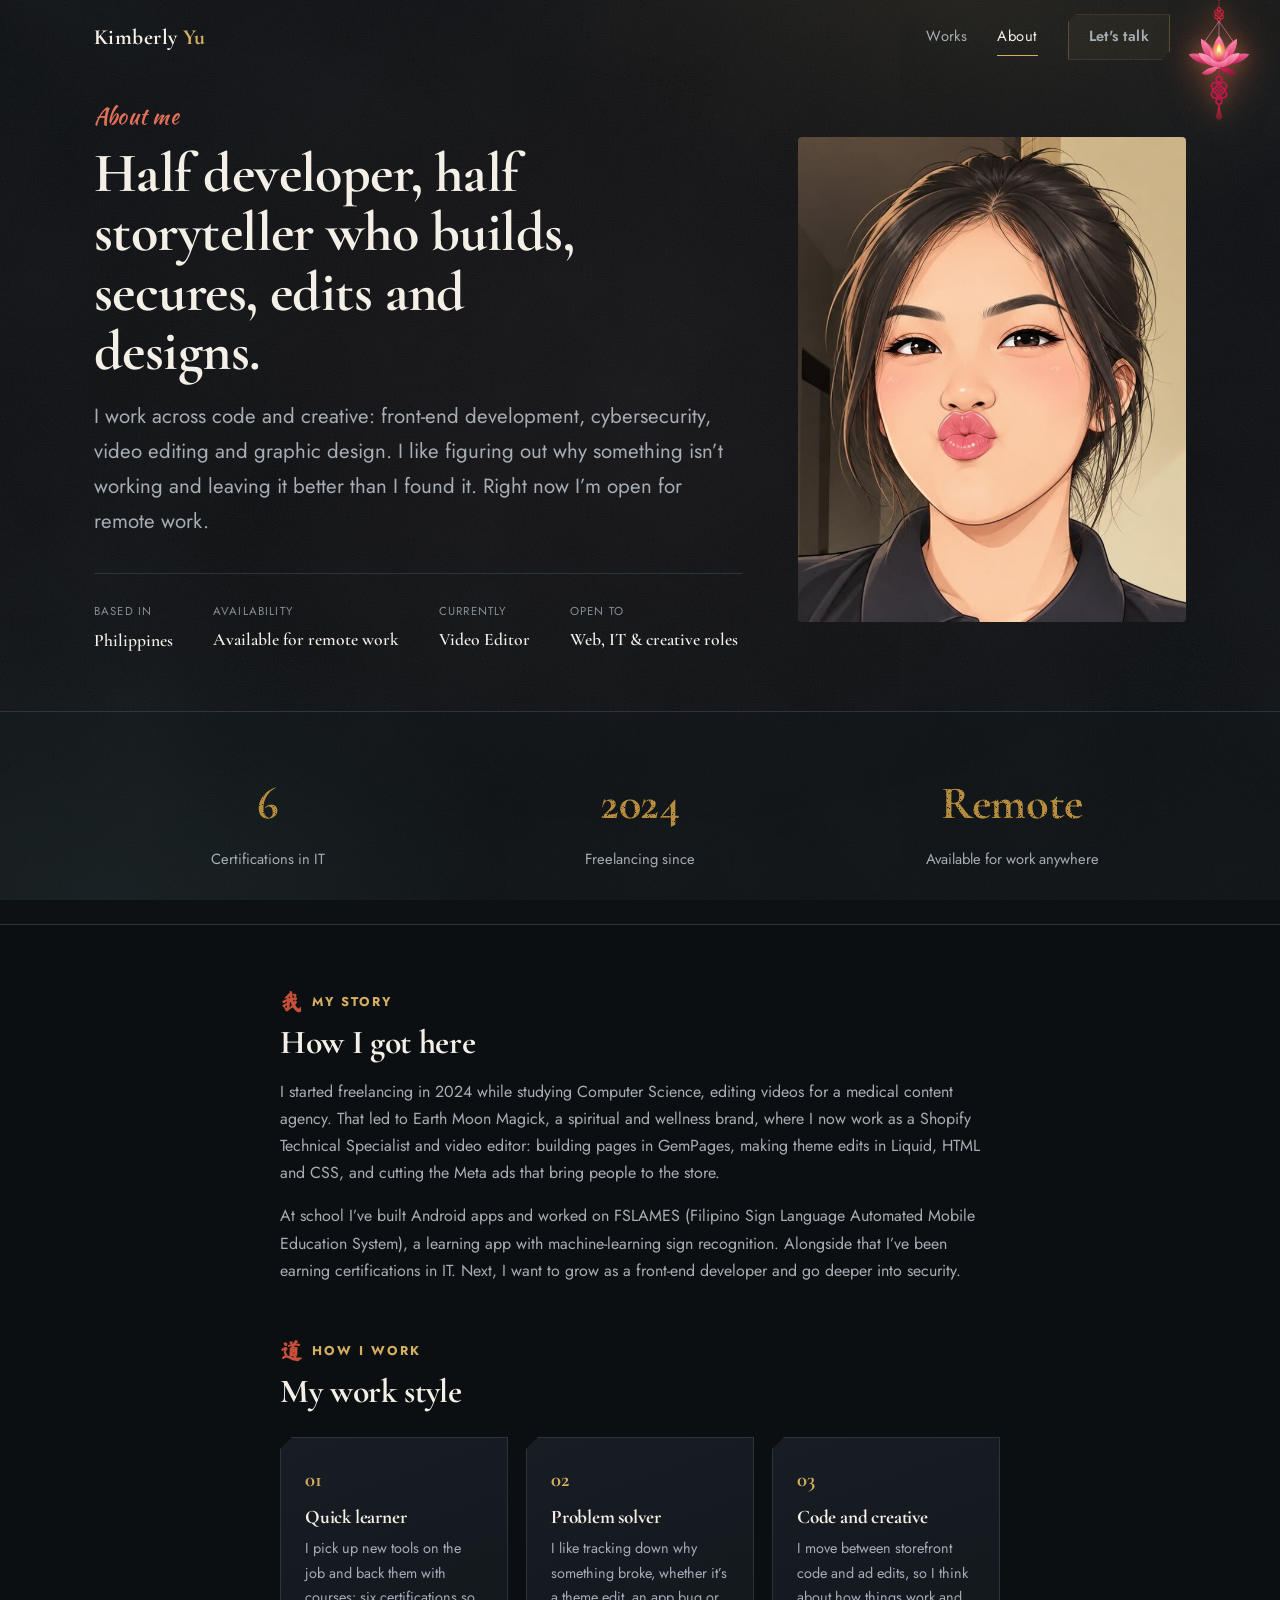
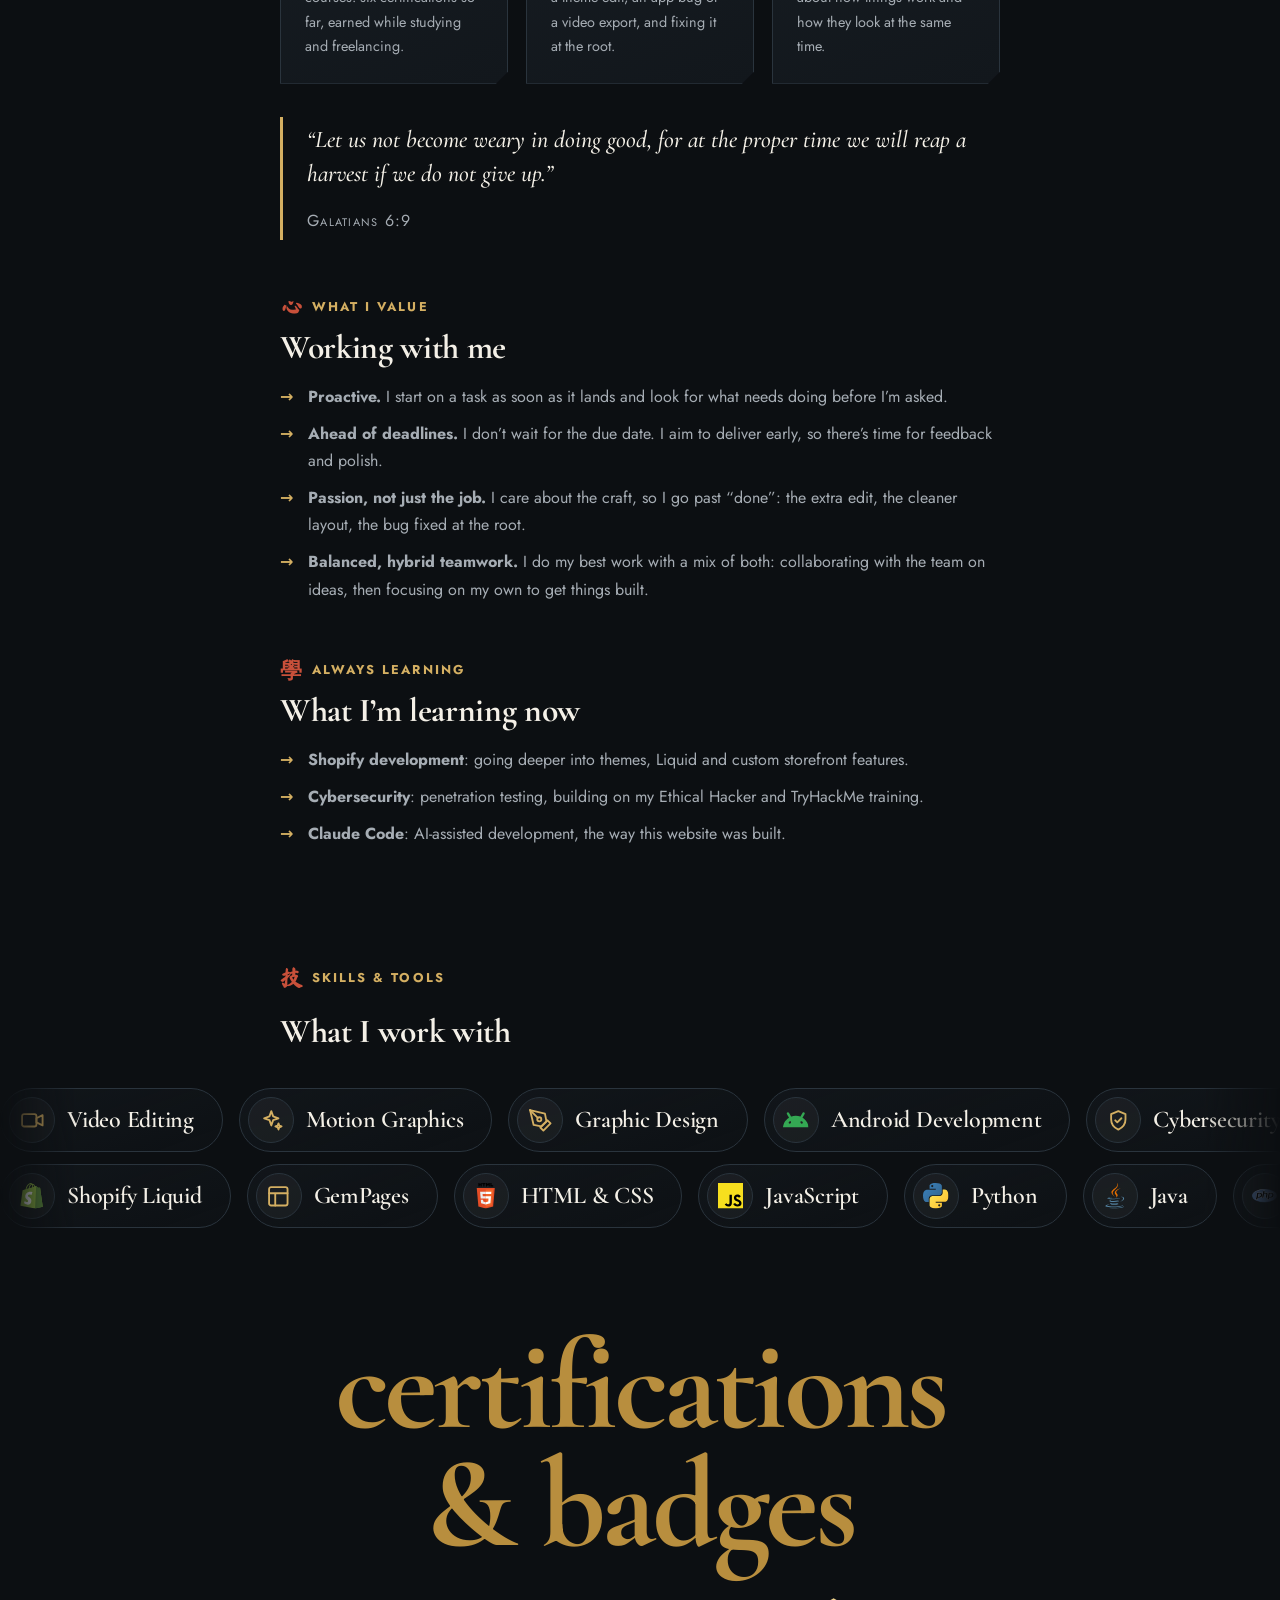
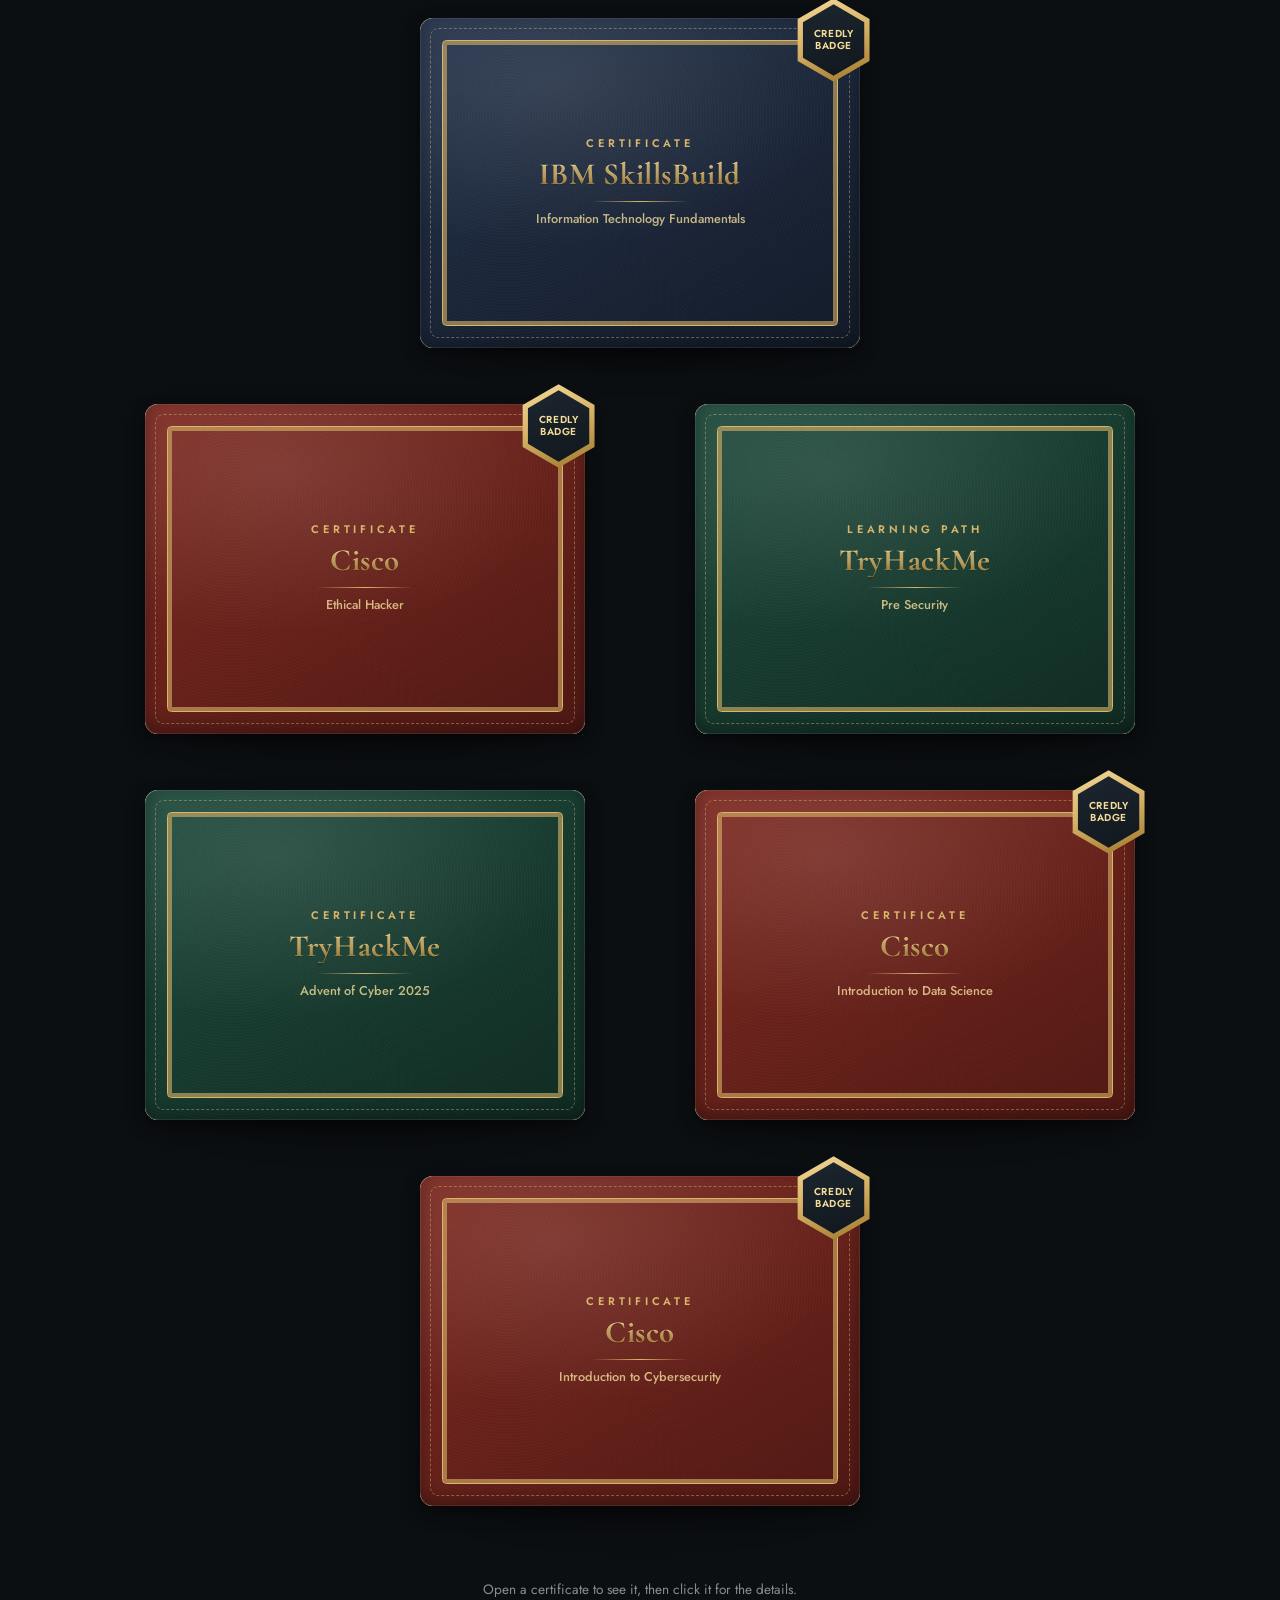
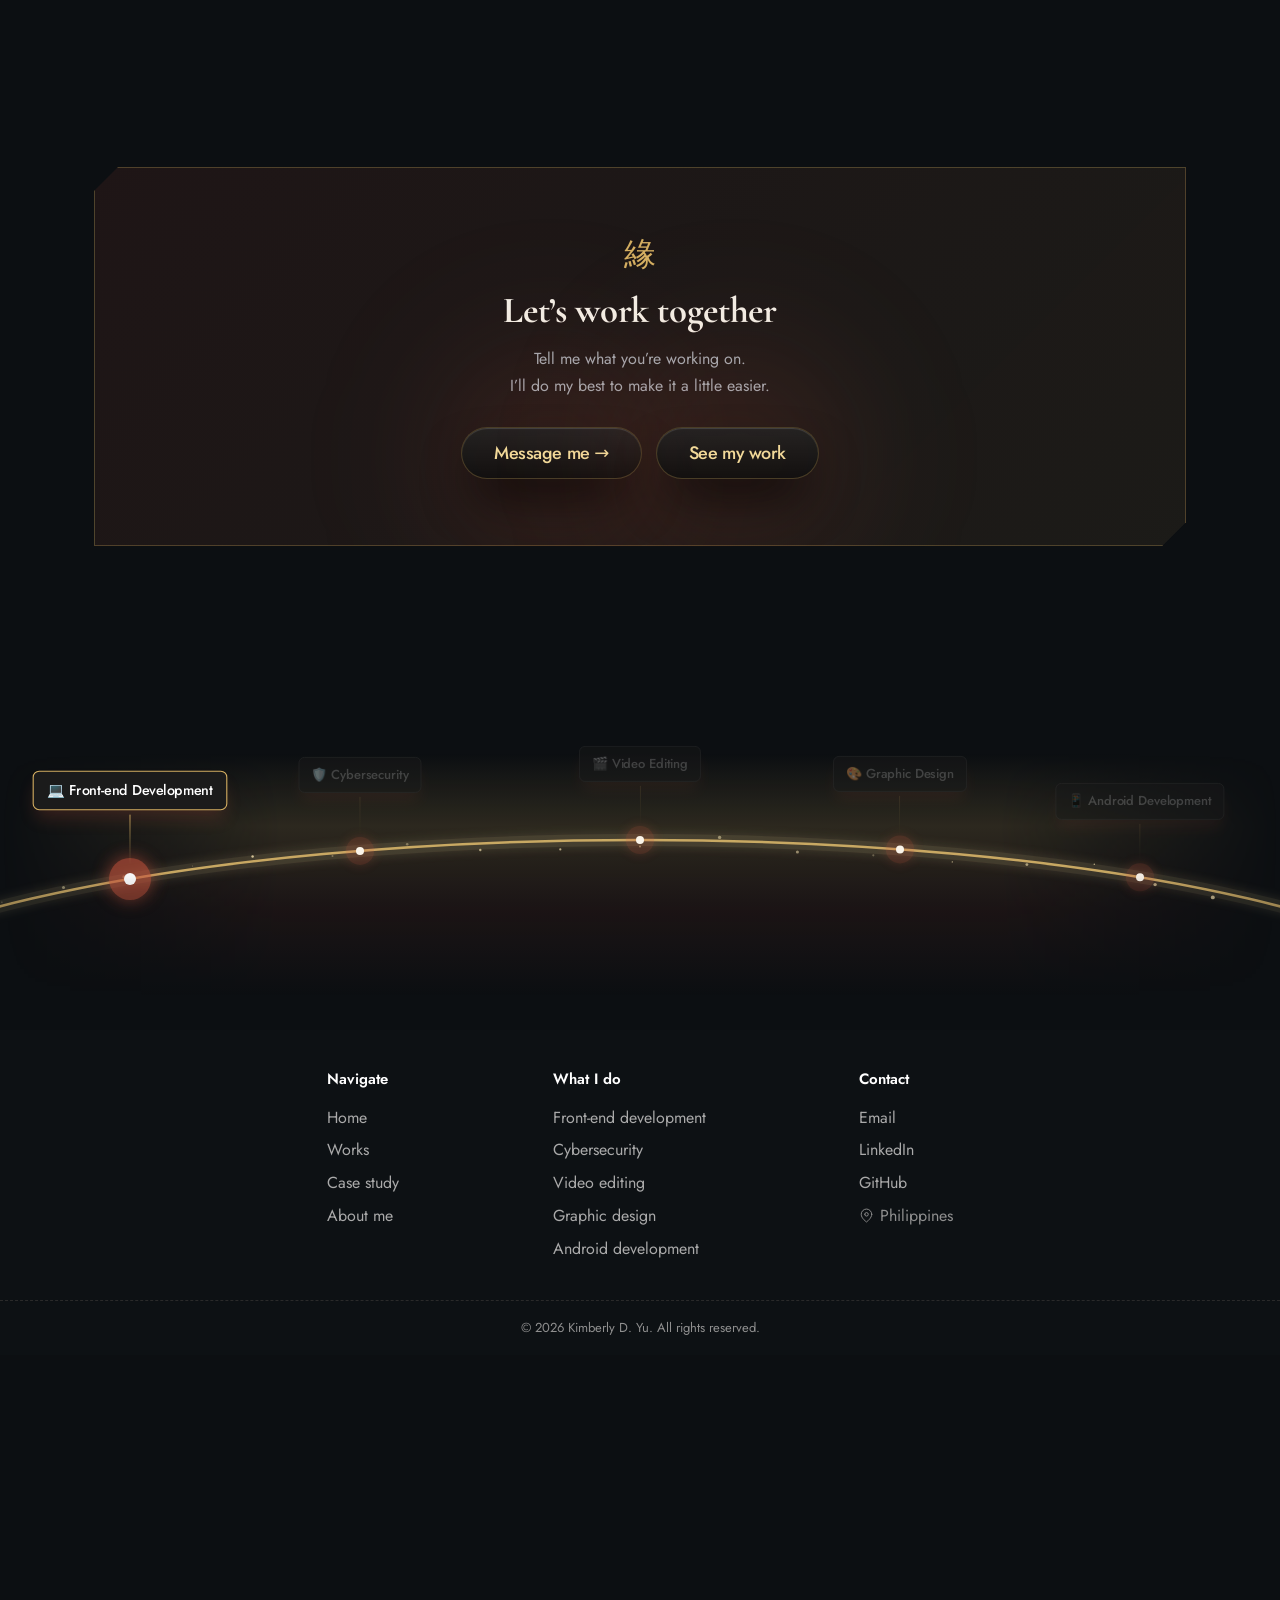
<file: about.html>
<!DOCTYPE html>
<html lang="en">
<head>
  <meta charset="UTF-8" />
  <meta name="viewport" content="width=device-width, initial-scale=1.0" />
  <title>About | Kimberly Yu</title>
  <meta name="description" content="About Kimberly D. Yu: front-end development, cybersecurity, video editing and graphic design, from the Philippines, open for remote work." />
  <script>
    (function(){ try { var t = sessionStorage.getItem('theme'); if (t === 'light' || t === 'dark') document.documentElement.setAttribute('data-theme', t); } catch(e){} })();
  </script>
  <script>
    /* Scroll-reveal: hide targets up-front only when we can animate them (no flash, no-JS safe) */
    (function(){ try { if ('IntersectionObserver' in window && !matchMedia('(prefers-reduced-motion: reduce)').matches) document.documentElement.classList.add('js-reveal'); } catch(e){} })();
  </script>
  <link rel="icon" href="favicon.ico" sizes="any" />
  <link rel="icon" type="image/png" href="favicon-64.png" sizes="64x64" />
  <link rel="apple-touch-icon" href="apple-touch-icon.png" />
  <link rel="preconnect" href="https://fonts.googleapis.com" />
  <link rel="preconnect" href="https://fonts.gstatic.com" crossorigin />
  <!-- fonts load without holding up the first paint -->
  <link rel="preload" as="style" href="https://fonts.googleapis.com/css2?family=Cormorant+Garamond:ital,wght@0,500;0,600;0,700;1,500;1,600&family=Jost:wght@400;500;600;700&family=Ma+Shan+Zheng&family=Kaushan+Script&display=swap" onload="this.onload=null;this.rel='stylesheet'" />
  <noscript><link rel="stylesheet" href="https://fonts.googleapis.com/css2?family=Cormorant+Garamond:ital,wght@0,500;0,600;0,700;1,500;1,600&family=Jost:wght@400;500;600;700&family=Ma+Shan+Zheng&family=Kaushan+Script&display=swap" /></noscript>
  <link rel="stylesheet" href="site-footer.css?v=20261124a" />
  <link rel="stylesheet" href="site-motion.css?v=20261124a" />
  <link rel="stylesheet" href="site-buttons.css?v=20261124a" />
  <link rel="stylesheet" href="site-cursor.css?v=20261124a" />
  <link rel="stylesheet" href="site-showcase.css?v=20261124a" />
  <link rel="stylesheet" href="site-certs.css?v=20261124a" />
  <style>
    :root {
      --ink: #0c0f12; --ink-2: #12171c; --surface: #171d23; --surface-2: #1c242b;
      --border: #2a343d; --border-gold: rgba(212,175,98,0.28);
      --gold: #d4af62; --gold-bright: #f2d999; --cinnabar: #c8503a; --jade: #79c0a6; --cyan: #7fd7d0;
      --text: #f4f0e7; --text-dim: #a6adb4; --text-mute: #858e96;
      --btn-ink: #17110a;
      --header-bg: rgba(12,15,18,0.72); --panel-bg: rgba(18,23,28,0.6);
      --thumb-a: #1e262d; --thumb-b: #12171c;
      --glow-1: rgba(212,175,98,0.10); --glow-2: rgba(127,215,208,0.06); --glow-3: rgba(200,80,58,0.035);
      --lantern-glow: drop-shadow(0 0 20px rgba(232,70,55,0.5)) drop-shadow(0 0 9px rgba(255,180,90,0.34));
      --max: 1140px; --measure: 720px;
      --serif: "Cormorant Garamond", Georgia, "Times New Roman", serif;
      --brush: "Ma Shan Zheng", cursive;
      --sans: "Jost", system-ui, -apple-system, "Segoe UI", Roboto, Helvetica, Arial, sans-serif;
    }
    :root[data-theme="light"] {
      --ink: #f3ead6; --ink-2: #ece0c7; --surface: #fbf5e6; --surface-2: #f5ecd7;
      --border: #dccdae; --border-gold: rgba(156,118,32,0.40);
      --gold: #9c7620; --gold-bright: #b6892f; --cinnabar: #bf3d29; --jade: #3f7d68; --cyan: #2b8079;
      --text: #2b2418; --text-dim: #5e5648; --text-mute: #6b6252;
      --header-bg: rgba(243,234,214,0.80); --panel-bg: rgba(246,238,217,0.72);
      --thumb-a: #e7dbc2; --thumb-b: #f1e8d3;
      --glow-1: rgba(212,175,98,0.20); --glow-2: rgba(43,128,121,0.08); --glow-3: rgba(191,61,41,0.06);
      --lantern-glow: none;
    }

    * { box-sizing: border-box; margin: 0; padding: 0; }
    html { scroll-behavior: smooth; }
    body { font-family: var(--sans); background: var(--ink); color: var(--text); line-height: 1.7; -webkit-font-smoothing: antialiased; overflow-x: hidden; transition: background .4s ease, color .4s ease; }
    body::before { content: ""; position: fixed; inset: 0; z-index: 0; pointer-events: none; transition: background .4s ease; background: radial-gradient(900px 500px at 78% -8%, var(--glow-1), transparent 60%), radial-gradient(700px 500px at 8% 100%, var(--glow-2), transparent 60%), radial-gradient(1000px 700px at 50% 40%, var(--glow-3), transparent 70%); }
    a { color: inherit; text-decoration: none; }
    .wrap { width: 100%; max-width: var(--max); margin: 0 auto; padding: 0 24px; position: relative; z-index: 1; }
    .measure { max-width: var(--measure); margin-inline: auto; }

    .seal { display: inline-grid; place-items: center; width: 40px; height: 40px; flex: 0 0 40px; background: var(--cinnabar); color: #fff5ea; font-family: var(--brush); font-size: 1.5rem; line-height: 1; border-radius: 3px; box-shadow: 0 0 0 1px rgba(255,255,255,0.12) inset; transform: rotate(-2deg); }
    .nav-right { display: flex; align-items: center; gap: 22px; }
    .lantern { position: fixed; top: 0; right: 30px; z-index: 60; background: none; border: 0; padding: 0; cursor: pointer; width: 62px; height: 120px; }
    .lantern svg { width: 62px; height: 120px; display: block; transform-origin: 50% 0; animation: sway 6s ease-in-out infinite; filter: var(--lantern-glow); transition: filter .35s ease, opacity .35s ease; }
    .lantern:hover svg { animation-duration: 2.4s; }
    :root[data-theme="light"] .lantern svg { opacity: 0.85; }
    @keyframes sway { 0%,100% { transform: rotate(-4deg); } 50% { transform: rotate(4deg); } }
    @media (prefers-reduced-motion: reduce) { .lantern svg { animation: none; } }

    /* ---------- Bamboo ambiance ---------- */
    .decor { position: fixed; inset: 0; z-index: 55; pointer-events: none; overflow: hidden; }
    .bamboo { position: fixed; top: 0; bottom: 0; width: 172px; opacity: 0.66; }
    .bamboo-left { left: 0; }
    .bamboo-right { right: 0; transform: scaleX(-1); }
    .bamboo .canes { position: absolute; inset: 0; width: 100%; height: 100%; display: block; }
    .bamboo .tops { position: absolute; top: 44px; left: 0; width: 172px; height: auto; display: block; }
    .leaf { position: fixed; top: 0; left: var(--x, 50vw); width: calc(15px * var(--s, 1)); z-index: 0; opacity: 0; will-change: transform, opacity; animation: leafFall var(--d, 11s) linear var(--delay, 0s) infinite; }
    .leaf svg { width: 100%; height: auto; display: block; }
    .leaves-back { position: fixed; inset: 0; z-index: -1; pointer-events: none; overflow: hidden; } /* behind all page content */
    .leaves-back .leaf svg { filter: blur(0.3px); }
    @keyframes leafFall {
      0% { transform: translate(0, -12vh) rotate(0deg); opacity: 0.65; }
      50% { transform: translate(calc(var(--drift, 0px) * 0.6), 48vh) rotate(calc(var(--spin, 180deg) * 0.5)); opacity: 0.26; }
      75% { opacity: 0.08; }
      100% { transform: translate(var(--drift, 0px), 114vh) rotate(var(--spin, 360deg)); opacity: 0; }
    }
    @media (max-width: 1440px) { .bamboo { display: none; } }
    @media (prefers-reduced-motion: reduce) { .leaf { display: none; } }


    header { position: sticky; top: 0; z-index: 50; background: var(--header-bg); backdrop-filter: blur(14px); transition: background .4s ease, backdrop-filter .4s ease; }
    /* At the very top the header blends into the page; its background returns once you scroll (site-motion.js) */
    header.at-top { background: transparent; backdrop-filter: none; }
    /* keep clear of the lantern only when the screen is too narrow for the margin to do it */
    .nav { display: flex; align-items: center; justify-content: space-between; height: 74px; padding-right: max(0px, 110px - max(0px, (100vw - var(--max)) / 2)); }
    /* on wide screens, pull the links up to 40px further right, never closer than 110px to the screen edge (lantern) */
    .nav > .nav-right { margin-right: calc(-1 * min(40px, max(0px, (100vw - var(--max)) / 2 - 110px))); }
    .brand { display: flex; align-items: center; gap: 12px; }
    .brand .name { font-family: var(--serif); font-weight: 700; font-size: 1.35rem; letter-spacing: 0.02em; }
    .brand .name span { color: var(--gold); }
    .nav-links { display: flex; gap: 30px; align-items: center; }
    .nav-links a { color: var(--text-dim); font-size: 0.92rem; letter-spacing: 0.03em; transition: color .2s; position: relative; }
    .nav-links a:not(.nav-cta)::after { content: ""; position: absolute; left: 0; bottom: -6px; width: 0; height: 1px; background: var(--gold); transition: width .25s; }
    .nav-links a:not(.nav-cta):hover::after, .nav-links a.active:not(.nav-cta)::after { width: 100%; }
    .nav-links a:hover, .nav-links a.active { color: var(--text); }
    .nav-cta { color: var(--gold); border: 1px solid var(--border-gold); padding: 9px 20px; font-weight: 600; font-size: 0.88rem; letter-spacing: 0.04em; clip-path: polygon(8px 0, 100% 0, 100% calc(100% - 8px), calc(100% - 8px) 100%, 0 100%, 0 8px); transition: all .2s; background: rgba(212,175,98,0.05); }
    .nav-cta:hover { background: var(--gold); color: var(--btn-ink); }
    .nav-toggle { display: none; background: none; border: 0; color: var(--gold); font-size: 1.5rem; cursor: pointer; }

    .btn { display: inline-flex; align-items: center; gap: 9px; padding: 12px 24px; font-weight: 600; font-size: 0.95rem; letter-spacing: 0.03em; transition: all .2s; clip-path: polygon(10px 0, 100% 0, 100% calc(100% - 10px), calc(100% - 10px) 100%, 0 100%, 0 10px); }
    .btn-primary { background: linear-gradient(120deg, var(--gold), var(--gold-bright)); color: var(--btn-ink); }
    .btn-primary:hover { transform: translateY(-2px); box-shadow: 0 14px 34px rgba(212,175,98,0.32); }
    .btn-ghost { border: 1px solid var(--border-gold); color: var(--gold); background: rgba(212,175,98,0.04); }
    .btn-ghost:hover { border-color: var(--gold); background: rgba(212,175,98,0.1); transform: translateY(-2px); }
    .grad { background: linear-gradient(100deg, var(--gold-bright), var(--gold) 40%, var(--cinnabar)); -webkit-background-clip: text; background-clip: text; color: transparent; }

    .crumb { padding: 26px 0 0; font-size: 0.88rem; color: var(--text-dim); }
    .crumb a:hover { color: var(--gold); }
    .crumb .sep { margin: 0 8px; opacity: 0.5; }

    .case-hero { padding: 30px 0 46px; position: relative; overflow: hidden; }
    .case-hero .wrap { position: relative; z-index: 2; }
    .case-tags { display: flex; flex-wrap: wrap; gap: 8px; margin-bottom: 18px; }
    .case-tags span { font-size: 0.7rem; text-transform: uppercase; letter-spacing: 0.08em; color: var(--cyan); border: 1px solid var(--cyan); padding: 4px 11px; opacity: 0.9; }
    .case-hero h1 { font-family: var(--serif); font-weight: 700; font-size: clamp(2rem, 5.4vw, 3.5rem); line-height: 1.06; letter-spacing: -0.01em; max-width: 20ch; }
    .case-hero .lede { margin-top: 18px; font-size: clamp(1.05rem, 2vw, 1.28rem); color: var(--text-dim); max-width: 58ch; }
    .case-meta { display: flex; flex-wrap: wrap; gap: 40px; margin-top: 34px; padding-top: 28px; border-top: 1px solid var(--border); }
    .case-meta .m .k { font-size: 0.72rem; text-transform: uppercase; letter-spacing: 0.1em; color: var(--text-mute); }
    .case-meta .m .v { font-weight: 600; margin-top: 4px; font-size: 0.98rem; font-family: var(--serif); font-size: 1.1rem; }
    .case-media { aspect-ratio: 16/8; margin-top: 36px; border: 1px solid var(--border-gold); display: grid; place-items: center; color: var(--text); letter-spacing: 0.03em; font-size: 0.9rem; background: linear-gradient(135deg, rgba(200,80,58,0.22), rgba(212,175,98,0.16)); clip-path: polygon(24px 0, 100% 0, 100% calc(100% - 24px), calc(100% - 24px) 100%, 0 100%, 0 24px); }

    .results { background: var(--panel-bg); border-top: 1px solid var(--border); border-bottom: 1px solid var(--border); margin-top: 10px; transition: background .4s ease; }
    .results-grid { display: grid; grid-template-columns: repeat(3, 1fr); gap: 24px; padding: 52px 0; }
    .result { text-align: center; }
    .result .n { font-family: var(--serif); font-size: clamp(2rem, 5vw, 2.9rem); font-weight: 700; letter-spacing: -0.01em; }
    .result .l { color: var(--text-dim); font-size: 0.92rem; margin-top: 4px; }

    article { padding: 66px 0 24px; }
    article h2 { font-family: var(--serif); font-size: clamp(1.6rem, 3.4vw, 2.1rem); letter-spacing: -0.01em; font-weight: 700; margin: 50px 0 14px; }
    article h2:first-of-type { margin-top: 0; }
    article h3 { font-family: var(--serif); font-size: 1.4rem; letter-spacing: -0.01em; margin: 30px 0 8px; font-weight: 700; }
    article p { color: var(--text-dim); margin-bottom: 16px; }
    article ul { margin: 0 0 18px 0; padding-left: 0; list-style: none; }
    article ul li { color: var(--text-dim); padding-left: 28px; position: relative; margin-bottom: 10px; }
    article ul li::before { content: "→"; position: absolute; left: 0; color: var(--gold); font-weight: 700; }
    .kicker { color: var(--gold); font-weight: 700; font-size: 0.8rem; text-transform: uppercase; letter-spacing: 0.16em; display: flex; align-items: center; gap: 10px; }
    .kicker .zh { font-family: var(--brush); color: var(--cinnabar); font-size: 1.4rem; letter-spacing: 0; }

    .quote { border-left: 3px solid var(--gold); padding: 6px 0 6px 24px; margin: 34px 0; }
    .quote p { font-family: var(--serif); font-size: 1.5rem; line-height: 1.4; color: var(--text); font-weight: 500; }
    .quote .cite { color: var(--text-dim); font-size: 0.92rem; margin-top: 10px; font-variant: small-caps; letter-spacing: 0.08em; font-size: 1rem; }

    .deliv { display: grid; grid-template-columns: repeat(3, 1fr); gap: 18px; margin: 24px 0 8px; }
    .deliv .col { position: relative; background: linear-gradient(160deg, var(--surface), var(--ink-2)); border: 1px solid var(--border); padding: 24px; clip-path: polygon(12px 0, 100% 0, 100% calc(100% - 12px), calc(100% - 12px) 100%, 0 100%, 0 12px); }
    .deliv .col .ico { font-size: 1.5rem; margin-bottom: 10px; }
    .deliv .col h3, .deliv .col h4 { font-family: var(--serif); font-size: 1.2rem; margin: 0 0 6px; line-height: 1.3; }
    .deliv .col p { font-size: 0.9rem; color: var(--text-dim); margin: 0; }

    .gallery { display: grid; grid-template-columns: repeat(2, 1fr); gap: 16px; margin: 24px 0; }
    .gallery .g { aspect-ratio: 4/3; border: 1px solid var(--border); display: grid; place-items: center; color: var(--text-mute); font-size: 0.82rem; background: linear-gradient(135deg, var(--thumb-a), var(--thumb-b)); }
    .gallery .g.wide { grid-column: 1 / -1; aspect-ratio: 16/7; }

    .video-embed { aspect-ratio: 16/9; border: 1px solid var(--border); display: grid; place-items: center; background: linear-gradient(135deg, var(--thumb-a), var(--thumb-b)); margin: 24px 0; }
    .video-embed .play { width: 66px; height: 66px; border-radius: 999px; background: linear-gradient(120deg, var(--gold), var(--gold-bright)); display: grid; place-items: center; color: var(--btn-ink); font-size: 1.4rem; }

    .divider { display: flex; align-items: center; justify-content: center; gap: 18px; padding: 24px 0; }
    .divider .l { height: 1px; width: 90px; background: linear-gradient(90deg, transparent, var(--border-gold)); }
    .divider .l.r { background: linear-gradient(90deg, var(--border-gold), transparent); }
    .divider .mark { color: var(--gold); font-size: 0.8rem; letter-spacing: 0.3em; }

    .case-cta { border: 1px solid var(--border-gold); background: linear-gradient(135deg, rgba(200,80,58,0.10), rgba(212,175,98,0.08)); padding: 58px 44px; text-align: center; margin: 58px 0 0; clip-path: polygon(24px 0, 100% 0, 100% calc(100% - 24px), calc(100% - 24px) 100%, 0 100%, 0 24px); }
    .case-cta .zh { font-family: var(--brush); color: var(--gold); font-size: 2rem; display: block; margin-bottom: 10px; }
    .case-cta h2 { font-family: var(--serif); font-size: clamp(1.6rem, 4vw, 2.3rem); line-height: 1.2; letter-spacing: -0.01em; font-weight: 700; margin: 0 auto; }
    .case-cta p { color: var(--text-dim); margin: 12px auto 0; max-width: 46ch; }
    .case-cta p.cta-lines { max-width: none; }
    .cta-lines span { display: block; }
    .cta-actions { display: flex; gap: 14px; justify-content: center; flex-wrap: wrap; margin-top: 28px; }

    .pager { display: flex; justify-content: space-between; gap: 16px; margin-top: 40px; flex-wrap: wrap; }
    .pager a { color: var(--text-dim); font-size: 0.94rem; }
    .pager a:hover { color: var(--gold); }

    /* ---------- About page ---------- */
    /* Placeholder copy: dimmed + italic so it's obvious what still needs writing */
    .ph { color: var(--text-mute) !important; font-style: italic; }
    .about-grid { display: grid; grid-template-columns: 1.25fr 0.75fr; gap: 56px; align-items: center; }
    .about-photo { aspect-ratio: 4/5; border: 1px dashed var(--border-gold); display: grid; place-items: center; text-align: center; padding: 24px; color: var(--text-mute); font-size: 0.9rem; font-style: italic; background: linear-gradient(135deg, var(--thumb-a), var(--thumb-b)); }
    .deliv .col .num { font-family: var(--serif); color: var(--gold); font-size: 1.3rem; font-weight: 700; margin-bottom: 8px; }
    /* Keep each section label right above its heading, with the gap before the label instead */
    article .kicker { margin-top: 56px; }
    article .kicker:first-child { margin-top: 0; }
    article .kicker + h2 { margin-top: 10px; }

    @media (max-width: 860px) {
      .about-grid { grid-template-columns: 1fr; gap: 32px; }
      .about-photo { max-width: 320px; width: 100%; order: -1; justify-self: center; } /* photo first, centred, when stacked */
      .results-grid { grid-template-columns: 1fr; gap: 28px; }
      .deliv { grid-template-columns: 1fr; }
      .gallery { grid-template-columns: 1fr; }
      .gallery .g.wide { aspect-ratio: 4/3; }
      .nav-links { display: none; }
      .nav-toggle { display: block; }
      .nav-links.open { display: flex; position: absolute; top: 74px; left: 0; right: 0; flex-direction: column; gap: 0; background: var(--ink-2); border-bottom: 1px solid var(--border-gold); padding: 8px 24px 22px; }
      .nav-links.open a { padding: 13px 0; width: 100%; text-align: center; }
      .nav-links.open .nav-cta { text-align: center; margin-top: 10px; }
      .nav { padding-right: 66px; }
      .lantern { width: 46px; height: 89px; right: 12px; }
      .lantern svg { width: 46px; height: 89px; }
    }
    /* Skills & tools band: full-width rows of pills sliding in opposite directions */
    .sk { padding: 70px 0 10px; }
    .sk h2 { font-family: var(--serif); font-size: clamp(1.6rem, 3.4vw, 2.1rem); letter-spacing: -0.01em; font-weight: 700; margin: 6px 0 0; }
    .tm-sprite { position: absolute; width: 0; height: 0; overflow: hidden; }
    .tm-rows { display: flex; flex-direction: column; gap: 12px; margin-top: 28px;
      -webkit-mask-image: linear-gradient(90deg, transparent, #000 6%, #000 94%, transparent); mask-image: linear-gradient(90deg, transparent, #000 6%, #000 94%, transparent); }
    .tm-row { position: relative; display: flex; overflow: hidden; }
    .tm-track { display: flex; white-space: nowrap; min-width: 100%; will-change: transform; }
    .tm-track.left { animation: tm-marquee-left 40s linear infinite; }
    .tm-track.right { animation: tm-marquee-right 34s linear infinite; }
    .tm-chip { display: inline-flex; align-items: center; gap: 12px; flex: 0 0 auto; height: 64px; margin-right: 16px; padding: 8px 28px 8px 8px; box-sizing: border-box;
      border: 1px solid var(--border); border-radius: 999px; background: var(--surface); }
    .tm-chip .pic { width: 46px; height: 46px; flex: 0 0 auto; border-radius: 50%; display: grid; place-items: center; background: var(--surface-2); border: 1px solid var(--border); }
    .tm-chip .pic svg { width: 56%; height: 56%; fill: currentColor; color: var(--gold); }
    .tm-chip .pic svg.is-logo { width: 58%; height: 58%; fill: #000; } /* full-colour brand logos keep their own colours */
    .tm-chip .lbl { font-family: var(--serif); font-size: 1.5rem; font-weight: 600; letter-spacing: -0.01em; color: var(--text); }
    @media (max-width: 640px) { .tm-chip { height: 54px; padding-right: 20px; } .tm-chip .pic { width: 38px; height: 38px; } .tm-chip .lbl { font-size: 1.2rem; } }
    @keyframes tm-marquee-left { 0% { transform: translateX(0); } 100% { transform: translateX(-25%); } }
    @keyframes tm-marquee-right { 0% { transform: translateX(-25%); } 100% { transform: translateX(0); } }
    @media (prefers-reduced-motion: reduce) { .tm-track.left, .tm-track.right { animation: none; } }
    .about-photo.has-img { padding: 0; border: 0; overflow: hidden; border-radius: 4px; }
    .about-photo.has-img img { width: 100%; height: 100%; object-fit: cover; display: block; }
    /* Outside work: small illustrated strip at the bottom of each card */
    .hb .col { display: flex; flex-direction: column; }
    .hb-art { margin-top: auto; padding-top: 18px; display: flex; flex-wrap: wrap; gap: 8px; }
    .hb-game { display: flex; align-items: center; gap: 10px; width: 100%; padding: 8px 12px; border-radius: 10px; box-sizing: border-box;
      background: linear-gradient(120deg, var(--g2), color-mix(in srgb, var(--g2) 60%, #000)); border: 1px solid color-mix(in srgb, var(--g1) 45%, transparent); }
    .hb-game .g-mark { width: 28px; height: 28px; flex: none; display: grid; place-items: center; border-radius: 50%; color: var(--g2);
      background: radial-gradient(circle at 35% 30%, #fff, var(--g1)); font-size: 0.95rem; font-weight: 700; }
    .hb-game .g-name { font-family: var(--serif); font-size: 1.02rem; font-weight: 600; color: #f4efe4; letter-spacing: 0.01em; }
    .hb-lang { display: inline-flex; align-items: center; gap: 8px; padding: 6px 12px 6px 6px; border-radius: 999px; border: 1px solid var(--border); background: var(--surface-2); font-size: 0.86rem; color: var(--text); }
    .hb-lang .flag { width: 30px; height: 20px; flex: none; border-radius: 3px; overflow: hidden; box-shadow: 0 0 0 1px rgba(0,0,0,0.25); }
    .hb-lang .flag svg { display: block; width: 100%; height: 100%; }
    .hb-shelf { align-items: flex-end; justify-content: space-between; flex-wrap: nowrap; gap: 14px; }
    .hb-books { display: flex; align-items: flex-end; gap: 4px; }
    .hb-book { width: 26px; height: 92px; border-radius: 3px 3px 2px 2px; background: linear-gradient(90deg, rgba(0,0,0,0.25), transparent 30%, rgba(255,255,255,0.08) 60%, rgba(0,0,0,0.2)), var(--b);
      box-shadow: inset 0 6px 0 rgba(217,181,106,0.5), inset 0 -6px 0 rgba(217,181,106,0.5); display: grid; place-items: center; overflow: hidden; }
    .hb-book:nth-child(2) { height: 104px; } .hb-book:nth-child(3) { height: 84px; transform: rotate(6deg); transform-origin: bottom left; }
    .hb-book span { writing-mode: vertical-rl; transform: rotate(180deg); font-size: 0.6rem; color: rgba(244,220,154,0.85); white-space: nowrap; }
    .hb-discs { display: flex; }
    .hb-disc { position: relative; width: 74px; height: 74px; flex: none; }
    .hb-disc + .hb-disc { margin-left: -26px; margin-top: 18px; }
    .hb-disc .vinyl { position: absolute; inset: 0; border-radius: 50%; z-index: 0;
      background: radial-gradient(circle, var(--gold) 0 11%, #111 12% 14%, transparent 15%), repeating-radial-gradient(circle, #151515 0 2px, #222 2px 3px); transition: transform .6s ease; }
    .hb-disc .cover { position: absolute; z-index: 1; left: -10px; top: 6px; width: 62px; height: 62px; border-radius: 4px; display: grid; place-items: center; text-align: center; overflow: hidden;
      font-size: 0.55rem; line-height: 1.2; padding: 4px; box-sizing: border-box; color: var(--text-mute); background: var(--surface-2); border: 1px dashed var(--border-gold); }
    .hb-disc .cover img { position: absolute; inset: 0; width: 100%; height: 100%; object-fit: cover; }
    .hb-disc .cover:has(img) { border: 0; }
    .hb .col:hover .hb-disc .vinyl { transform: translateX(16px) rotate(200deg); }
    @media (prefers-reduced-motion: reduce) { .hb .col:hover .hb-disc .vinyl { transform: translateX(16px); } }
    /* Phones: tighter gaps between sections */
    @media (max-width: 720px) {
      .case-hero { padding-bottom: 32px; }
      .results-grid { padding: 32px 0; gap: 22px; }
      article .kicker { margin-top: 36px; }
      article h2 { margin-top: 34px; }
      .deliv { margin: 18px 0 4px; }
      .quote { margin: 24px 0; }
      .sk { padding-top: 44px; }
      .cb { padding-top: 6vh; padding-bottom: 7vh; }
      .cb .cb-grid { gap: 30px; margin-top: 3vh; }
      .cb .cb-hint { margin-top: 4vh; }
      .case-cta { margin-top: 36px; padding: 40px 24px; }
      .pager { margin-top: 28px; }
      footer.vf { margin-top: 40px; }
    }
  </style>
</head>
<body>
  <a class="skip-link" href="#main">Skip to content</a>

  <!-- Lantern light/dark switch — hangs from the top-right corner -->
  <button class="lantern" id="lantern" aria-label="Switch to light mode" title="Toggle light / dark">
    <svg viewBox="0 0 96 186" aria-hidden="true">
      <defs>
        <linearGradient id="ltBack" x1="0" y1="0" x2="0" y2="1"><stop offset="0" stop-color="#f06292"/><stop offset="1" stop-color="#b0174a"/></linearGradient>
        <linearGradient id="ltMid" x1="0" y1="0" x2="0" y2="1"><stop offset="0" stop-color="#ff86ab"/><stop offset="1" stop-color="#d42a62"/></linearGradient>
        <linearGradient id="ltFront" x1="0" y1="0" x2="0" y2="1"><stop offset="0" stop-color="#ffa6c1"/><stop offset="1" stop-color="#e2467a"/></linearGradient>
        <linearGradient id="ltDeep" x1="0" y1="0" x2="1" y2="1"><stop offset="0" stop-color="#d0285d"/><stop offset="1" stop-color="#8e0f3a"/></linearGradient>
        <radialGradient id="ltGlow" cx="0.5" cy="0.5" r="0.5"><stop offset="0" stop-color="#fff3c4" stop-opacity="0.95"/><stop offset="0.45" stop-color="#ffc861" stop-opacity="0.55"/><stop offset="1" stop-color="#ff9a3c" stop-opacity="0"/></radialGradient>
        <radialGradient id="ltFlame" cx="0.5" cy="0.7" r="0.6"><stop offset="0" stop-color="#ffffff"/><stop offset="0.45" stop-color="#fff2a8"/><stop offset="1" stop-color="#ffb03a"/></radialGradient>
      </defs>
      <!-- cord + small knot -->
      <line x1="48" y1="0" x2="48" y2="12" stroke="#d3243a" stroke-width="1.4" stroke-dasharray="2 1.4"/>
      <g fill="none" stroke="#d3243a" stroke-width="1.7">
        <circle cx="48" cy="14.4" r="2.6"/>
        <g transform="translate(48 22.4) rotate(45)">
          <rect x="-4" y="-4" width="8" height="8"/>
          <path d="M-4 -1.3 H4 M-4 1.3 H4 M-1.3 -4 V4 M1.3 -4 V4" stroke-width="1"/>
          <path d="M4 -3 A3.2 3.2 0 1 1 4 3 M-4 -3 A3.2 3.2 0 1 0 -4 3 M-3 -4 A3.2 3.2 0 1 1 3 -4 M-3 4 A3.2 3.2 0 1 0 3 4"/>
        </g>
        <circle cx="48" cy="30.4" r="2.6"/>
      </g>
      <!-- hanging strings -->
      <path d="M48 33 L22 70 M48 33 L48 60 M48 33 L74 70" stroke="#f7a8c2" stroke-width="0.8" fill="none"/>
      <!-- lotus: back petals -->
      <path d="M48 101 C30 103 9 97 1 84 C14 80 35 87 48 101 Z" fill="url(#ltBack)"/>
      <path d="M48 101 C66 103 87 97 95 84 C82 80 61 87 48 101 Z" fill="url(#ltBack)"/>
      <path d="M46 99 C31 94 19 78 20 60 C33 66 43 81 46 99 Z" fill="url(#ltMid)"/>
      <path d="M50 99 C65 94 77 78 76 60 C63 66 53 81 50 99 Z" fill="url(#ltMid)"/>
      <!-- centre petal holding the flame -->
      <path d="M48 99 C37 90 35 71 48 55 C61 71 59 90 48 99 Z" fill="url(#ltMid)"/>
      <circle cx="48" cy="80" r="15" fill="url(#ltGlow)"/>
      <path d="M48 66 C52.5 72 53.5 79 48 84 C42.5 79 43.5 72 48 66 Z" fill="url(#ltFlame)"/>
      <path d="M48 80 V84" stroke="#5a2a10" stroke-width="0.6" stroke-linecap="round"/>
      <!-- side petals curving in -->
      <path d="M47 104 C34 104 20 95 16 82 C29 82 42 91 47 104 Z" fill="url(#ltFront)"/>
      <path d="M49 104 C62 104 76 95 80 82 C67 82 54 91 49 104 Z" fill="url(#ltFront)"/>
      <path d="M45 103 C38 99 33 89 35 79 C42 84 46 93 45 103 Z" fill="url(#ltMid)"/>
      <path d="M51 103 C58 99 63 89 61 79 C54 84 50 93 51 103 Z" fill="url(#ltMid)"/>
      <!-- front cup petal -->
      <path d="M48 107 C40 106 34 99 35 90 C41 95 45 96 48 96 C51 96 55 95 61 90 C62 99 56 106 48 107 Z" fill="url(#ltFront)"/>
      <!-- drooping lower petals -->
      <path d="M47 104 C40 115 29 119 21 114 C28 106 38 103 47 104 Z" fill="url(#ltMid)"/>
      <path d="M49 104 C56 115 67 119 75 114 C68 106 58 103 49 104 Z" fill="url(#ltDeep)"/>
      <!-- soft highlights -->
      <path d="M25 66 C30 72 36 80 40 90 M71 66 C66 72 60 80 56 90 M12 86 C20 88 28 92 34 96" stroke="#fff" stroke-opacity="0.28" stroke-width="1.1" fill="none" stroke-linecap="round"/>
      <!-- beads + big knot -->
      <circle cx="48" cy="111" r="1.6" fill="#c2184b"/>
      <circle cx="48" cy="115" r="1.6" fill="#c2184b"/>
      <g fill="none" stroke="#c2184b" stroke-width="2.6">
        <circle cx="48" cy="123" r="4.6"/>
        <g transform="translate(48 140) rotate(45)">
          <rect x="-7" y="-7" width="14" height="14"/>
          <path d="M-7 -2.3 H7 M-7 2.3 H7 M-2.3 -7 V7 M2.3 -7 V7" stroke-width="1.7"/>
          <path d="M7 -5 A5.4 5.4 0 1 1 7 5 M-7 -5 A5.4 5.4 0 1 0 -7 5 M-5 -7 A5.4 5.4 0 1 1 5 -7 M-5 7 A5.4 5.4 0 1 0 5 7"/>
        </g>
        <circle cx="48" cy="157" r="4.6"/>
      </g>
      <!-- tassel -->
      <circle cx="48" cy="164" r="1.6" fill="#c2184b"/>
      <path d="M48 166 L47 186 M48 166 L49.5 185 M48 166 L45 184 M48 166 L51 184 M48 166 L43.5 182 M48 166 L52.5 182" stroke="#d3243a" stroke-width="0.9" stroke-linecap="round"/>
    </svg>
  </button>

  <!-- Bamboo ambiance -->
  <div class="decor" aria-hidden="true">
    <div class="leaves" id="leaves"></div>
  </div>

  <!-- ===== Header ===== -->
  <header>
    <div class="wrap nav">
      <a href="index.html" class="brand" aria-label="Kimberly Yu, home">
        <span class="name">Kimberly <span>Yu</span></span>
      </a>
      <div class="nav-right">
        <nav class="nav-links" id="navLinks">
          <a href="index.html#projects">Works</a>
          <a href="index.html#about" class="active" aria-current="page">About</a>
          <a href="index.html#contact" class="nav-cta">Let's talk</a>
        </nav>
        <button class="nav-toggle" id="navToggle" aria-label="Toggle menu">☰</button>
      </div>
    </div>
  </header>

  <!-- ===== About hero =====
       Everything in class="ph" is placeholder copy: replace the text and remove the class. -->
  <section id="main" tabindex="-1" class="case-hero">
    <div class="wrap about-grid">
      <div data-reveal-group>
        <div class="case-tags is-brush"><span>About me</span></div>
        <h1>Half developer, half storyteller who builds, secures, edits and designs.</h1>
        <p class="lede">I work across code and creative: front-end development, cybersecurity, video editing and graphic design. I like figuring out why something isn’t working and leaving it better than I found it. Right now I’m open for remote work.</p>
        <div class="case-meta">
          <div class="m"><div class="k">Based in</div><div class="v">Philippines</div></div>
          <div class="m"><div class="k">Availability</div><div class="v">Available for remote work</div></div>
          <div class="m"><div class="k">Currently</div><div class="v">Video Editor</div></div>
          <div class="m"><div class="k">Open to</div><div class="v">Web, IT &amp; creative roles</div></div>
        </div>
      </div>
      <div class="about-photo has-img" data-reveal><img src="media/portrait.jpg" alt="Illustrated portrait of Kimberly"></div>
    </div>
  </section>

  <!-- ===== Quick facts band ===== -->
  <div class="results">
    <div class="wrap">
      <div class="results-grid" data-reveal-group>
        <div class="result"><div class="n grad">6</div><div class="l">Certifications in IT</div></div>
        <div class="result"><div class="n grad">2024</div><div class="l">Freelancing since</div></div>
        <div class="result"><div class="n grad">Remote</div><div class="l">Available for work anywhere</div></div>
      </div>
    </div>
  </div>

  <!-- ===== Article ===== -->
  <div class="wrap">
    <article class="measure" data-reveal-group>
      <span class="kicker"><span class="zh">我</span> My story</span>
      <h2>How I got here</h2>
      <p>I started freelancing in 2024 while studying Computer Science, editing videos for a medical content agency. That led to Earth Moon Magick, a spiritual and wellness brand, where I now work as a Shopify Technical Specialist and video editor: building pages in GemPages, making theme edits in Liquid, HTML and CSS, and cutting the Meta ads that bring people to the store.</p>
      <p>At school I’ve built Android apps and worked on FSLAMES (Filipino Sign Language Automated Mobile Education System), a learning app with machine-learning sign recognition. Alongside that I’ve been earning certifications in IT. Next, I want to grow as a front-end developer and go deeper into security.</p>

      <span class="kicker"><span class="zh">道</span> How I work</span>
      <h2>My work style</h2>
      <div class="deliv" data-reveal-group>
        <div class="col"><div class="num">01</div><h3>Quick learner</h3><p>I pick up new tools on the job and back them with courses: six certifications so far, earned while studying and freelancing.</p></div>
        <div class="col"><div class="num">02</div><h3>Problem solver</h3><p>I like tracking down why something broke, whether it’s a theme edit, an app bug or a video export, and fixing it at the root.</p></div>
        <div class="col"><div class="num">03</div><h3>Code and creative</h3><p>I move between storefront code and ad edits, so I think about how things work and how they look at the same time.</p></div>
      </div>

      <div class="quote">
        <p><em>“Let us not become weary in doing good, for at the proper time we will reap a harvest if we do not give up.”</em></p>
        <div class="cite">Galatians 6:9</div>
      </div>

      <span class="kicker"><span class="zh">心</span> What I value</span>
      <h2>Working with me</h2>
      <ul data-reveal-group>
        <li><strong>Proactive.</strong> I start on a task as soon as it lands and look for what needs doing before I’m asked.</li>
        <li><strong>Ahead of deadlines.</strong> I don’t wait for the due date. I aim to deliver early, so there’s time for feedback and polish.</li>
        <li><strong>Passion, not just the job.</strong> I care about the craft, so I go past “done”: the extra edit, the cleaner layout, the bug fixed at the root.</li>
        <li><strong>Balanced, hybrid teamwork.</strong> I do my best work with a mix of both: collaborating with the team on ideas, then focusing on my own to get things built.</li>
      </ul>

      <span class="kicker"><span class="zh">學</span> Always learning</span>
      <h2>What I’m learning now</h2>
      <ul data-reveal-group>
        <li><strong>Shopify development</strong>: going deeper into themes, Liquid and custom storefront features.</li>
        <li><strong>Cybersecurity</strong>: penetration testing, building on my Ethical Hacker and TryHackMe training.</li>
        <li><strong>Claude Code</strong>: AI-assisted development, the way this website was built.</li>
      </ul>

      <!-- Outside work: hidden for now (remove "hidden" to show it again) -->
      <div class="outside-work" hidden>
      <div class="divider"><span class="l"></span><span class="mark" aria-hidden="true"><svg viewBox="0 0 24 18" fill="none" stroke="currentColor" stroke-width="1.1" stroke-linecap="round" stroke-linejoin="round"><path d="M12 2.5C14.6 5.6 14.6 9.6 12 13C9.4 9.6 9.4 5.6 12 2.5Z"/><path d="M12 13C9 12.4 6.2 10 5.6 6.4C8.6 7 11 9.6 12 13Z"/><path d="M12 13C15 12.4 17.8 10 18.4 6.4C15.4 7 13 9.6 12 13Z"/><path d="M12 13C8.2 13.6 3.8 12.6 1.5 10C4.6 9.2 9 10.6 12 13Z"/><path d="M12 13C15.8 13.6 20.2 12.6 22.5 10C19.4 9.2 15 10.6 12 13Z"/><path d="M6.5 15.6Q12 17.2 17.5 15.6"/></svg></span><span class="l r"></span></div>

      <span class="kicker"><span class="zh">趣</span> Outside work</span>
      <h2>When I’m not working</h2>
      <!-- Hobbies. Books & music are placeholders: swap a [Book title] for the title, and put an album or single cover image
           inside a disc's <span class="cover"> as <img src="media/…" alt="">. Game names only (no account names or IDs). -->
      <div class="deliv hb" data-reveal-group>
        <div class="col"><div class="num">01</div><h3>Gaming</h3><p>Open-world adventures I keep coming back to.</p><div class="hb-art hb-games"><span class="hb-game" style="--g1:#c9a24a;--g2:#3b5c8a"><span class="g-mark" aria-hidden="true">✦</span><span class="g-name">Genshin Impact</span></span><span class="hb-game" style="--g1:#9fd3e6;--g2:#1d3a4a"><span class="g-mark" aria-hidden="true">≋</span><span class="g-name">Wuthering Waves</span></span><span class="hb-game" style="--g1:#e0c38a;--g2:#5a2e22"><span class="g-mark" aria-hidden="true">☵</span><span class="g-name">Where Winds Meet</span></span></div></div>
        <div class="col"><div class="num">02</div><h3>Learning languages</h3><p>I love picking up new languages: English, Filipino and Chinese so far.</p><div class="hb-art hb-langs"><span class="hb-lang"><span class="flag"><svg viewBox="0 0 30 20" aria-hidden="true"><rect width="30" height="20" fill="#fff"/><g fill="#b22234"><rect width="30" height="1.54"/><rect y="3.08" width="30" height="1.54"/><rect y="6.15" width="30" height="1.54"/><rect y="9.23" width="30" height="1.54"/><rect y="12.3" width="30" height="1.54"/><rect y="15.4" width="30" height="1.54"/><rect y="18.46" width="30" height="1.54"/></g><rect width="13" height="10.77" fill="#3c3b6e"/><g fill="#fff"><circle cx="2.2" cy="2" r=".6"/><circle cx="5.4" cy="2" r=".6"/><circle cx="8.6" cy="2" r=".6"/><circle cx="11" cy="2" r=".6"/><circle cx="3.8" cy="4.2" r=".6"/><circle cx="7" cy="4.2" r=".6"/><circle cx="10" cy="4.2" r=".6"/><circle cx="2.2" cy="6.4" r=".6"/><circle cx="5.4" cy="6.4" r=".6"/><circle cx="8.6" cy="6.4" r=".6"/><circle cx="11" cy="6.4" r=".6"/><circle cx="3.8" cy="8.6" r=".6"/><circle cx="7" cy="8.6" r=".6"/><circle cx="10" cy="8.6" r=".6"/></g></svg></span>English</span><span class="hb-lang"><span class="flag"><svg viewBox="0 0 30 20" aria-hidden="true"><rect width="30" height="10" fill="#0038a8"/><rect y="10" width="30" height="10" fill="#ce1126"/><path d="M0 0 L17.3 10 L0 20z" fill="#fff"/><g fill="#fcd116"><circle cx="5.8" cy="10" r="2"/><path d="M5.8 6.4v7.2M2.2 10h7.2M3.25 7.45l5.1 5.1M8.35 7.45l-5.1 5.1" stroke="#fcd116" stroke-width=".7"/><circle cx="1.6" cy="2.6" r=".75"/><circle cx="1.6" cy="17.4" r=".75"/><circle cx="14.4" cy="10" r=".75"/></g></svg></span>Filipino</span><span class="hb-lang"><span class="flag"><svg viewBox="0 0 30 20" aria-hidden="true"><rect width="30" height="20" fill="#de2910"/><g fill="#ffde00"><path d="M5 2.2l1.06 3.27h3.44l-2.78 2.02 1.06 3.27L5 8.74l-2.78 2.02 1.06-3.27L.5 5.47h3.44z"/><circle cx="10.2" cy="2" r=".75"/><circle cx="12.2" cy="4" r=".75"/><circle cx="12.2" cy="7" r=".75"/><circle cx="10.2" cy="9" r=".75"/></g></svg></span>Chinese</span></div></div>
        <div class="col"><div class="num">03</div><h4>Books &amp; music</h4><p class="ph">[A line about what you read and listen to.]</p><div class="hb-art hb-shelf"><span class="hb-books"><span class="hb-book" style="--b:#7e2b22" aria-hidden="true"><span>[Book title]</span></span><span class="hb-book" style="--b:#24324a" aria-hidden="true"><span>[Book title]</span></span><span class="hb-book" style="--b:#1f4a3c" aria-hidden="true"><span>[Book title]</span></span></span><span class="hb-discs"><span class="hb-disc" aria-hidden="true"><span class="cover">[Album cover]</span><span class="vinyl"></span></span><span class="hb-disc" aria-hidden="true"><span class="cover">[Album cover]</span><span class="vinyl"></span></span></span></div></div>
      </div>
      </div>
    </article>
  </div>

  <!-- ===== Skills & tools: two rows of pills sliding in opposite directions ===== -->
  <section class="sk" aria-labelledby="sk-title">
    <div class="wrap"><div class="measure" data-reveal>
      <span class="kicker"><span class="zh">技</span> Skills &amp; tools</span>
      <h2 id="sk-title">What I work with</h2>
    </div></div>
    <svg class="tm-sprite" aria-hidden="true" focusable="false"><!-- full-colour brand logos: Iconify "logos" set (svgporn, CC0) --><symbol id="lg-shopify" viewBox="0 0 256 292"><path fill="#95bf46" d="M223.774 57.34c-.201-1.46-1.48-2.268-2.537-2.357a19614 19614 0 0 0-23.383-1.743s-15.507-15.395-17.209-17.099c-1.703-1.703-5.029-1.185-6.32-.805c-.19.056-3.388 1.043-8.678 2.68c-5.18-14.906-14.322-28.604-30.405-28.604c-.444 0-.901.018-1.358.044C129.31 3.407 123.644.779 118.75.779c-37.465 0-55.364 46.835-60.976 70.635c-14.558 4.511-24.9 7.718-26.221 8.133c-8.126 2.549-8.383 2.805-9.45 10.462C21.3 95.806.038 260.235.038 260.235l165.678 31.042l89.77-19.42S223.973 58.8 223.775 57.34M156.49 40.848l-14.019 4.339c.005-.988.01-1.96.01-3.023c0-9.264-1.286-16.723-3.349-22.636c8.287 1.04 13.806 10.469 17.358 21.32m-27.638-19.483c2.304 5.773 3.802 14.058 3.802 25.238c0 .572-.005 1.095-.01 1.624c-9.117 2.824-19.024 5.89-28.953 8.966c5.575-21.516 16.025-31.908 25.161-35.828m-11.131-10.537c1.617 0 3.246.549 4.805 1.622c-12.007 5.65-24.877 19.88-30.312 48.297l-22.886 7.088C75.694 46.16 90.81 10.828 117.72 10.828"/><path fill="#5e8e3e" d="M221.237 54.983a19614 19614 0 0 0-23.383-1.743s-15.507-15.395-17.209-17.099c-.637-.634-1.496-.959-2.394-1.099l-12.527 256.233l89.762-19.418S223.972 58.8 223.774 57.34c-.201-1.46-1.48-2.268-2.537-2.357"/><path fill="#fff" d="m135.242 104.585l-11.069 32.926s-9.698-5.176-21.586-5.176c-17.428 0-18.305 10.937-18.305 13.693c0 15.038 39.2 20.8 39.2 56.024c0 27.713-17.577 45.558-41.277 45.558c-28.44 0-42.984-17.7-42.984-17.7l7.615-25.16s14.95 12.835 27.565 12.835c8.243 0 11.596-6.49 11.596-11.232c0-19.616-32.16-20.491-32.16-52.724c0-27.129 19.472-53.382 58.778-53.382c15.145 0 22.627 4.338 22.627 4.338"/></symbol><symbol id="lg-html-5" viewBox="0 0 256 361"><path fill="#e44d26" d="m255.555 70.766l-23.241 260.36l-104.47 28.962l-104.182-28.922L.445 70.766z"/><path fill="#f16529" d="m128 337.95l84.417-23.403l19.86-222.49H128z"/><path fill="#ebebeb" d="M82.82 155.932H128v-31.937H47.917l.764 8.568l7.85 88.01H128v-31.937H85.739zm7.198 80.61h-32.06l4.474 50.146l65.421 18.16l.147-.04V271.58l-.14.037l-35.568-9.604z"/><path d="M24.18 0h16.23v16.035h14.847V0h16.231v48.558h-16.23v-16.26H40.411v16.26h-16.23V0M92.83 16.103H78.544V0h44.814v16.103h-14.295v32.455h-16.23V16.103zM130.47 0h16.923l10.41 17.062L168.203 0h16.93v48.558h-16.164V24.49l-11.166 17.265h-.28L146.35 24.49v24.068h-15.88zm62.74 0h16.235v32.508h22.824v16.05h-39.06z"/><path fill="#fff" d="M127.89 220.573h39.327l-3.708 41.42l-35.62 9.614v33.226l65.473-18.145l.48-5.396l7.506-84.08l.779-8.576H127.89zm0-64.719v.078h77.143l.64-7.178l1.456-16.191l.763-8.568H127.89z"/></symbol><symbol id="lg-javascript" viewBox="0 0 256 256"><path fill="#f7df1e" d="M0 0h256v256H0z"/><path d="m67.312 213.932l19.59-11.856c3.78 6.701 7.218 12.371 15.465 12.371c7.905 0 12.89-3.092 12.89-15.12v-81.798h24.057v82.138c0 24.917-14.606 36.259-35.916 36.259c-19.245 0-30.416-9.967-36.087-21.996m85.07-2.576l19.588-11.341c5.157 8.421 11.859 14.607 23.715 14.607c9.969 0 16.325-4.984 16.325-11.858c0-8.248-6.53-11.17-17.528-15.98l-6.013-2.58c-17.357-7.387-28.87-16.667-28.87-36.257c0-18.044 13.747-31.792 35.228-31.792c15.294 0 26.292 5.328 34.196 19.247l-18.732 12.03c-4.125-7.389-8.591-10.31-15.465-10.31c-7.046 0-11.514 4.468-11.514 10.31c0 7.217 4.468 10.14 14.778 14.608l6.014 2.577c20.45 8.765 31.963 17.7 31.963 37.804c0 21.654-17.012 33.51-39.867 33.51c-22.339 0-36.774-10.654-43.819-24.574"/></symbol><symbol id="lg-python" viewBox="0 0 256 255"><defs><linearGradient id="lgSVGg39WleeP" x1="12.959%" x2="79.639%" y1="12.039%" y2="78.201%"><stop offset="0%" stop-color="#387eb8"/><stop offset="100%" stop-color="#366994"/></linearGradient><linearGradient id="lgSVGlXoRkc4T" x1="19.128%" x2="90.742%" y1="20.579%" y2="88.429%"><stop offset="0%" stop-color="#ffe052"/><stop offset="100%" stop-color="#ffc331"/></linearGradient></defs><path fill="url(#lgSVGg39WleeP)" d="M126.916.072c-64.832 0-60.784 28.115-60.784 28.115l.072 29.128h61.868v8.745H41.631S.145 61.355.145 126.77c0 65.417 36.21 63.097 36.21 63.097h21.61v-30.356s-1.165-36.21 35.632-36.21h61.362s34.475.557 34.475-33.319V33.97S194.67.072 126.916.072M92.802 19.66a11.12 11.12 0 0 1 11.13 11.13a11.12 11.12 0 0 1-11.13 11.13a11.12 11.12 0 0 1-11.13-11.13a11.12 11.12 0 0 1 11.13-11.13"/><path fill="url(#lgSVGlXoRkc4T)" d="M128.757 254.126c64.832 0 60.784-28.115 60.784-28.115l-.072-29.127H127.6v-8.745h86.441s41.486 4.705 41.486-60.712c0-65.416-36.21-63.096-36.21-63.096h-21.61v30.355s1.165 36.21-35.632 36.21h-61.362s-34.475-.557-34.475 33.32v56.013s-5.235 33.897 62.518 33.897m34.114-19.586a11.12 11.12 0 0 1-11.13-11.13a11.12 11.12 0 0 1 11.13-11.131a11.12 11.12 0 0 1 11.13 11.13a11.12 11.12 0 0 1-11.13 11.13"/></symbol><symbol id="lg-java" viewBox="0 0 256 346"><path fill="#5382a1" d="M82.554 267.473s-13.198 7.675 9.393 10.272c27.369 3.122 41.356 2.675 71.517-3.034c0 0 7.93 4.972 19.003 9.279c-67.611 28.977-153.019-1.679-99.913-16.517m-8.262-37.814s-14.803 10.958 7.805 13.296c29.236 3.016 52.324 3.263 92.276-4.43c0 0 5.526 5.602 14.215 8.666c-81.747 23.904-172.798 1.885-114.296-17.532"/><path fill="#e76f00" d="M143.942 165.515c16.66 19.18-4.377 36.44-4.377 36.44s42.301-21.837 22.874-49.183c-18.144-25.5-32.059-38.172 43.268-81.858c0 0-118.238 29.53-61.765 94.6"/><path fill="#5382a1" d="M233.364 295.442s9.767 8.047-10.757 14.273c-39.026 11.823-162.432 15.393-196.714.471c-12.323-5.36 10.787-12.8 18.056-14.362c7.581-1.644 11.914-1.337 11.914-1.337c-13.705-9.655-88.583 18.957-38.034 27.15c137.853 22.356 251.292-10.066 215.535-26.195M88.9 190.48s-62.771 14.91-22.228 20.323c17.118 2.292 51.243 1.774 83.03-.89c25.978-2.19 52.063-6.85 52.063-6.85s-9.16 3.923-15.787 8.448c-63.744 16.765-186.886 8.966-151.435-8.183c29.981-14.492 54.358-12.848 54.358-12.848m112.605 62.942c64.8-33.672 34.839-66.03 13.927-61.67c-5.126 1.066-7.411 1.99-7.411 1.99s1.903-2.98 5.537-4.27c41.37-14.545 73.187 42.897-13.355 65.647c0 .001 1.003-.895 1.302-1.697"/><path fill="#e76f00" d="M162.439.371s35.887 35.9-34.037 91.101c-56.071 44.282-12.786 69.53-.023 98.377c-32.73-29.53-56.75-55.526-40.635-79.72C111.395 74.612 176.918 57.393 162.439.37"/><path fill="#5382a1" d="M95.268 344.665c62.199 3.982 157.712-2.209 159.974-31.64c0 0-4.348 11.158-51.404 20.018c-53.088 9.99-118.564 8.824-157.399 2.421c.001 0 7.95 6.58 48.83 9.201"/></symbol><symbol id="lg-php" viewBox="0 0 256 135"><defs><radialGradient id="lgSVGCUqixdHg" cx=".837" cy="-125.811" r="363.057" gradientTransform="translate(76.464 81.918)scale(.463)" gradientUnits="userSpaceOnUse"><stop offset="0" stop-color="#fff"/><stop offset=".5" stop-color="#4c6b97"/><stop offset="1" stop-color="#231f20"/></radialGradient></defs><ellipse cx="128" cy="67.3" fill="url(#lgSVGCUqixdHg)" rx="128" ry="67.3"/><ellipse cx="128" cy="67.3" fill="#6181b6" rx="123" ry="62.3"/><path fill="#fff" d="m152.9 87.5l6.1-31.4c1.4-7.1.2-12.4-3.4-15.7c-3.5-3.2-9.5-4.8-18.3-4.8h-10.6l3-15.6c.1-.6 0-1.2-.4-1.7s-.9-.7-1.5-.7h-14.6c-1 0-1.8.7-2 1.6l-6.5 33.3c-.6-3.8-2-7-4.4-9.6c-4.3-4.9-11-7.4-20.1-7.4H52.1c-1 0-1.8.7-2 1.6L37 104.7c-.1.6 0 1.2.4 1.7s.9.7 1.5.7h14.7c1 0 1.8-.7 2-1.6l3.2-16.3h10.9c5.7 0 10.6-.6 14.3-1.8q5.85-1.95 10.5-6.3c2.5-2.3 4.6-4.9 6.2-7.7l-2.6 13.5c-.1.6 0 1.2.4 1.7s.9.7 1.5.7h14.6c1 0 1.8-.7 2-1.6l7.2-37h10c4.3 0 5.5.8 5.9 1.2c.3.3.9 1.5.2 5.2L134.1 87c-.1.6 0 1.2.4 1.7s.9.7 1.5.7h15c.9-.3 1.7-1 1.9-1.9m-67.6-26c-.9 4.7-2.6 8.1-5.1 10s-6.6 2.9-12 2.9h-6.5l4.7-24.2h8.4c6.2 0 8.7 1.3 9.7 2.4c1.3 1.6 1.6 4.7.8 8.9m130-18.6c-4.3-4.9-11-7.4-20.1-7.4h-28.3c-1 0-1.8.7-2 1.6l-13.1 67.5c-.1.6 0 1.2.4 1.7s.9.7 1.5.7h14.7c1 0 1.8-.7 2-1.6l3.2-16.3h10.9c5.7 0 10.6-.6 14.3-1.8q5.85-1.95 10.5-6.3c2.6-2.4 4.8-5.1 6.4-8s2.8-6.1 3.5-9.6c1.7-8.7.4-15.5-3.9-20.5M200 61.5c-.9 4.7-2.6 8.1-5.1 10s-6.6 2.9-12 2.9h-6.5l4.7-24.2h8.4c6.2 0 8.7 1.3 9.7 2.4c1.4 1.6 1.7 4.7.8 8.9"/><path fill="#000004" d="M74.8 48.2c5.6 0 9.3 1 11.2 3.1s2.3 5.6 1.3 10.6c-1 5.2-3 9-5.9 11.2q-4.35 3.3-13.2 3.3h-8.9l5.5-28.2zM39 105h14.7l3.5-17.9h12.6c5.6 0 10.1-.6 13.7-1.8s6.8-3.1 9.8-5.9q3.75-3.45 6-7.5c1.5-2.7 2.6-5.7 3.2-9c1.6-8 .4-14.2-3.5-18.7s-10.1-6.7-18.6-6.7H52.1zm74.3-85.4h14.6l-3.5 17.9h13c8.2 0 13.8 1.4 16.9 4.3s4 7.5 2.8 13.9L151 87.1h-14.8l5.8-29.9c.7-3.4.4-5.7-.7-6.9s-3.6-1.9-7.3-1.9h-11.7l-7.5 38.7h-14.6zm76.2 28.6c5.6 0 9.3 1 11.2 3.1s2.3 5.6 1.3 10.6c-1 5.2-3 9-5.9 11.2q-4.35 3.3-13.2 3.3H174l5.5-28.2zM153.7 105h14.7l3.5-17.9h12.6c5.6 0 10.1-.6 13.7-1.8s6.8-3.1 9.8-5.9q3.75-3.45 6-7.5c1.5-2.7 2.6-5.7 3.2-9c1.6-8 .4-14.2-3.5-18.7s-10.1-6.7-18.6-6.7h-28.3z"/></symbol><symbol id="lg-kotlin-icon" viewBox="0 0 256 256"><defs><linearGradient id="lgSVGxUOMRb3d" x1="99.991%" x2=".01%" y1="-.011%" y2="100.01%"><stop offset=".344%" stop-color="#e44857"/><stop offset="46.89%" stop-color="#c711e1"/><stop offset="100%" stop-color="#7f52ff"/></linearGradient></defs><path fill="url(#lgSVGxUOMRb3d)" d="M256 256H0V0h256L128 127.949z"/></symbol><symbol id="lg-firebase" viewBox="0 0 256 322"><path fill="#ff9100" d="M80.18 312.295c13.455 5.414 28.05 8.628 43.376 9.163a127.5 127.5 0 0 0 58.098-11.71c-21.145-8.307-40.294-20.455-56.638-35.56c-10.594 16.963-26.263 30.36-44.835 38.107"/><path fill="#ffc400" d="M125.013 274.193c-37.307-34.504-59.939-84.444-58.026-139.218c.062-1.78.156-3.557.266-5.334a96.63 96.63 0 0 0-50.456.528C6.838 147.614.828 167.63.079 189.069C-1.853 244.403 31.632 292.75 80.178 312.3c18.572-7.747 34.24-21.13 44.835-38.107"/><path fill="#ff9100" d="M125.015 274.191c8.674-13.88 13.933-30.154 14.545-47.687c1.61-46.12-29.394-85.794-72.306-96.865c-.11 1.777-.203 3.555-.265 5.334c-1.913 54.775 20.719 104.714 58.026 139.218"/><path fill="#dd2c00" d="M134.761 0c-24.44 19.58-43.738 45.396-55.414 75.136a180.5 180.5 0 0 0-12.113 54.515c42.912 11.07 73.917 50.745 72.306 96.865c-.612 17.532-5.887 33.79-14.545 47.687a180.7 180.7 0 0 0 56.637 35.56c42.441-19.618 72.553-61.833 74.297-111.764c1.129-32.351-11.3-61.184-28.864-85.521C208.517 86.738 134.76 0 134.76 0"/></symbol><symbol id="lg-mysql-icon" viewBox="0 0 256 252"><path fill="#00546b" d="M235.648 194.212c-13.918-.347-24.705 1.045-33.752 4.872c-2.61 1.043-6.786 1.044-7.134 4.35c1.392 1.392 1.566 3.654 2.784 5.567c2.09 3.479 5.741 8.177 9.047 10.614c3.653 2.783 7.308 5.566 11.134 8.002c6.786 4.176 14.442 6.611 21.053 10.787c3.829 2.434 7.654 5.568 11.482 8.177c1.914 1.39 3.131 3.654 5.568 4.523v-.521c-1.219-1.567-1.567-3.828-2.784-5.568c-1.738-1.74-3.48-3.306-5.22-5.046c-5.045-6.784-11.308-12.7-18.093-17.571c-5.567-3.828-17.747-9.047-20.008-15.485c0 0-.175-.173-.348-.347c3.827-.348 8.35-1.74 12.005-2.784c5.915-1.567 11.308-1.218 17.398-2.784c2.783-.696 5.567-1.566 8.35-2.436v-1.565c-3.13-3.132-5.392-7.307-8.698-10.265c-8.873-7.657-18.617-15.137-28.707-21.4c-5.394-3.48-12.354-5.742-18.095-8.699c-2.086-1.045-5.567-1.566-6.784-3.306c-3.133-3.827-4.873-8.872-7.134-13.396c-5.044-9.57-9.917-20.182-14.267-30.272c-3.13-6.786-5.044-13.572-8.872-19.834c-17.92-29.577-37.406-47.497-67.33-65.07c-6.438-3.653-14.093-5.219-22.27-7.132c-4.348-.175-8.699-.522-13.048-.697c-2.784-1.218-5.568-4.523-8.004-6.089C34.006 4.573 8.429-8.996 1.122 8.924c-4.698 11.308 6.96 22.442 10.96 28.185c2.96 4.001 6.786 8.524 8.874 13.048c1.218 2.956 1.565 6.09 2.783 9.221c2.785 7.653 5.393 16.18 9.048 23.314c1.914 3.653 4.001 7.48 6.437 10.786c1.392 1.913 3.827 2.784 4.35 5.915c-2.435 3.48-2.61 8.7-4.003 13.049c-6.263 19.66-3.826 44.017 5.046 58.457c2.783 4.348 9.395 13.92 18.268 10.265c7.83-3.131 6.09-13.048 8.35-21.747c.524-2.09.176-3.48 1.219-4.872v.349c2.436 4.87 4.871 9.569 7.133 14.44c5.394 8.524 14.788 17.398 22.617 23.314c4.177 3.13 7.482 8.524 12.702 10.438v-.523h-.349c-1.044-1.566-2.61-2.261-4.001-3.48c-3.131-3.13-6.612-6.958-9.047-10.438c-7.306-9.744-13.745-20.53-19.486-31.665c-2.783-5.392-5.22-11.308-7.481-16.701c-1.045-2.09-1.045-5.22-2.784-6.263c-2.61 3.827-6.437 7.133-8.351 11.83c-3.304 7.481-3.653 16.702-4.871 26.27c-.696.176-.349 0-.697.35c-5.566-1.394-7.48-7.134-9.569-12.006c-5.22-12.352-6.09-32.186-1.565-46.452c1.218-3.654 6.438-15.136 4.35-18.616c-1.044-3.306-4.525-5.22-6.438-7.829c-2.261-3.306-4.698-7.48-6.263-11.135c-4.176-9.743-6.264-20.53-10.787-30.273c-2.088-4.524-5.74-9.22-8.699-13.396c-3.305-4.697-6.959-8.004-9.569-13.571c-.869-1.913-2.088-5.045-.696-7.133c.348-1.392 1.043-1.913 2.436-2.261c2.262-1.915 8.7.521 10.96 1.565c6.438 2.608 11.831 5.046 17.225 8.699c2.435 1.74 5.045 5.046 8.176 5.916h3.654c5.568 1.217 11.83.348 17.05 1.913c9.222 2.957 17.572 7.307 25.054 12.005c22.792 14.44 41.58 34.97 54.282 59.501c2.088 4 2.957 7.656 4.871 11.83c3.655 8.526 8.178 17.225 11.83 25.576c3.654 8.176 7.133 16.528 12.353 23.314c2.61 3.652 13.048 5.567 17.746 7.481c3.48 1.565 8.874 2.958 12.005 4.871c5.915 3.652 11.83 7.83 17.398 11.83c2.784 2.088 11.482 6.438 12.005 9.917"/><path fill="#00546b" d="M58.186 43.022c-2.957 0-5.044.35-7.132.871v.348h.348c1.393 2.784 3.827 4.698 5.566 7.133c1.393 2.783 2.61 5.568 4.003 8.352c.173-.175.347-.348.347-.348c2.437-1.741 3.654-4.524 3.654-8.7c-1.044-1.217-1.218-2.435-2.088-3.653c-1.043-1.741-3.306-2.61-4.698-4.003"/></symbol><symbol id="lg-git-icon" viewBox="0 0 256 256"><path fill="#de4c36" d="M251.172 116.594L139.4 4.828c-6.433-6.437-16.873-6.437-23.314 0l-23.21 23.21l29.443 29.443c6.842-2.312 14.688-.761 20.142 4.693c5.48 5.489 7.02 13.402 4.652 20.266l28.375 28.376c6.865-2.365 14.786-.835 20.269 4.657c7.663 7.66 7.663 20.075 0 27.74c-7.665 7.666-20.08 7.666-27.749 0c-5.764-5.77-7.188-14.235-4.27-21.336l-26.462-26.462l-.003 69.637a19.8 19.8 0 0 1 5.188 3.71c7.663 7.66 7.663 20.076 0 27.747c-7.665 7.662-20.086 7.662-27.74 0c-7.663-7.671-7.663-20.086 0-27.746a19.7 19.7 0 0 1 6.421-4.281V94.196a19.4 19.4 0 0 1-6.421-4.281c-5.806-5.798-7.202-14.317-4.227-21.446L81.47 39.442L4.83 116.077c-6.44 6.443-6.44 16.884 0 23.322l111.774 111.768c6.435 6.438 16.873 6.438 23.316 0l111.251-111.249c6.438-6.44 6.438-16.887 0-23.324"/></symbol><symbol id="lg-meta-icon" viewBox="0 0 256 171"><defs><linearGradient id="lgSVGYeLhubCc" x1="13.878%" x2="89.144%" y1="55.934%" y2="58.694%"><stop offset="0%" stop-color="#0064e1"/><stop offset="40%" stop-color="#0064e1"/><stop offset="83%" stop-color="#0073ee"/><stop offset="100%" stop-color="#0082fb"/></linearGradient><linearGradient id="lgSVGll66Sdsg" x1="54.315%" x2="54.315%" y1="82.782%" y2="39.307%"><stop offset="0%" stop-color="#0082fb"/><stop offset="100%" stop-color="#0064e0"/></linearGradient></defs><path fill="#0081fb" d="M27.651 112.136c0 9.775 2.146 17.28 4.95 21.82c3.677 5.947 9.16 8.466 14.751 8.466c7.211 0 13.808-1.79 26.52-19.372c10.185-14.092 22.186-33.874 30.26-46.275l13.675-21.01c9.499-14.591 20.493-30.811 33.1-41.806C161.196 4.985 172.298 0 183.47 0c18.758 0 36.625 10.87 50.3 31.257C248.735 53.584 256 81.707 256 110.729c0 17.253-3.4 29.93-9.187 39.946c-5.591 9.686-16.488 19.363-34.818 19.363v-27.616c15.695 0 19.612-14.422 19.612-30.927c0-23.52-5.484-49.623-17.564-68.273c-8.574-13.23-19.684-21.313-31.907-21.313c-13.22 0-23.859 9.97-35.815 27.75c-6.356 9.445-12.882 20.956-20.208 33.944l-8.066 14.289c-16.203 28.728-20.307 35.271-28.408 46.07c-14.2 18.91-26.324 26.076-42.287 26.076c-18.935 0-30.91-8.2-38.325-20.556C2.973 139.413 0 126.202 0 111.148z"/><path fill="url(#lgSVGYeLhubCc)" d="M21.802 33.206C34.48 13.666 52.774 0 73.757 0C85.91 0 97.99 3.597 110.605 13.897c13.798 11.261 28.505 29.805 46.853 60.368l6.58 10.967c15.881 26.459 24.917 40.07 30.205 46.49c6.802 8.243 11.565 10.7 17.752 10.7c15.695 0 19.612-14.422 19.612-30.927l24.393-.766c0 17.253-3.4 29.93-9.187 39.946c-5.591 9.686-16.488 19.363-34.818 19.363c-11.395 0-21.49-2.475-32.654-13.007c-8.582-8.083-18.615-22.443-26.334-35.352l-22.96-38.352C118.528 64.08 107.96 49.73 101.845 43.23c-6.578-6.988-15.036-15.428-28.532-15.428c-10.923 0-20.2 7.666-27.963 19.39z"/><path fill="url(#lgSVGll66Sdsg)" d="M73.312 27.802c-10.923 0-20.2 7.666-27.963 19.39c-10.976 16.568-17.698 41.245-17.698 64.944c0 9.775 2.146 17.28 4.95 21.82L9.027 149.482C2.973 139.413 0 126.202 0 111.148C0 83.772 7.514 55.24 21.802 33.206C34.48 13.666 52.774 0 73.757 0z"/></symbol><symbol id="lg-android-icon" viewBox="0 0 256 150"><path fill="#34a853" d="M255.285 143.47c-.084-.524-.164-1.042-.251-1.56a128.1 128.1 0 0 0-12.794-38.288a128.8 128.8 0 0 0-23.45-31.86a129.2 129.2 0 0 0-22.713-18.005c.049-.08.09-.168.14-.25c2.582-4.461 5.172-8.917 7.755-13.38l7.576-13.068c1.818-3.126 3.632-6.26 5.438-9.386q.643-1.115 1.023-2.297a11.78 11.78 0 0 0-.36-8.188q-.32-.76-.743-1.472a11.7 11.7 0 0 0-4.08-4.064a11.85 11.85 0 0 0-5.005-1.61a12 12 0 0 0-2.218.02q-.912.094-1.814.33a11.74 11.74 0 0 0-7.154 5.467c-1.814 3.127-3.628 6.26-5.438 9.386l-7.576 13.069c-2.583 4.462-5.173 8.918-7.755 13.38c-.282.487-.567.973-.848 1.467q-.586-.237-1.172-.462c-14.24-5.43-29.688-8.4-45.836-8.4c-.442 0-.879 0-1.324.006c-14.357.143-28.152 2.64-41.022 7.12a119 119 0 0 0-4.42 1.642c-.262-.455-.532-.911-.79-1.367c-2.583-4.462-5.173-8.918-7.755-13.38l-7.576-13.07a3915 3915 0 0 1-5.439-9.386A11.74 11.74 0 0 0 48.5.048a11.7 11.7 0 0 0-5.01 1.612a11.7 11.7 0 0 0-4.077 4.063c-.281.474-.532.967-.742 1.473a11.8 11.8 0 0 0-.365 8.188c.259.786.594 1.554 1.023 2.296a3973 3973 0 0 1 5.439 9.386q3.793 6.535 7.58 13.069c2.582 4.462 5.168 8.918 7.75 13.38c.02.038.046.075.065.112A129 129 0 0 0 45.32 64.38a129.7 129.7 0 0 0-22.2 24.015a128 128 0 0 0-9.34 15.24a128.2 128.2 0 0 0-10.843 28.764a131 131 0 0 0-1.951 9.524c-.087.518-.167 1.042-.247 1.56A125 125 0 0 0 0 149.118h256q-.307-2.837-.734-5.636z"/><path fill="#202124" d="M194.59 113.712c5.122-3.41 5.867-11.3 1.661-17.62c-4.203-6.323-11.763-8.682-16.883-5.273c-5.122 3.41-5.868 11.3-1.662 17.621c4.203 6.322 11.764 8.682 16.883 5.272m-116.071-5.25c4.206-6.321 3.46-14.21-1.662-17.62c-5.123-3.41-12.68-1.05-16.886 5.27c-4.203 6.323-3.458 14.212 1.662 17.622c5.122 3.41 12.683 1.05 16.886-5.272"/></symbol><symbol id="li-design" viewBox="0 0 24 24" fill="none" stroke="currentColor" stroke-width="1.8" stroke-linecap="round" stroke-linejoin="round"><path d="M12 19l7-7 3 3-7 7-3-3z"/><path d="M18 13l-1.5-7.5L2 2l3.5 14.5L13 18l5-5z"/><path d="M2 2l7.6 7.6"/><circle cx="11" cy="11" r="2"/></symbol><symbol id="li-gempages" viewBox="0 0 24 24" fill="none" stroke="currentColor" stroke-width="1.8" stroke-linecap="round" stroke-linejoin="round"><rect x="3" y="3" width="18" height="18" rx="2"/><path d="M3 9h18M9 21V9"/></symbol><symbol id="li-motion" viewBox="0 0 24 24" fill="none" stroke="currentColor" stroke-width="1.8" stroke-linecap="round" stroke-linejoin="round"><path d="M12 3l1.8 5.2L19 10l-5.2 1.8L12 17l-1.8-5.2L5 10l5.2-1.8z"/><path d="M19 15l.8 2.2L22 18l-2.2.8L19 21l-.8-2.2L16 18l2.2-.8z"/></symbol><symbol id="li-search" viewBox="0 0 24 24" fill="none" stroke="currentColor" stroke-width="1.8" stroke-linecap="round" stroke-linejoin="round"><circle cx="11" cy="11" r="7"/><path d="M21 21l-4.3-4.3"/></symbol><symbol id="li-tools" viewBox="0 0 24 24" fill="none" stroke="currentColor" stroke-width="1.8" stroke-linecap="round" stroke-linejoin="round"><path d="M14.7 6.3a1 1 0 0 0 0 1.4l1.6 1.6a1 1 0 0 0 1.4 0l3.8-3.8a6 6 0 0 1-7.9 7.9l-6.9 6.9a2.1 2.1 0 0 1-3-3l6.9-6.9a6 6 0 0 1 7.9-7.9z"/></symbol><symbol id="li-video" viewBox="0 0 24 24" fill="none" stroke="currentColor" stroke-width="1.8" stroke-linecap="round" stroke-linejoin="round"><rect x="2" y="6" width="14" height="12" rx="2"/><path d="M16 10l6-3v10l-6-3z"/></symbol><symbol id="li-shield" viewBox="0 0 24 24" fill="none" stroke="currentColor" stroke-width="1.8" stroke-linecap="round" stroke-linejoin="round"><path d="M12 3l7 3v5c0 4.5-3 8.3-7 10-4-1.7-7-5.5-7-10V6z"/><path d="M9 12l2 2 4-4"/></symbol></svg>
    <div class="tm-rows" role="img" aria-label="Skills: Video Editing, Motion Graphics, Graphic Design, Android Development, Cybersecurity, Technical Troubleshooting, Research and Investigation. Tools: Shopify Liquid, GemPages, HTML and CSS, JavaScript, Python, Java, PHP, Kotlin, Firebase, MySQL, Git, Meta Business Suite.">
      <div class="tm-row"><div class="tm-track left"><div class="tm-chip"><div class="pic"><svg aria-hidden="true"><use href="#li-video"/></svg></div><span class="lbl">Video Editing</span></div><div class="tm-chip"><div class="pic"><svg aria-hidden="true"><use href="#li-motion"/></svg></div><span class="lbl">Motion Graphics</span></div><div class="tm-chip"><div class="pic"><svg aria-hidden="true"><use href="#li-design"/></svg></div><span class="lbl">Graphic Design</span></div><div class="tm-chip"><div class="pic"><svg aria-hidden="true" class="is-logo"><use href="#lg-android-icon"/></svg></div><span class="lbl">Android Development</span></div><div class="tm-chip"><div class="pic"><svg aria-hidden="true"><use href="#li-shield"/></svg></div><span class="lbl">Cybersecurity</span></div><div class="tm-chip"><div class="pic"><svg aria-hidden="true"><use href="#li-tools"/></svg></div><span class="lbl">Technical Troubleshooting</span></div><div class="tm-chip"><div class="pic"><svg aria-hidden="true"><use href="#li-search"/></svg></div><span class="lbl">Research &amp; Investigation</span></div><div class="tm-chip" aria-hidden="true"><div class="pic"><svg aria-hidden="true"><use href="#li-video"/></svg></div><span class="lbl">Video Editing</span></div><div class="tm-chip" aria-hidden="true"><div class="pic"><svg aria-hidden="true"><use href="#li-motion"/></svg></div><span class="lbl">Motion Graphics</span></div><div class="tm-chip" aria-hidden="true"><div class="pic"><svg aria-hidden="true"><use href="#li-design"/></svg></div><span class="lbl">Graphic Design</span></div><div class="tm-chip" aria-hidden="true"><div class="pic"><svg aria-hidden="true" class="is-logo"><use href="#lg-android-icon"/></svg></div><span class="lbl">Android Development</span></div><div class="tm-chip" aria-hidden="true"><div class="pic"><svg aria-hidden="true"><use href="#li-shield"/></svg></div><span class="lbl">Cybersecurity</span></div><div class="tm-chip" aria-hidden="true"><div class="pic"><svg aria-hidden="true"><use href="#li-tools"/></svg></div><span class="lbl">Technical Troubleshooting</span></div><div class="tm-chip" aria-hidden="true"><div class="pic"><svg aria-hidden="true"><use href="#li-search"/></svg></div><span class="lbl">Research &amp; Investigation</span></div><div class="tm-chip" aria-hidden="true"><div class="pic"><svg aria-hidden="true"><use href="#li-video"/></svg></div><span class="lbl">Video Editing</span></div><div class="tm-chip" aria-hidden="true"><div class="pic"><svg aria-hidden="true"><use href="#li-motion"/></svg></div><span class="lbl">Motion Graphics</span></div><div class="tm-chip" aria-hidden="true"><div class="pic"><svg aria-hidden="true"><use href="#li-design"/></svg></div><span class="lbl">Graphic Design</span></div><div class="tm-chip" aria-hidden="true"><div class="pic"><svg aria-hidden="true" class="is-logo"><use href="#lg-android-icon"/></svg></div><span class="lbl">Android Development</span></div><div class="tm-chip" aria-hidden="true"><div class="pic"><svg aria-hidden="true"><use href="#li-shield"/></svg></div><span class="lbl">Cybersecurity</span></div><div class="tm-chip" aria-hidden="true"><div class="pic"><svg aria-hidden="true"><use href="#li-tools"/></svg></div><span class="lbl">Technical Troubleshooting</span></div><div class="tm-chip" aria-hidden="true"><div class="pic"><svg aria-hidden="true"><use href="#li-search"/></svg></div><span class="lbl">Research &amp; Investigation</span></div><div class="tm-chip" aria-hidden="true"><div class="pic"><svg aria-hidden="true"><use href="#li-video"/></svg></div><span class="lbl">Video Editing</span></div><div class="tm-chip" aria-hidden="true"><div class="pic"><svg aria-hidden="true"><use href="#li-motion"/></svg></div><span class="lbl">Motion Graphics</span></div><div class="tm-chip" aria-hidden="true"><div class="pic"><svg aria-hidden="true"><use href="#li-design"/></svg></div><span class="lbl">Graphic Design</span></div><div class="tm-chip" aria-hidden="true"><div class="pic"><svg aria-hidden="true" class="is-logo"><use href="#lg-android-icon"/></svg></div><span class="lbl">Android Development</span></div><div class="tm-chip" aria-hidden="true"><div class="pic"><svg aria-hidden="true"><use href="#li-shield"/></svg></div><span class="lbl">Cybersecurity</span></div><div class="tm-chip" aria-hidden="true"><div class="pic"><svg aria-hidden="true"><use href="#li-tools"/></svg></div><span class="lbl">Technical Troubleshooting</span></div><div class="tm-chip" aria-hidden="true"><div class="pic"><svg aria-hidden="true"><use href="#li-search"/></svg></div><span class="lbl">Research &amp; Investigation</span></div></div></div>
      <div class="tm-row"><div class="tm-track right"><div class="tm-chip"><div class="pic"><svg aria-hidden="true" class="is-logo"><use href="#lg-shopify"/></svg></div><span class="lbl">Shopify Liquid</span></div><div class="tm-chip"><div class="pic"><svg aria-hidden="true"><use href="#li-gempages"/></svg></div><span class="lbl">GemPages</span></div><div class="tm-chip"><div class="pic"><svg aria-hidden="true" class="is-logo"><use href="#lg-html-5"/></svg></div><span class="lbl">HTML &amp; CSS</span></div><div class="tm-chip"><div class="pic"><svg aria-hidden="true" class="is-logo"><use href="#lg-javascript"/></svg></div><span class="lbl">JavaScript</span></div><div class="tm-chip"><div class="pic"><svg aria-hidden="true" class="is-logo"><use href="#lg-python"/></svg></div><span class="lbl">Python</span></div><div class="tm-chip"><div class="pic"><svg aria-hidden="true" class="is-logo"><use href="#lg-java"/></svg></div><span class="lbl">Java</span></div><div class="tm-chip"><div class="pic"><svg aria-hidden="true" class="is-logo"><use href="#lg-php"/></svg></div><span class="lbl">PHP</span></div><div class="tm-chip"><div class="pic"><svg aria-hidden="true" class="is-logo"><use href="#lg-kotlin-icon"/></svg></div><span class="lbl">Kotlin</span></div><div class="tm-chip"><div class="pic"><svg aria-hidden="true" class="is-logo"><use href="#lg-firebase"/></svg></div><span class="lbl">Firebase</span></div><div class="tm-chip"><div class="pic"><svg aria-hidden="true" class="is-logo"><use href="#lg-mysql-icon"/></svg></div><span class="lbl">MySQL</span></div><div class="tm-chip"><div class="pic"><svg aria-hidden="true" class="is-logo"><use href="#lg-git-icon"/></svg></div><span class="lbl">Git</span></div><div class="tm-chip"><div class="pic"><svg aria-hidden="true" class="is-logo"><use href="#lg-meta-icon"/></svg></div><span class="lbl">Meta Business Suite</span></div><div class="tm-chip" aria-hidden="true"><div class="pic"><svg aria-hidden="true" class="is-logo"><use href="#lg-shopify"/></svg></div><span class="lbl">Shopify Liquid</span></div><div class="tm-chip" aria-hidden="true"><div class="pic"><svg aria-hidden="true"><use href="#li-gempages"/></svg></div><span class="lbl">GemPages</span></div><div class="tm-chip" aria-hidden="true"><div class="pic"><svg aria-hidden="true" class="is-logo"><use href="#lg-html-5"/></svg></div><span class="lbl">HTML &amp; CSS</span></div><div class="tm-chip" aria-hidden="true"><div class="pic"><svg aria-hidden="true" class="is-logo"><use href="#lg-javascript"/></svg></div><span class="lbl">JavaScript</span></div><div class="tm-chip" aria-hidden="true"><div class="pic"><svg aria-hidden="true" class="is-logo"><use href="#lg-python"/></svg></div><span class="lbl">Python</span></div><div class="tm-chip" aria-hidden="true"><div class="pic"><svg aria-hidden="true" class="is-logo"><use href="#lg-java"/></svg></div><span class="lbl">Java</span></div><div class="tm-chip" aria-hidden="true"><div class="pic"><svg aria-hidden="true" class="is-logo"><use href="#lg-php"/></svg></div><span class="lbl">PHP</span></div><div class="tm-chip" aria-hidden="true"><div class="pic"><svg aria-hidden="true" class="is-logo"><use href="#lg-kotlin-icon"/></svg></div><span class="lbl">Kotlin</span></div><div class="tm-chip" aria-hidden="true"><div class="pic"><svg aria-hidden="true" class="is-logo"><use href="#lg-firebase"/></svg></div><span class="lbl">Firebase</span></div><div class="tm-chip" aria-hidden="true"><div class="pic"><svg aria-hidden="true" class="is-logo"><use href="#lg-mysql-icon"/></svg></div><span class="lbl">MySQL</span></div><div class="tm-chip" aria-hidden="true"><div class="pic"><svg aria-hidden="true" class="is-logo"><use href="#lg-git-icon"/></svg></div><span class="lbl">Git</span></div><div class="tm-chip" aria-hidden="true"><div class="pic"><svg aria-hidden="true" class="is-logo"><use href="#lg-meta-icon"/></svg></div><span class="lbl">Meta Business Suite</span></div><div class="tm-chip" aria-hidden="true"><div class="pic"><svg aria-hidden="true" class="is-logo"><use href="#lg-shopify"/></svg></div><span class="lbl">Shopify Liquid</span></div><div class="tm-chip" aria-hidden="true"><div class="pic"><svg aria-hidden="true"><use href="#li-gempages"/></svg></div><span class="lbl">GemPages</span></div><div class="tm-chip" aria-hidden="true"><div class="pic"><svg aria-hidden="true" class="is-logo"><use href="#lg-html-5"/></svg></div><span class="lbl">HTML &amp; CSS</span></div><div class="tm-chip" aria-hidden="true"><div class="pic"><svg aria-hidden="true" class="is-logo"><use href="#lg-javascript"/></svg></div><span class="lbl">JavaScript</span></div><div class="tm-chip" aria-hidden="true"><div class="pic"><svg aria-hidden="true" class="is-logo"><use href="#lg-python"/></svg></div><span class="lbl">Python</span></div><div class="tm-chip" aria-hidden="true"><div class="pic"><svg aria-hidden="true" class="is-logo"><use href="#lg-java"/></svg></div><span class="lbl">Java</span></div><div class="tm-chip" aria-hidden="true"><div class="pic"><svg aria-hidden="true" class="is-logo"><use href="#lg-php"/></svg></div><span class="lbl">PHP</span></div><div class="tm-chip" aria-hidden="true"><div class="pic"><svg aria-hidden="true" class="is-logo"><use href="#lg-kotlin-icon"/></svg></div><span class="lbl">Kotlin</span></div><div class="tm-chip" aria-hidden="true"><div class="pic"><svg aria-hidden="true" class="is-logo"><use href="#lg-firebase"/></svg></div><span class="lbl">Firebase</span></div><div class="tm-chip" aria-hidden="true"><div class="pic"><svg aria-hidden="true" class="is-logo"><use href="#lg-mysql-icon"/></svg></div><span class="lbl">MySQL</span></div><div class="tm-chip" aria-hidden="true"><div class="pic"><svg aria-hidden="true" class="is-logo"><use href="#lg-git-icon"/></svg></div><span class="lbl">Git</span></div><div class="tm-chip" aria-hidden="true"><div class="pic"><svg aria-hidden="true" class="is-logo"><use href="#lg-meta-icon"/></svg></div><span class="lbl">Meta Business Suite</span></div><div class="tm-chip" aria-hidden="true"><div class="pic"><svg aria-hidden="true" class="is-logo"><use href="#lg-shopify"/></svg></div><span class="lbl">Shopify Liquid</span></div><div class="tm-chip" aria-hidden="true"><div class="pic"><svg aria-hidden="true"><use href="#li-gempages"/></svg></div><span class="lbl">GemPages</span></div><div class="tm-chip" aria-hidden="true"><div class="pic"><svg aria-hidden="true" class="is-logo"><use href="#lg-html-5"/></svg></div><span class="lbl">HTML &amp; CSS</span></div><div class="tm-chip" aria-hidden="true"><div class="pic"><svg aria-hidden="true" class="is-logo"><use href="#lg-javascript"/></svg></div><span class="lbl">JavaScript</span></div><div class="tm-chip" aria-hidden="true"><div class="pic"><svg aria-hidden="true" class="is-logo"><use href="#lg-python"/></svg></div><span class="lbl">Python</span></div><div class="tm-chip" aria-hidden="true"><div class="pic"><svg aria-hidden="true" class="is-logo"><use href="#lg-java"/></svg></div><span class="lbl">Java</span></div><div class="tm-chip" aria-hidden="true"><div class="pic"><svg aria-hidden="true" class="is-logo"><use href="#lg-php"/></svg></div><span class="lbl">PHP</span></div><div class="tm-chip" aria-hidden="true"><div class="pic"><svg aria-hidden="true" class="is-logo"><use href="#lg-kotlin-icon"/></svg></div><span class="lbl">Kotlin</span></div><div class="tm-chip" aria-hidden="true"><div class="pic"><svg aria-hidden="true" class="is-logo"><use href="#lg-firebase"/></svg></div><span class="lbl">Firebase</span></div><div class="tm-chip" aria-hidden="true"><div class="pic"><svg aria-hidden="true" class="is-logo"><use href="#lg-mysql-icon"/></svg></div><span class="lbl">MySQL</span></div><div class="tm-chip" aria-hidden="true"><div class="pic"><svg aria-hidden="true" class="is-logo"><use href="#lg-git-icon"/></svg></div><span class="lbl">Git</span></div><div class="tm-chip" aria-hidden="true"><div class="pic"><svg aria-hidden="true" class="is-logo"><use href="#lg-meta-icon"/></svg></div><span class="lbl">Meta Business Suite</span></div></div></div>
    </div>
  </section>

  <!-- ===== Certifications & badges, newest first: one certificate holder per certificate, with its Credly badge
       pinned to the cover when it has one (styles/behaviour in site-certs.css/js; details in CERTS in site-certs.js).
       To use a logo instead of the issuer's name, swap <span class="ch-issuer">…</span> for <img class="ch-logo" src="…" alt="…">. ===== -->
  <section class="cb" id="certs" aria-labelledby="cb-title">
    <h2 class="cb-word" id="cb-title">certifications<br>&amp; badges</h2>
    <div class="cb-grid">
      <button class="ch is-top is-ink" type="button" data-cert="ibm-itf" data-tilt="12" style="--tilt: 12" aria-haspopup="dialog" aria-label="Certificate IBM SkillsBuild Information Technology Fundamentals, with a Credly badge">
        <span class="ch-move">
          <span class="ch-paper has-img" aria-hidden="true"><img src="media/certs/ibm-it-fundamentals.jpg" alt="" loading="lazy"></span>
          <span class="ch-cover" aria-hidden="true"><span class="ch-lining"></span><span class="ch-face"><span class="ch-inner"><span class="ch-kicker">Certificate</span><span class="ch-issuer">IBM SkillsBuild</span><span class="ch-rule"></span><span class="ch-name">Information Technology Fundamentals</span></span></span></span>
          <span class="ch-badge" aria-hidden="true"><span>Credly badge</span></span>
        </span>
      </button>
      <button class="ch" type="button" data-cert="cisco-eh" data-tilt="-10" style="--tilt: -10" aria-haspopup="dialog" aria-label="Certificate Cisco Ethical Hacker, with a Credly badge">
        <span class="ch-move">
          <span class="ch-paper has-img" aria-hidden="true"><img src="media/certs/cisco-ethical-hacker.jpg" alt="" loading="lazy"></span>
          <span class="ch-cover" aria-hidden="true"><span class="ch-lining"></span><span class="ch-face"><span class="ch-inner"><span class="ch-kicker">Certificate</span><span class="ch-issuer">Cisco</span><span class="ch-rule"></span><span class="ch-name">Ethical Hacker</span></span></span></span>
          <span class="ch-badge" aria-hidden="true"><span>Credly badge</span></span>
        </span>
      </button>
      <button class="ch is-jade" type="button" data-cert="thm-presec" data-tilt="8" style="--tilt: 8" aria-haspopup="dialog" aria-label="Learning path TryHackMe Pre Security">
        <span class="ch-move">
          <span class="ch-paper has-img" aria-hidden="true"><img src="media/certs/thm-pre-security.jpg" alt="" loading="lazy"></span>
          <span class="ch-cover" aria-hidden="true"><span class="ch-lining"></span><span class="ch-face"><span class="ch-inner"><span class="ch-kicker">Learning path</span><span class="ch-issuer">TryHackMe</span><span class="ch-rule"></span><span class="ch-name">Pre Security</span></span></span></span>
        </span>
      </button>
      <button class="ch is-jade" type="button" data-cert="thm-aoc25" data-tilt="-7" style="--tilt: -7" aria-haspopup="dialog" aria-label="Certificate TryHackMe Advent of Cyber 2025">
        <span class="ch-move">
          <span class="ch-paper has-img" aria-hidden="true"><img src="media/certs/thm-advent-of-cyber-2025.jpg" alt="" loading="lazy"></span>
          <span class="ch-cover" aria-hidden="true"><span class="ch-lining"></span><span class="ch-face"><span class="ch-inner"><span class="ch-kicker">Certificate</span><span class="ch-issuer">TryHackMe</span><span class="ch-rule"></span><span class="ch-name">Advent of Cyber 2025</span></span></span></span>
        </span>
      </button>
      <button class="ch" type="button" data-cert="cisco-ds" data-tilt="9" style="--tilt: 9" aria-haspopup="dialog" aria-label="Certificate Cisco Introduction to Data Science, with a Credly badge">
        <span class="ch-move">
          <span class="ch-paper has-img" aria-hidden="true"><img src="media/certs/cisco-intro-data-science.jpg" alt="" loading="lazy"></span>
          <span class="ch-cover" aria-hidden="true"><span class="ch-lining"></span><span class="ch-face"><span class="ch-inner"><span class="ch-kicker">Certificate</span><span class="ch-issuer">Cisco</span><span class="ch-rule"></span><span class="ch-name">Introduction to Data Science</span></span></span></span>
          <span class="ch-badge" aria-hidden="true"><span>Credly badge</span></span>
        </span>
      </button>
      <button class="ch is-bottom" type="button" data-cert="cisco-ics" data-tilt="0" style="--tilt: 0" aria-haspopup="dialog" aria-label="Certificate Cisco Introduction to Cybersecurity, with a Credly badge">
        <span class="ch-move">
          <span class="ch-paper has-img" aria-hidden="true"><img src="media/certs/cisco-intro-cybersecurity.jpg" alt="" loading="lazy"></span>
          <span class="ch-cover" aria-hidden="true"><span class="ch-lining"></span><span class="ch-face"><span class="ch-inner"><span class="ch-kicker">Certificate</span><span class="ch-issuer">Cisco</span><span class="ch-rule"></span><span class="ch-name">Introduction to Cybersecurity</span></span></span></span>
          <span class="ch-badge" aria-hidden="true"><span>Credly badge</span></span>
        </span>
      </button>
    </div>
    <p class="cb-hint">Open a certificate to see it, then click it for the details.</p>
  </section>

  <!-- ===== CTA ===== -->
  <div class="wrap">
    <div class="case-cta" data-reveal>
      <span class="zh">緣</span>
      <h2>Let’s work together</h2>
      <p class="cta-lines"><span>Tell me what you’re working on.</span> <span>I’ll do my best to make it a little easier.</span></p>
      <div class="cta-actions">
        <span class="sbtn"><span class="gbtn-wrap"><a class="gbtn" href="index.html#contact"><span class="gbtn-sheen"></span><span class="gbtn-ring"></span><span class="gbtn-label">Message me →</span></a><span class="gbtn-aura" aria-hidden="true"></span></span><a class="crbtn" href="index.html#contact"><span class="crbtn-clip"><span class="crbtn-spot" aria-hidden="true"></span><span class="crbtn-label">Message me →</span></span></a></span>
        <span class="sbtn"><span class="gbtn-wrap"><a class="gbtn" href="index.html#projects"><span class="gbtn-sheen"></span><span class="gbtn-ring"></span><span class="gbtn-label">See my work</span></a><span class="gbtn-aura" aria-hidden="true"></span></span><a class="crbtn" href="index.html#projects"><span class="crbtn-clip"><span class="crbtn-spot" aria-hidden="true"></span><span class="crbtn-label">See my work</span></span></a></span>
      </div>
    </div>
  </div>

  <!-- ===== Footer (rendered by site-footer.js; static fallback below) ===== -->
  <footer class="vf" id="site-footer">
    <div class="vf-bar"><div class="vf-bar-in">
      <span>© 2026 Kimberly D. Yu</span>
      <span><a href="index.html#contact">Contact</a> · <a href="https://linkedin.com/in/kimberly-d-yu">LinkedIn</a> · <a href="https://github.com/xiuhuazure">GitHub</a></span>
    </div></div>
  </footer>
  <script src="site-footer.js?v=20261124a"></script>
  <script src="site-motion.js?v=20261124a"></script>
  <script src="site-buttons.js?v=20261124a"></script>
  <script src="site-showcase.js?v=20261124a"></script>
  <script src="site-certs.js?v=20261124a"></script>

  <script>
    const toggle = document.getElementById('navToggle');
    const links = document.getElementById('navLinks');
    toggle.addEventListener('click', () => links.classList.toggle('open'));
    links.addEventListener('click', (e) => { if (e.target.tagName === 'A') links.classList.remove('open'); });

    const lantern = document.getElementById('lantern');
    function curTheme(){ return document.documentElement.getAttribute('data-theme') || 'dark'; }
    lantern.addEventListener('click', () => {
      const next = curTheme() === 'light' ? 'dark' : 'light';
      document.documentElement.setAttribute('data-theme', next);
      try { sessionStorage.setItem('theme', next); } catch(e){}
      lantern.setAttribute('aria-label', next === 'light' ? 'Switch to dark mode' : 'Switch to light mode');
    });

    // Falling bamboo leaves
    (function(){
      try { if (window.matchMedia && window.matchMedia('(prefers-reduced-motion: reduce)').matches) return; } catch(e){}
      var host = document.getElementById('leaves'); if (!host) return;
      var greens = ['#6bab52','#57933f','#7cb964','#4e8a44'];
      var tpl = '<svg viewBox="0 0 28 12"><path d="M1 6 C 8 1 20 1 27 6 C 20 11 8 11 1 6 Z" fill="{c}"/><path d="M3 6 H 24" stroke="rgba(28,66,24,0.45)" stroke-width="1"/></svg>';
      // A second layer sits behind the page content: smaller, slower and softer, so it reads as farther away
      var back = document.createElement('div'); back.className = 'leaves-back'; back.setAttribute('aria-hidden', 'true');
      document.body.insertBefore(back, document.body.firstChild);
      function addLeaf(layer, i, sMin, sRange, dMin, dRange) {
        var el = document.createElement('span'); el.className = 'leaf';
        el.style.setProperty('--x', (Math.random()*100).toFixed(1) + 'vw');
        el.style.setProperty('--s', (sMin + Math.random()*sRange).toFixed(2));
        el.style.setProperty('--d', (dMin + Math.random()*dRange).toFixed(1) + 's');
        el.style.setProperty('--delay', (-Math.random()*16).toFixed(1) + 's');
        el.style.setProperty('--drift', (Math.random()*44 - 22).toFixed(0) + 'px');
        el.style.setProperty('--spin', (Math.random()*720 - 360).toFixed(0) + 'deg');
        el.innerHTML = tpl.replace('{c}', greens[i % greens.length]);
        layer.appendChild(el);
      }
      for (var i = 0; i < 9; i++) addLeaf(back, i, 0.6, 0.9, 8, 9);     // larger leaves, also in the background layer
      for (var j = 0; j < 12; j++) addLeaf(back, j, 0.45, 0.5, 12, 8);  // behind the content
    })();

  </script>

</body>
</html>
</file>
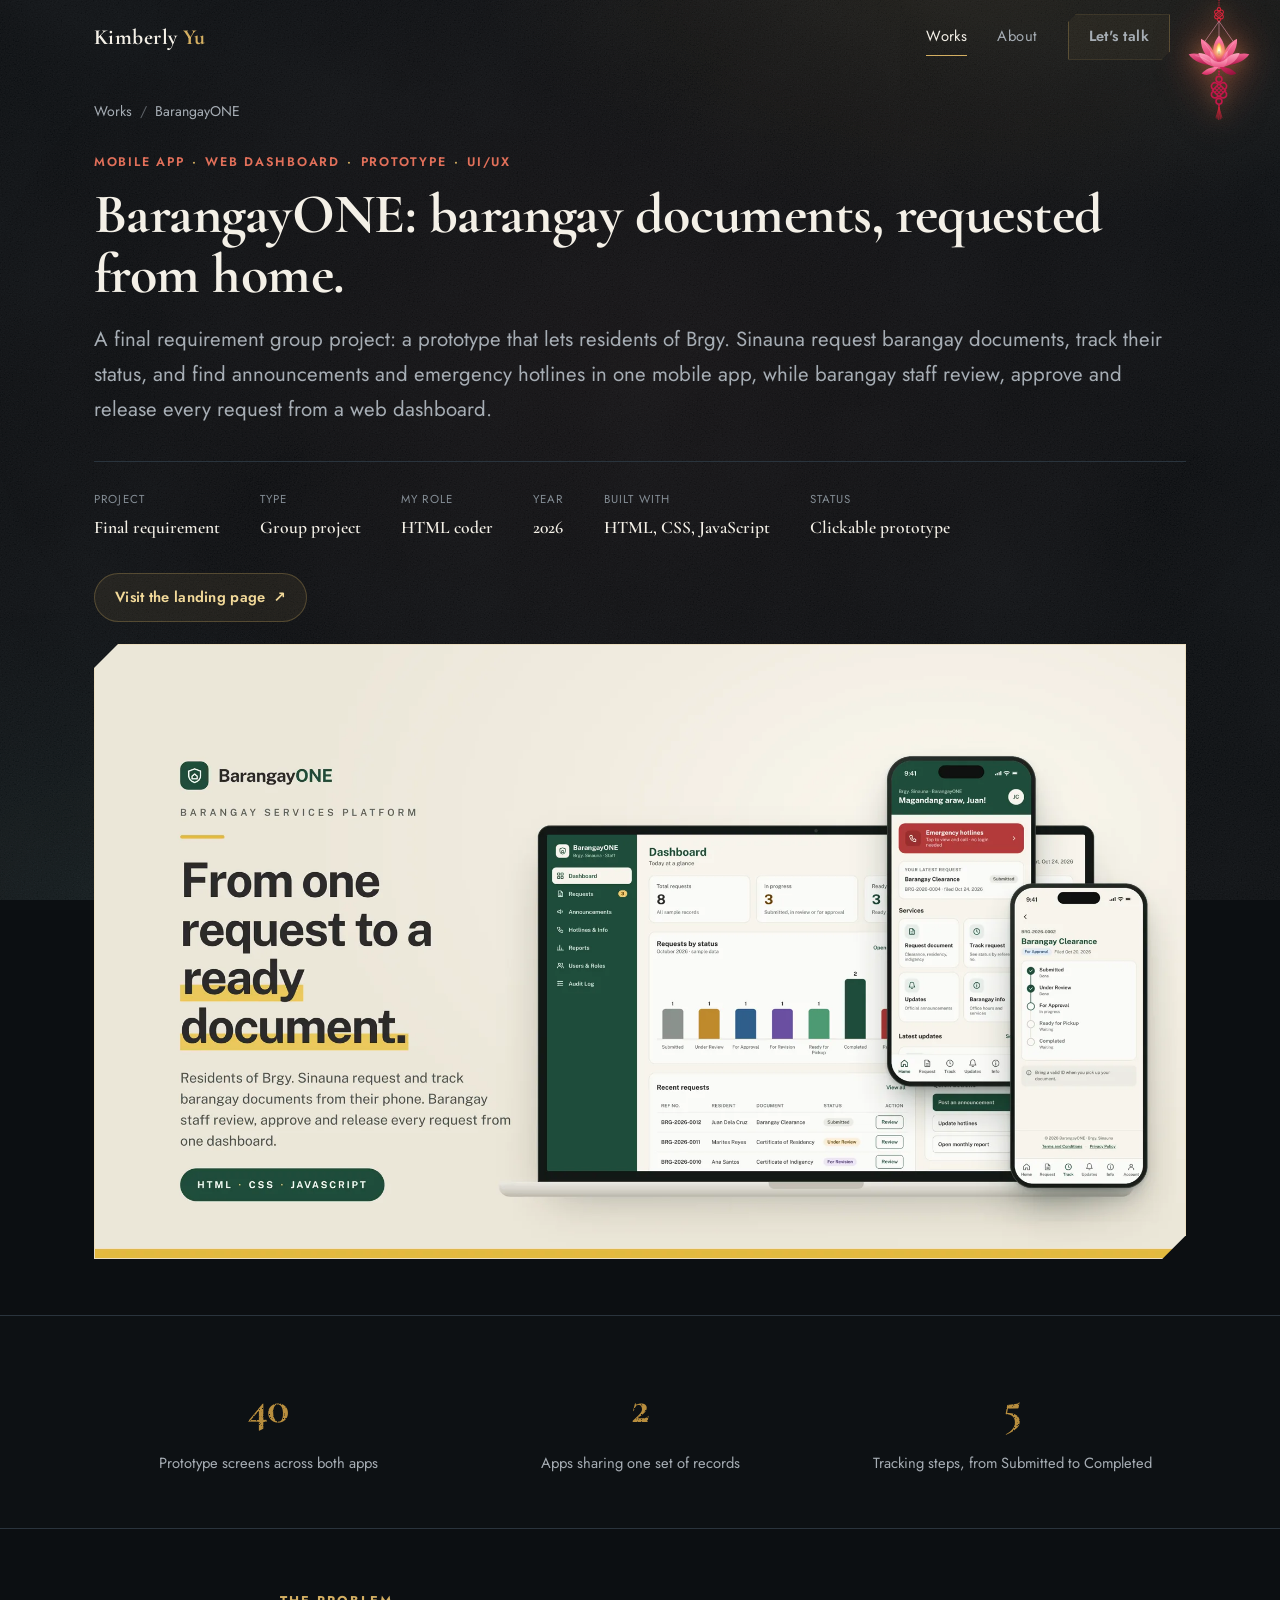
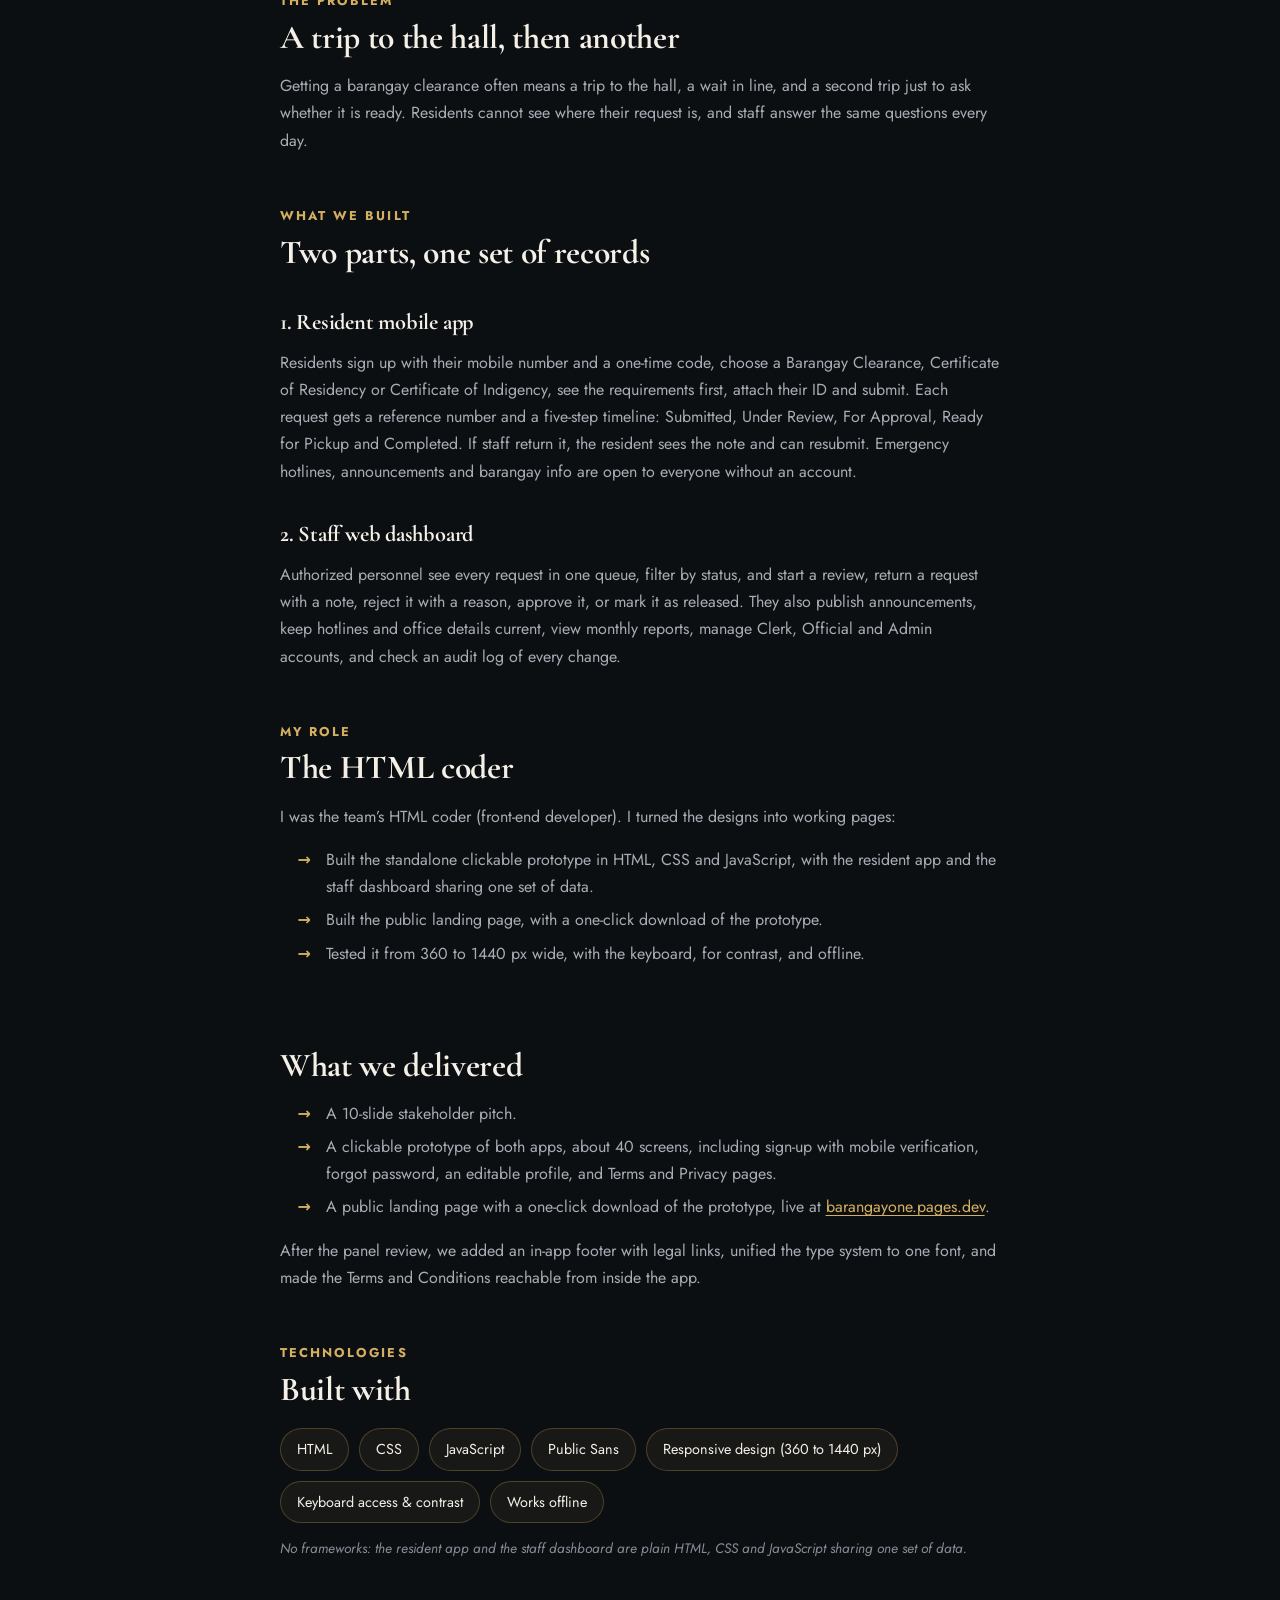
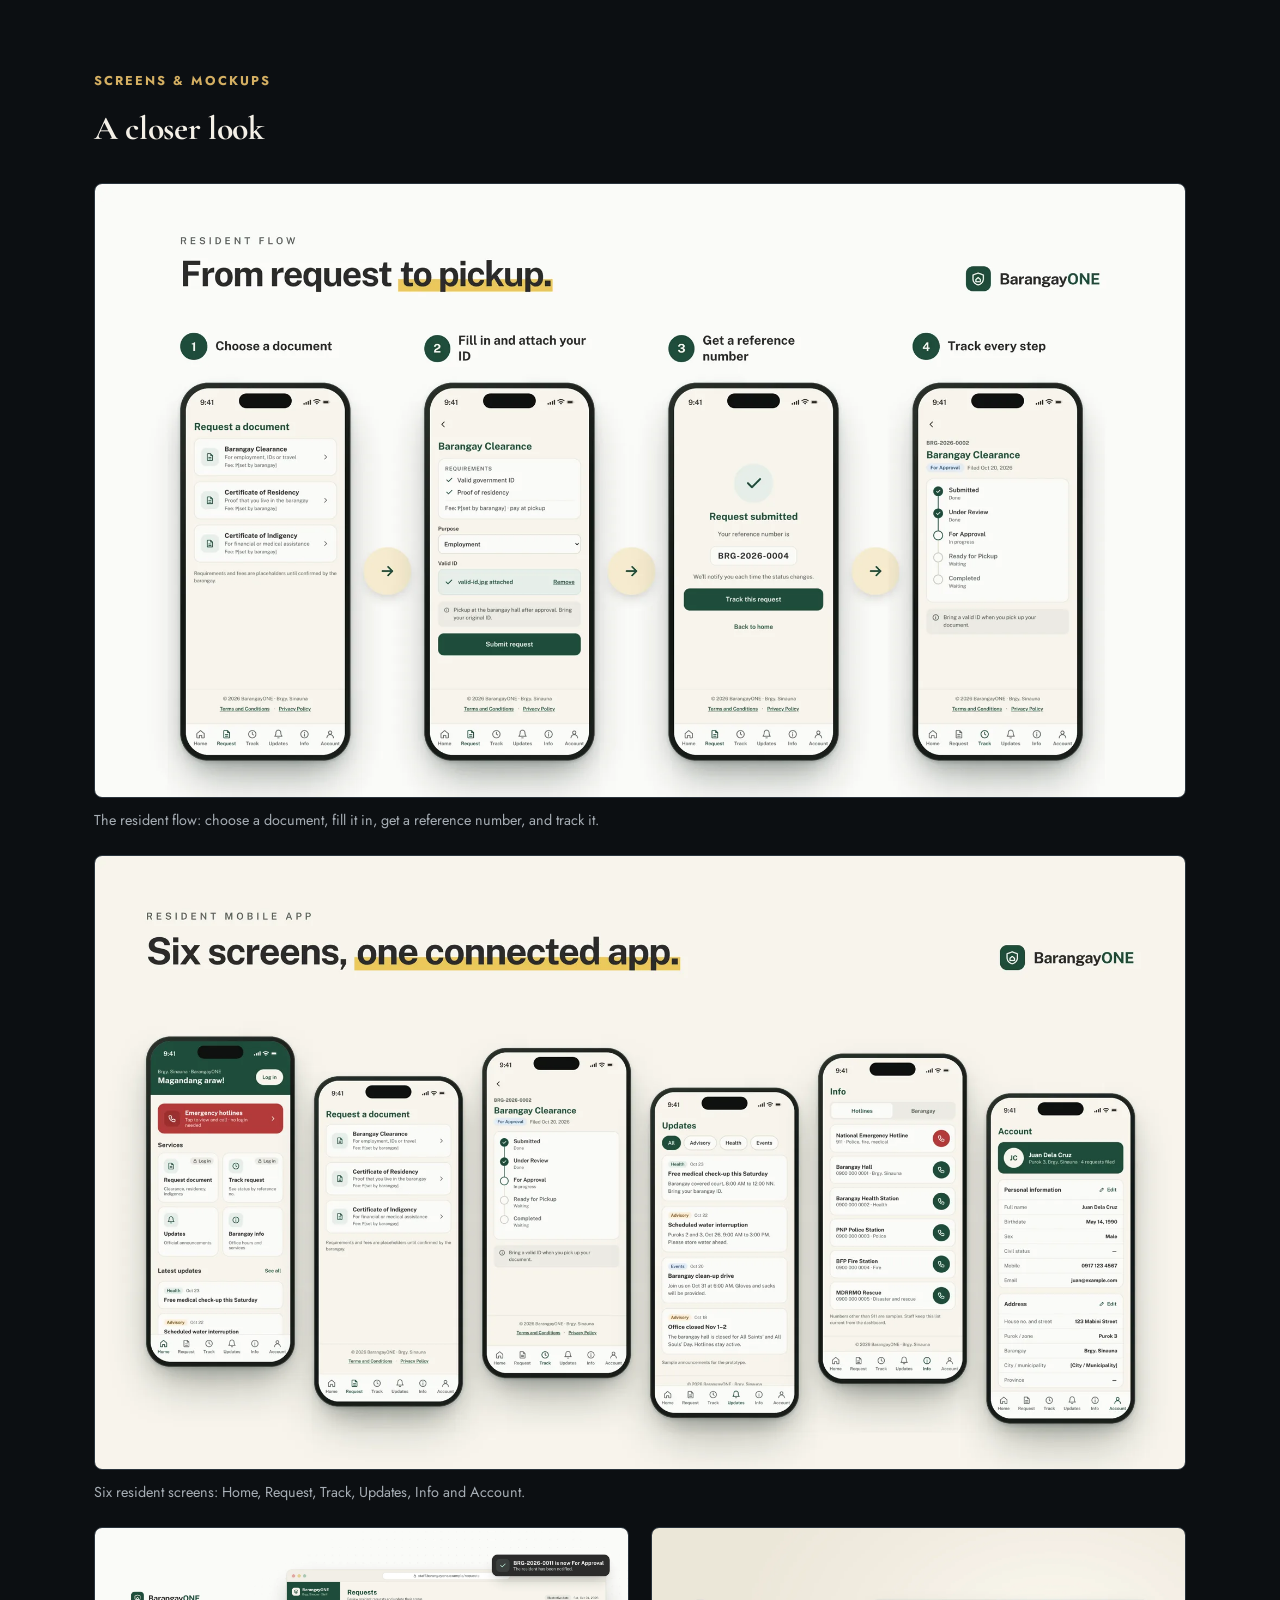
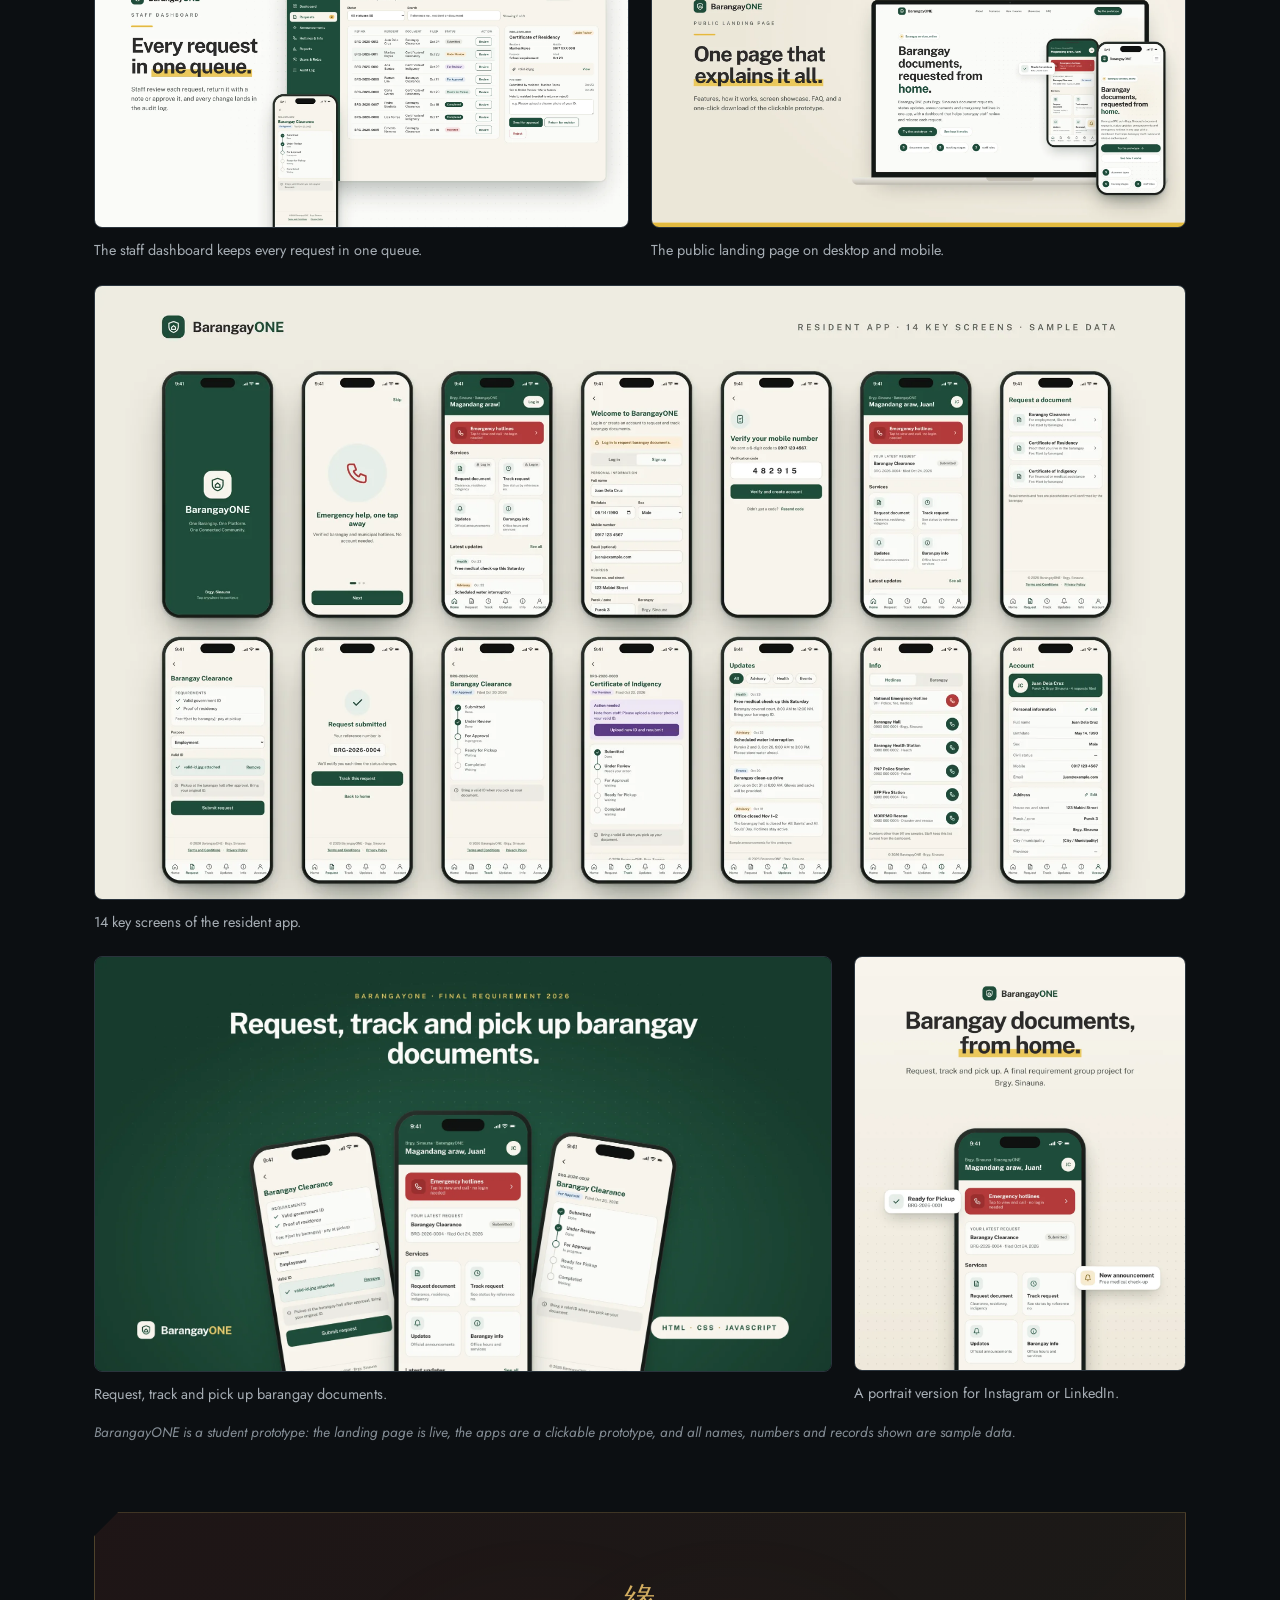
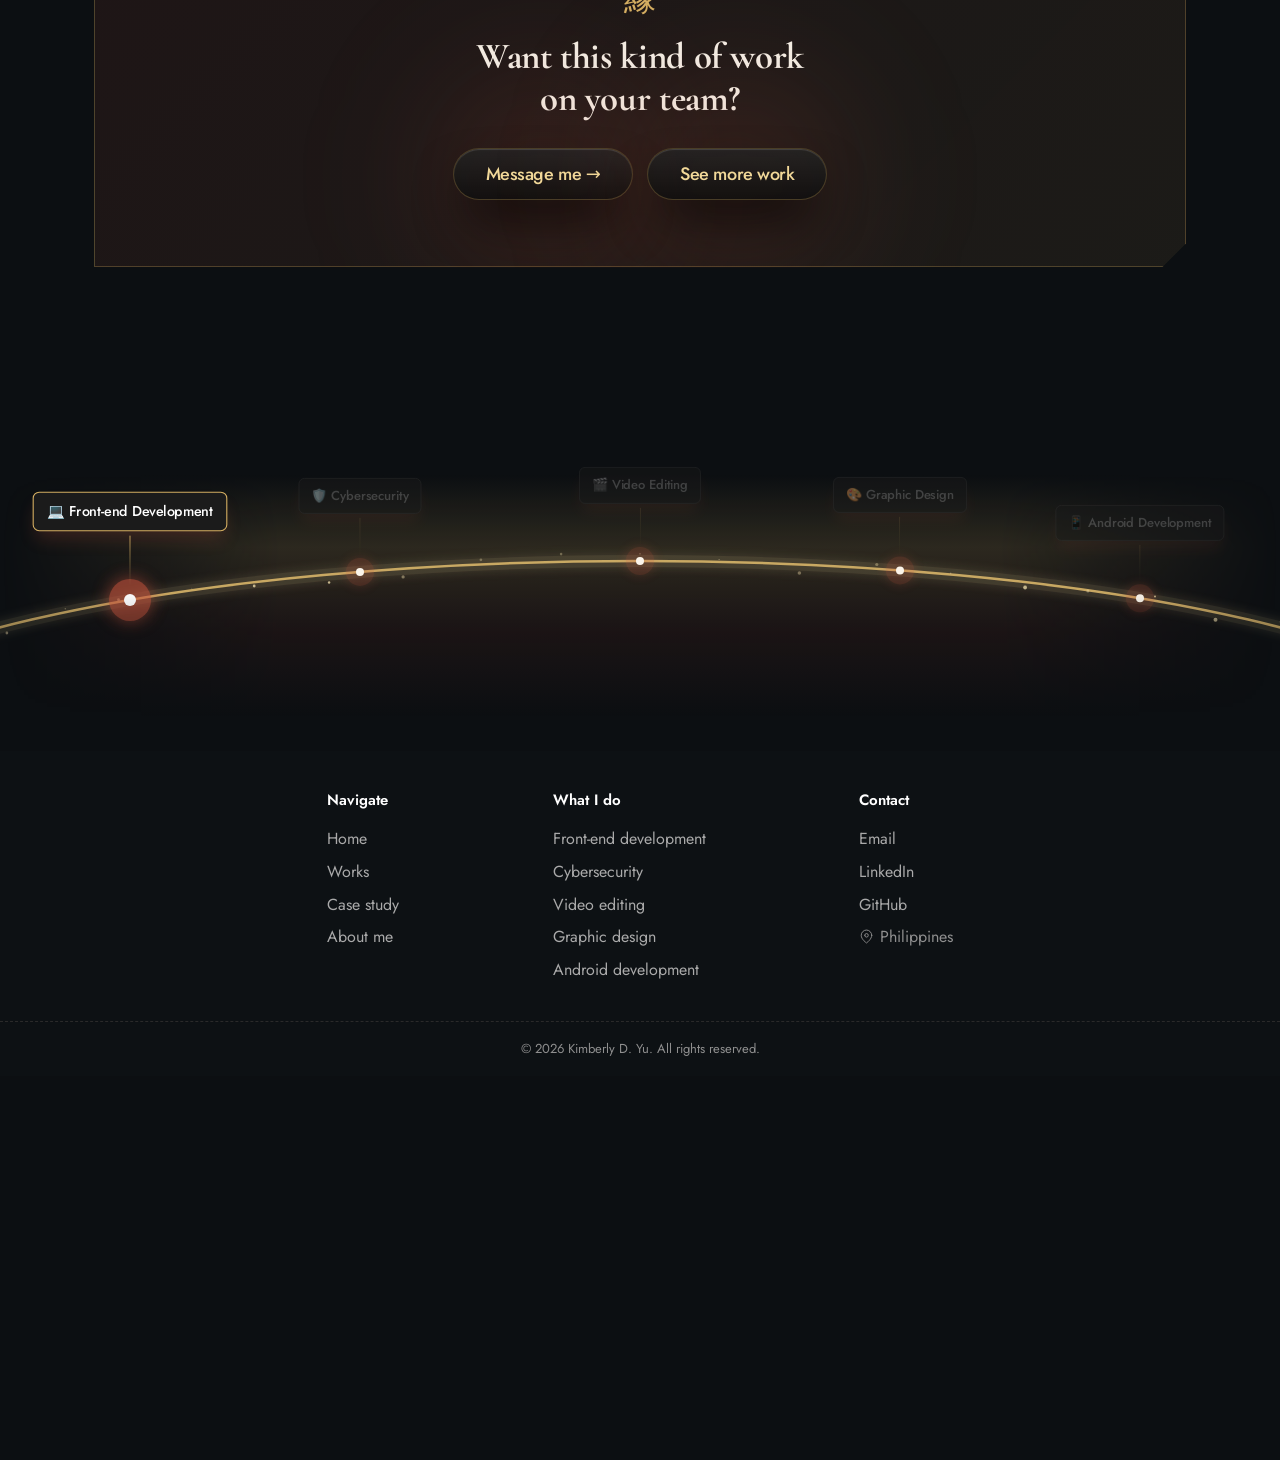
<file: barangayone.html>
<!DOCTYPE html>
<html lang="en">
<head>
  <meta charset="UTF-8" />
  <meta name="viewport" content="width=device-width, initial-scale=1.0" />
  <title>BarangayONE | Project | Kimberly Yu</title>
  <meta name="description" content="BarangayONE: a resident mobile app and staff dashboard prototype for requesting and tracking barangay documents. A 2026 group project." />
  <script>
    (function(){ try { var t = sessionStorage.getItem('theme'); if (t === 'light' || t === 'dark') document.documentElement.setAttribute('data-theme', t); } catch(e){} })();
  </script>
  <script>
    /* Scroll-reveal: hide targets up-front only when we can animate them (no flash, no-JS safe) */
    (function(){ try { if ('IntersectionObserver' in window && !matchMedia('(prefers-reduced-motion: reduce)').matches) document.documentElement.classList.add('js-reveal'); } catch(e){} })();
  </script>
  <link rel="icon" href="favicon.ico" sizes="any" />
  <link rel="icon" type="image/png" href="favicon-64.png" sizes="64x64" />
  <link rel="apple-touch-icon" href="apple-touch-icon.png" />
  <link rel="preconnect" href="https://fonts.googleapis.com" />
  <link rel="preconnect" href="https://fonts.gstatic.com" crossorigin />
  <!-- fonts load without holding up the first paint -->
  <link rel="preload" as="style" href="https://fonts.googleapis.com/css2?family=Cormorant+Garamond:ital,wght@0,500;0,600;0,700;1,500;1,600&family=Jost:wght@400;500;600;700&family=Ma+Shan+Zheng&family=Kaushan+Script&display=swap" onload="this.onload=null;this.rel='stylesheet'" />
  <noscript><link rel="stylesheet" href="https://fonts.googleapis.com/css2?family=Cormorant+Garamond:ital,wght@0,500;0,600;0,700;1,500;1,600&family=Jost:wght@400;500;600;700&family=Ma+Shan+Zheng&family=Kaushan+Script&display=swap" /></noscript>
  <link rel="stylesheet" href="site-footer.css?v=20261124a" />
  <link rel="stylesheet" href="site-motion.css?v=20261124a" />
  <link rel="stylesheet" href="site-buttons.css?v=20261124a" />
  <link rel="stylesheet" href="site-cursor.css?v=20261124a" />
  <style>
    :root {
      --ink: #0c0f12; --ink-2: #12171c; --surface: #171d23; --surface-2: #1c242b;
      --border: #2a343d; --border-gold: rgba(212,175,98,0.28);
      --gold: #d4af62; --gold-bright: #f2d999; --cinnabar: #c8503a; --jade: #79c0a6; --cyan: #7fd7d0;
      --text: #f4f0e7; --text-dim: #a6adb4; --text-mute: #858e96;
      --btn-ink: #17110a;
      --header-bg: rgba(12,15,18,0.72); --panel-bg: rgba(18,23,28,0.6);
      --thumb-a: #1e262d; --thumb-b: #12171c;
      --glow-1: rgba(212,175,98,0.10); --glow-2: rgba(127,215,208,0.06); --glow-3: rgba(200,80,58,0.035);
      --lantern-glow: drop-shadow(0 0 20px rgba(232,70,55,0.5)) drop-shadow(0 0 9px rgba(255,180,90,0.34));
      --max: 1140px; --measure: 720px;
      --serif: "Cormorant Garamond", Georgia, "Times New Roman", serif;
      --brush: "Ma Shan Zheng", cursive;
      --sans: "Jost", system-ui, -apple-system, "Segoe UI", Roboto, Helvetica, Arial, sans-serif;
    }
    :root[data-theme="light"] {
      --ink: #f3ead6; --ink-2: #ece0c7; --surface: #fbf5e6; --surface-2: #f5ecd7;
      --border: #dccdae; --border-gold: rgba(156,118,32,0.40);
      --gold: #9c7620; --gold-bright: #b6892f; --cinnabar: #bf3d29; --jade: #3f7d68; --cyan: #2b8079;
      --text: #2b2418; --text-dim: #5e5648; --text-mute: #6b6252;
      --header-bg: rgba(243,234,214,0.80); --panel-bg: rgba(246,238,217,0.72);
      --thumb-a: #e7dbc2; --thumb-b: #f1e8d3;
      --glow-1: rgba(212,175,98,0.20); --glow-2: rgba(43,128,121,0.08); --glow-3: rgba(191,61,41,0.06);
      --lantern-glow: none;
    }

    * { box-sizing: border-box; margin: 0; padding: 0; }
    html { scroll-behavior: smooth; }
    body { font-family: var(--sans); background: var(--ink); color: var(--text); line-height: 1.7; -webkit-font-smoothing: antialiased; overflow-x: hidden; transition: background .4s ease, color .4s ease; }
    body::before { content: ""; position: fixed; inset: 0; z-index: 0; pointer-events: none; transition: background .4s ease; background: radial-gradient(900px 500px at 78% -8%, var(--glow-1), transparent 60%), radial-gradient(700px 500px at 8% 100%, var(--glow-2), transparent 60%), radial-gradient(1000px 700px at 50% 40%, var(--glow-3), transparent 70%); }
    a { color: inherit; text-decoration: none; }
    .wrap { width: 100%; max-width: var(--max); margin: 0 auto; padding: 0 24px; position: relative; z-index: 1; }
    .measure { max-width: var(--measure); margin-inline: auto; }

    .seal { display: inline-grid; place-items: center; width: 40px; height: 40px; flex: 0 0 40px; background: var(--cinnabar); color: #fff5ea; font-family: var(--brush); font-size: 1.5rem; line-height: 1; border-radius: 3px; box-shadow: 0 0 0 1px rgba(255,255,255,0.12) inset; transform: rotate(-2deg); }
    .nav-right { display: flex; align-items: center; gap: 22px; }
    .lantern { position: fixed; top: 0; right: 30px; z-index: 60; background: none; border: 0; padding: 0; cursor: pointer; width: 62px; height: 120px; }
    .lantern svg { width: 62px; height: 120px; display: block; transform-origin: 50% 0; animation: sway 6s ease-in-out infinite; filter: var(--lantern-glow); transition: filter .35s ease, opacity .35s ease; }
    .lantern:hover svg { animation-duration: 2.4s; }
    :root[data-theme="light"] .lantern svg { opacity: 0.85; }
    @keyframes sway { 0%,100% { transform: rotate(-4deg); } 50% { transform: rotate(4deg); } }
    @media (prefers-reduced-motion: reduce) { .lantern svg { animation: none; } }

    /* ---------- Bamboo ambiance ---------- */
    .decor { position: fixed; inset: 0; z-index: 55; pointer-events: none; overflow: hidden; }
    .bamboo { position: fixed; top: 0; bottom: 0; width: 172px; opacity: 0.66; }
    .bamboo-left { left: 0; }
    .bamboo-right { right: 0; transform: scaleX(-1); }
    .bamboo .canes { position: absolute; inset: 0; width: 100%; height: 100%; display: block; }
    .bamboo .tops { position: absolute; top: 44px; left: 0; width: 172px; height: auto; display: block; }
    .leaf { position: fixed; top: 0; left: var(--x, 50vw); width: calc(15px * var(--s, 1)); z-index: 0; opacity: 0; will-change: transform, opacity; animation: leafFall var(--d, 11s) linear var(--delay, 0s) infinite; }
    .leaf svg { width: 100%; height: auto; display: block; }
    .leaves-back { position: fixed; inset: 0; z-index: -1; pointer-events: none; overflow: hidden; } /* behind all page content */
    .leaves-back .leaf svg { filter: blur(0.3px); }
    @keyframes leafFall {
      0% { transform: translate(0, -12vh) rotate(0deg); opacity: 0.65; }
      50% { transform: translate(calc(var(--drift, 0px) * 0.6), 48vh) rotate(calc(var(--spin, 180deg) * 0.5)); opacity: 0.26; }
      75% { opacity: 0.08; }
      100% { transform: translate(var(--drift, 0px), 114vh) rotate(var(--spin, 360deg)); opacity: 0; }
    }
    @media (max-width: 1440px) { .bamboo { display: none; } }
    @media (prefers-reduced-motion: reduce) { .leaf { display: none; } }

    /* ---------- Scroll reveal ---------- */
    .js-reveal .section-head,
    .js-reveal .stats,
    .js-reveal .trust-logos,
    .js-reveal .offer-grid > .card,
    .js-reveal .work-grid > .work-card,
    .js-reveal .work-more,
    .js-reveal .featured-card,
    .js-reveal .results-grid,
    .js-reveal .cta-banner,
    .js-reveal article > * {
      opacity: 0; transform: translateY(26px);
      transition: opacity .7s ease, transform .7s cubic-bezier(.2,.7,.2,1);
    }
    .js-reveal .is-visible { opacity: 1 !important; transform: none !important; }
    .js-reveal .offer-grid > .card:nth-child(2) { transition-delay: .09s; }
    .js-reveal .offer-grid > .card:nth-child(3) { transition-delay: .18s; }
    .js-reveal .work-grid > .work-card:nth-child(2) { transition-delay: .06s; }
    .js-reveal .work-grid > .work-card:nth-child(3) { transition-delay: .12s; }
    .js-reveal .work-grid > .work-card:nth-child(4) { transition-delay: .18s; }
    .js-reveal .work-grid > .work-card:nth-child(5) { transition-delay: .24s; }
    .js-reveal .work-grid > .work-card:nth-child(6) { transition-delay: .30s; }

    header { position: sticky; top: 0; z-index: 50; background: var(--header-bg); backdrop-filter: blur(14px); transition: background .4s ease, backdrop-filter .4s ease; }
    /* At the very top the header blends into the page; its background returns once you scroll (site-motion.js) */
    header.at-top { background: transparent; backdrop-filter: none; }
    /* keep clear of the lantern only when the screen is too narrow for the margin to do it */
    .nav { display: flex; align-items: center; justify-content: space-between; height: 74px; padding-right: max(0px, 110px - max(0px, (100vw - var(--max)) / 2)); }
    /* on wide screens, pull the links up to 40px further right, never closer than 110px to the screen edge (lantern) */
    .nav > .nav-right { margin-right: calc(-1 * min(40px, max(0px, (100vw - var(--max)) / 2 - 110px))); }
    .brand { display: flex; align-items: center; gap: 12px; }
    .brand .name { font-family: var(--serif); font-weight: 700; font-size: 1.35rem; letter-spacing: 0.02em; }
    .brand .name span { color: var(--gold); }
    .nav-links { display: flex; gap: 30px; align-items: center; }
    .nav-links a { color: var(--text-dim); font-size: 0.92rem; letter-spacing: 0.03em; transition: color .2s; position: relative; }
    .nav-links a:not(.nav-cta)::after { content: ""; position: absolute; left: 0; bottom: -6px; width: 0; height: 1px; background: var(--gold); transition: width .25s; }
    .nav-links a:not(.nav-cta):hover::after, .nav-links a.active:not(.nav-cta)::after { width: 100%; }
    .nav-links a:hover, .nav-links a.active { color: var(--text); }
    .nav-cta { color: var(--gold); border: 1px solid var(--border-gold); padding: 9px 20px; font-weight: 600; font-size: 0.88rem; letter-spacing: 0.04em; clip-path: polygon(8px 0, 100% 0, 100% calc(100% - 8px), calc(100% - 8px) 100%, 0 100%, 0 8px); transition: all .2s; background: rgba(212,175,98,0.05); }
    .nav-cta:hover { background: var(--gold); color: var(--btn-ink); }
    .nav-toggle { display: none; background: none; border: 0; color: var(--gold); font-size: 1.5rem; cursor: pointer; }

    .btn { display: inline-flex; align-items: center; gap: 9px; padding: 12px 24px; font-weight: 600; font-size: 0.95rem; letter-spacing: 0.03em; transition: all .2s; clip-path: polygon(10px 0, 100% 0, 100% calc(100% - 10px), calc(100% - 10px) 100%, 0 100%, 0 10px); }
    .btn-primary { background: linear-gradient(120deg, var(--gold), var(--gold-bright)); color: var(--btn-ink); }
    .btn-primary:hover { transform: translateY(-2px); box-shadow: 0 14px 34px rgba(212,175,98,0.32); }
    .btn-ghost { border: 1px solid var(--border-gold); color: var(--gold); background: rgba(212,175,98,0.04); }
    .btn-ghost:hover { border-color: var(--gold); background: rgba(212,175,98,0.1); transform: translateY(-2px); }
    .grad { background: linear-gradient(100deg, var(--gold-bright), var(--gold) 40%, var(--cinnabar)); -webkit-background-clip: text; background-clip: text; color: transparent; }

    .crumb { padding: 26px 0 0; font-size: 0.88rem; color: var(--text-dim); }
    .crumb a:hover { color: var(--gold); }
    .crumb .sep { margin: 0 8px; opacity: 0.5; }

    .case-hero { padding: 30px 0 46px; position: relative; overflow: hidden; }
    .case-hero .wrap { position: relative; z-index: 2; }
    .case-tags { display: flex; flex-wrap: wrap; gap: 8px; margin-bottom: 18px; }
    .case-tags span { font-size: 0.7rem; text-transform: uppercase; letter-spacing: 0.08em; color: var(--cyan); border: 1px solid var(--cyan); padding: 4px 11px; opacity: 0.9; }
    .case-hero h1 { font-family: var(--serif); font-weight: 700; font-size: clamp(2rem, 5.4vw, 3.5rem); line-height: 1.06; letter-spacing: -0.01em; max-width: none; }
    .case-hero .lede { margin-top: 18px; font-size: clamp(1.05rem, 2vw, 1.28rem); color: var(--text-dim); max-width: none; }
    .case-meta { display: flex; flex-wrap: wrap; gap: 40px; margin-top: 34px; padding-top: 28px; border-top: 1px solid var(--border); }
    .case-meta .m .k { font-size: 0.72rem; text-transform: uppercase; letter-spacing: 0.1em; color: var(--text-mute); }
    .case-meta .m .v { font-weight: 600; margin-top: 4px; font-size: 0.98rem; font-family: var(--serif); font-size: 1.1rem; }
    .case-media { aspect-ratio: 16/8; margin-top: 36px; border: 1px solid var(--border-gold); display: grid; place-items: center; color: var(--text); letter-spacing: 0.03em; font-size: 0.9rem; background: linear-gradient(135deg, rgba(200,80,58,0.22), rgba(212,175,98,0.16)); clip-path: polygon(24px 0, 100% 0, 100% calc(100% - 24px), calc(100% - 24px) 100%, 0 100%, 0 24px); }

    .results { background: var(--panel-bg); border-top: 1px solid var(--border); border-bottom: 1px solid var(--border); margin-top: 10px; transition: background .4s ease; }
    .results-grid { display: grid; grid-template-columns: repeat(3, 1fr); gap: 24px; padding: 52px 0; }
    .result { text-align: center; }
    .result .n { font-family: var(--serif); font-size: clamp(2rem, 5vw, 2.9rem); font-weight: 700; letter-spacing: -0.01em; }
    .result .l { color: var(--text-dim); font-size: 0.92rem; margin-top: 4px; }

    article { padding: 66px 0 24px; }
    article h2 { font-family: var(--serif); font-size: clamp(1.6rem, 3.4vw, 2.1rem); letter-spacing: -0.01em; font-weight: 700; margin: 50px 0 14px; }
    article h2:first-of-type { margin-top: 0; }
    article h3 { font-family: var(--serif); font-size: 1.4rem; letter-spacing: -0.01em; margin: 30px 0 8px; font-weight: 700; }
    article p { color: var(--text-dim); margin-bottom: 16px; }
    article ul { margin: 0 0 18px 0; padding-left: 0; list-style: none; }
    article ul li { color: var(--text-dim); padding-left: 28px; position: relative; margin-bottom: 10px; }
    article ul li::before { content: "→"; position: absolute; left: 0; color: var(--gold); font-weight: 700; }
    .kicker { color: var(--gold); font-weight: 700; font-size: 0.8rem; text-transform: uppercase; letter-spacing: 0.16em; display: flex; align-items: center; gap: 10px; }
    .kicker .zh { font-family: var(--brush); color: var(--cinnabar); font-size: 1.4rem; letter-spacing: 0; }

    .quote { border-left: 3px solid var(--gold); padding: 6px 0 6px 24px; margin: 34px 0; }
    .quote p { font-family: var(--serif); font-size: 1.5rem; line-height: 1.4; color: var(--text); font-weight: 500; }
    .quote .cite { color: var(--text-dim); font-size: 0.92rem; margin-top: 10px; }

    .deliv { display: grid; grid-template-columns: repeat(3, 1fr); gap: 18px; margin: 24px 0 8px; }
    .deliv .col { position: relative; background: linear-gradient(160deg, var(--surface), var(--ink-2)); border: 1px solid var(--border); padding: 24px; clip-path: polygon(12px 0, 100% 0, 100% calc(100% - 12px), calc(100% - 12px) 100%, 0 100%, 0 12px); }
    .deliv .col .ico { font-size: 1.5rem; margin-bottom: 10px; }
    .deliv-media { position: relative; display: grid; place-items: center; aspect-ratio: 4 / 5; margin: -8px -8px 16px; overflow: hidden; border-radius: 6px; border: 1px solid var(--border); background: linear-gradient(135deg, var(--thumb-a), var(--thumb-b)); color: var(--text-mute); font-size: 0.82rem; font-style: italic; text-align: center; }
    .deliv-media img, .deliv-media video { position: absolute; inset: 0; width: 100%; height: 100%; object-fit: cover; z-index: 1; }
    .deliv-ph { padding: 12px; }
    .deliv-go { position: absolute; top: 8px; right: 8px; z-index: 2; width: 28px; height: 28px; border-radius: 50%; display: grid; place-items: center; font-style: normal; background: rgba(0,0,0,0.55); color: #fff; font-size: 0.85rem; opacity: 0; transition: opacity .2s; }
    a.deliv-media:hover .deliv-go, a.deliv-media:focus-visible .deliv-go { opacity: 1; }
    /* Case media: browser window around the live site */
    .site-frame { display: flex; flex-direction: column; place-items: stretch; padding: 0; text-decoration: none; position: relative; }
    .site-bar { display: flex; align-items: center; gap: 7px; padding: 10px 14px; background: rgba(0,0,0,0.35); border-bottom: 1px solid var(--border-gold); }
    .site-bar i { width: 10px; height: 10px; border-radius: 50%; background: rgba(255,255,255,0.25); }
    .site-url { margin-left: 12px; padding: 3px 14px; border-radius: 999px; background: rgba(255,255,255,0.08); color: var(--text-dim); font-size: 0.78rem; letter-spacing: 0.02em; }
    .site-view { position: relative; flex: 1; display: grid; place-items: center; color: var(--text-mute); font-style: italic; overflow: hidden; }
    .site-view img { position: absolute; inset: 0; width: 100%; height: 100%; object-fit: cover; object-position: top; }
    .site-cta { position: absolute; right: 16px; bottom: 16px; padding: 8px 16px; border-radius: 999px; background: rgba(12,15,18,0.78); color: var(--gold-bright); font-size: 0.85rem; font-weight: 600; transition: transform .2s; }
    .site-frame:hover .site-cta { transform: translateY(-2px); }
    /* Section rhythm: the big gap sits before each label, and the label hugs its heading */
    article .kicker { margin-top: 56px; }
    article > .kicker:first-child { margin-top: 0; }
    article .kicker + h2 { margin-top: 10px; }
    .deliv .col h3, .deliv .col h4 { font-family: var(--serif); font-size: 1.2rem; margin: 0 0 6px; line-height: 1.3; }
    .deliv .col p { font-size: 0.9rem; color: var(--text-dim); margin: 0; }

    .gallery { display: grid; grid-template-columns: repeat(2, 1fr); gap: 16px; margin: 24px 0; }
    .gallery .g { aspect-ratio: 4/3; border: 1px solid var(--border); display: grid; place-items: center; color: var(--text-mute); font-size: 0.82rem; background: linear-gradient(135deg, var(--thumb-a), var(--thumb-b)); }
    .gallery .g.wide { grid-column: 1 / -1; aspect-ratio: 16/7; }

    .video-embed { aspect-ratio: 16/9; border: 1px solid var(--border); display: grid; place-items: center; background: linear-gradient(135deg, var(--thumb-a), var(--thumb-b)); margin: 24px 0; }
    .video-embed .play { width: 66px; height: 66px; border-radius: 999px; background: linear-gradient(120deg, var(--gold), var(--gold-bright)); display: grid; place-items: center; color: var(--btn-ink); font-size: 1.4rem; }

    .divider { display: flex; align-items: center; justify-content: center; gap: 18px; padding: 24px 0; }
    .divider .l { height: 1px; width: 90px; background: linear-gradient(90deg, transparent, var(--border-gold)); }
    .divider .l.r { background: linear-gradient(90deg, var(--border-gold), transparent); }
    .divider .mark { color: var(--gold); font-size: 0.8rem; letter-spacing: 0.3em; }

    .case-cta { border: 1px solid var(--border-gold); background: linear-gradient(135deg, rgba(200,80,58,0.10), rgba(212,175,98,0.08)); padding: 58px 44px; text-align: center; margin: 58px 0 0; clip-path: polygon(24px 0, 100% 0, 100% calc(100% - 24px), calc(100% - 24px) 100%, 0 100%, 0 24px); }
    .case-cta .zh { font-family: var(--brush); color: var(--gold); font-size: 2rem; display: block; margin-bottom: 10px; }
    .case-cta h2 { font-family: var(--serif); font-size: clamp(1.6rem, 4vw, 2.3rem); line-height: 1.2; letter-spacing: -0.01em; font-weight: 700; margin: 0 auto; }
    .case-cta p { color: var(--text-dim); margin: 12px auto 0; max-width: 46ch; }
    .cta-actions { display: flex; gap: 14px; justify-content: center; flex-wrap: wrap; margin-top: 28px; }

    .pager { display: flex; justify-content: space-between; gap: 16px; margin-top: 40px; flex-wrap: wrap; }
    .pager a { color: var(--text-dim); font-size: 0.94rem; }
    .pager a:hover { color: var(--gold); }


    @media (max-width: 860px) {
      .results-grid { grid-template-columns: 1fr; gap: 28px; }
      .deliv { grid-template-columns: 1fr; }
      .gallery { grid-template-columns: 1fr; }
      .gallery .g.wide { aspect-ratio: 4/3; }
      .nav-links { display: none; }
      .nav-toggle { display: block; }
      .nav-links.open { display: flex; position: absolute; top: 74px; left: 0; right: 0; flex-direction: column; gap: 0; background: var(--ink-2); border-bottom: 1px solid var(--border-gold); padding: 8px 24px 22px; }
      .nav-links.open a { padding: 13px 0; width: 100%; text-align: center; }
      .nav-links.open .nav-cta { text-align: center; margin-top: 10px; }
      .nav { padding-right: 66px; }
      .lantern { width: 46px; height: 89px; right: 12px; }
      .lantern svg { width: 46px; height: 89px; }
    }
    /* Tools & skills: two rows of pills sliding in opposite directions (same as the old homepage rows) */
    .tm-sprite { position: absolute; width: 0; height: 0; overflow: hidden; }
    .tm-rows { display: flex; flex-direction: column; gap: 12px; margin-top: 22px;
      -webkit-mask-image: linear-gradient(90deg, transparent, #000 8%, #000 92%, transparent); mask-image: linear-gradient(90deg, transparent, #000 8%, #000 92%, transparent); }
    .tm-row { position: relative; display: flex; overflow: hidden; }
    .tm-track { display: flex; white-space: nowrap; min-width: 100%; will-change: transform; }
    .tm-track.left { animation: tm-marquee-left 32s linear infinite; }
    .tm-track.right { animation: tm-marquee-right 28s linear infinite; }
    .tm-chip { display: inline-flex; align-items: center; gap: 10px; flex: 0 0 auto; height: 56px; margin-right: 14px; padding: 8px 22px 8px 8px; box-sizing: border-box;
      border: 1px solid var(--border); border-radius: 999px; background: var(--surface); }
    .tm-chip .pic { width: 40px; height: 40px; flex: 0 0 auto; border-radius: 50%; display: grid; place-items: center; background: var(--surface-2); border: 1px solid var(--border); }
    .tm-chip .pic svg { width: 56%; height: 56%; fill: currentColor; color: var(--gold); }
    .tm-chip .pic svg use[href^="#li-"] { fill: none; }
    .tm-chip .lbl { font-family: var(--serif); font-size: 1.3rem; font-weight: 600; letter-spacing: -0.01em; color: var(--text); }
    @keyframes tm-marquee-left { 0% { transform: translateX(0); } 100% { transform: translateX(-25%); } }
    @keyframes tm-marquee-right { 0% { transform: translateX(-25%); } 100% { transform: translateX(0); } }
    @media (prefers-reduced-motion: reduce) { .tm-track.left, .tm-track.right { animation: none; } }
    /* Phones: tighter gaps between sections */
    @media (max-width: 720px) {
      .case-hero { padding-bottom: 32px; }
      .results-grid { padding: 32px 0; gap: 22px; }
      article .kicker { margin-top: 36px; }
      article h2 { margin-top: 34px; }
      article h3 { margin-top: 22px; }
      .deliv { margin: 18px 0 4px; }
      .quote { margin: 24px 0; }
      .gallery { margin: 18px 0; gap: 12px; }
      .tm-rows { margin-top: 16px; }
      .case-cta { margin-top: 36px; padding: 40px 24px; }
      .pager { margin-top: 28px; }
      footer.vf { margin-top: 40px; }
    }

    /* ---- BarangayONE project page ---- */
    .bo-hero { display: block; margin-top: 36px; border: 1px solid var(--border-gold); overflow: hidden; clip-path: polygon(24px 0, 100% 0, 100% calc(100% - 24px), calc(100% - 24px) 100%, 0 100%, 0 24px); background: #f4efe4; }
    .bo-hero img { display: block; width: 100%; height: auto; }
    .bo-visit { display: inline-flex; align-items: center; gap: 8px; margin-top: 30px; padding: 11px 20px; border: 1px solid var(--border-gold); border-radius: 999px; color: var(--gold-bright); font-weight: 600; font-size: 0.92rem; letter-spacing: 0.02em; background: rgba(212,175,98,0.08); transition: background .2s ease, transform .2s ease; }
    .bo-visit:hover { background: rgba(212,175,98,0.18); transform: translateY(-2px); }
    .bo-visit + .bo-hero { margin-top: 22px; }
    article .bo-list a { color: var(--gold); text-decoration: underline; text-underline-offset: 3px; }
    .bo-note { margin-top: 14px; font-size: 0.86rem; color: var(--text-mute); font-style: italic; }
    .bo-chips { display: flex; flex-wrap: wrap; gap: 10px; margin: 18px 0 6px; padding: 0; list-style: none; }
    .bo-chips li { border: 1px solid var(--border-gold); border-radius: 999px; padding: 8px 16px; font-size: 0.9rem; color: var(--text); background: rgba(212,175,98,0.06); }
    article ul.bo-list { margin: 0 0 16px 1.1em; color: var(--text-dim); }
    article ul.bo-list li { margin-bottom: 6px; }
    .bo-gallery { padding: 70px 0 10px; }
    .bo-gallery h2 { font-family: var(--serif); font-size: clamp(1.6rem, 3.4vw, 2.1rem); font-weight: 700; letter-spacing: -0.01em; margin: 8px 0 26px; }
    .bo-grid { display: grid; grid-template-columns: repeat(2, 1fr); gap: 22px; }
    .bo-grid figure { margin: 0; }
    .bo-grid .wide { grid-column: 1 / -1; }
    .bo-grid a { display: block; border: 1px solid var(--border); border-radius: 8px; overflow: hidden; background: #f4efe4; transition: border-color .25s ease, transform .25s ease; }
    .bo-grid a:hover { border-color: var(--border-gold); transform: translateY(-2px); }
    .bo-grid img { display: block; width: 100%; height: auto; }
    .bo-grid figcaption { margin-top: 10px; font-size: 0.9rem; color: var(--text-dim); }
    /* a landscape (16:9) and a portrait (4:5) image side by side at the same height */
    .bo-pair { grid-column: 1 / -1; display: grid; grid-template-columns: 2.222fr 1fr; gap: 22px; }
    .bo-chips li::before { content: none !important; display: none !important; }
    article ul.bo-chips li { margin: 0; padding: 8px 16px; }
    @media (max-width: 760px) { .bo-grid { grid-template-columns: 1fr; gap: 18px; } .bo-pair { grid-template-columns: 1fr; gap: 18px; } .bo-gallery { padding-top: 44px; } }
  </style>
</head>
<body>
  <a class="skip-link" href="#main">Skip to content</a>

  <!-- Lantern light/dark switch — hangs from the top-right corner -->
  <button class="lantern" id="lantern" aria-label="Switch to light mode" title="Toggle light / dark">
    <svg viewBox="0 0 96 186" aria-hidden="true">
      <defs>
        <linearGradient id="ltBack" x1="0" y1="0" x2="0" y2="1"><stop offset="0" stop-color="#f06292"/><stop offset="1" stop-color="#b0174a"/></linearGradient>
        <linearGradient id="ltMid" x1="0" y1="0" x2="0" y2="1"><stop offset="0" stop-color="#ff86ab"/><stop offset="1" stop-color="#d42a62"/></linearGradient>
        <linearGradient id="ltFront" x1="0" y1="0" x2="0" y2="1"><stop offset="0" stop-color="#ffa6c1"/><stop offset="1" stop-color="#e2467a"/></linearGradient>
        <linearGradient id="ltDeep" x1="0" y1="0" x2="1" y2="1"><stop offset="0" stop-color="#d0285d"/><stop offset="1" stop-color="#8e0f3a"/></linearGradient>
        <radialGradient id="ltGlow" cx="0.5" cy="0.5" r="0.5"><stop offset="0" stop-color="#fff3c4" stop-opacity="0.95"/><stop offset="0.45" stop-color="#ffc861" stop-opacity="0.55"/><stop offset="1" stop-color="#ff9a3c" stop-opacity="0"/></radialGradient>
        <radialGradient id="ltFlame" cx="0.5" cy="0.7" r="0.6"><stop offset="0" stop-color="#ffffff"/><stop offset="0.45" stop-color="#fff2a8"/><stop offset="1" stop-color="#ffb03a"/></radialGradient>
      </defs>
      <!-- cord + small knot -->
      <line x1="48" y1="0" x2="48" y2="12" stroke="#d3243a" stroke-width="1.4" stroke-dasharray="2 1.4"/>
      <g fill="none" stroke="#d3243a" stroke-width="1.7">
        <circle cx="48" cy="14.4" r="2.6"/>
        <g transform="translate(48 22.4) rotate(45)">
          <rect x="-4" y="-4" width="8" height="8"/>
          <path d="M-4 -1.3 H4 M-4 1.3 H4 M-1.3 -4 V4 M1.3 -4 V4" stroke-width="1"/>
          <path d="M4 -3 A3.2 3.2 0 1 1 4 3 M-4 -3 A3.2 3.2 0 1 0 -4 3 M-3 -4 A3.2 3.2 0 1 1 3 -4 M-3 4 A3.2 3.2 0 1 0 3 4"/>
        </g>
        <circle cx="48" cy="30.4" r="2.6"/>
      </g>
      <!-- hanging strings -->
      <path d="M48 33 L22 70 M48 33 L48 60 M48 33 L74 70" stroke="#f7a8c2" stroke-width="0.8" fill="none"/>
      <!-- lotus: back petals -->
      <path d="M48 101 C30 103 9 97 1 84 C14 80 35 87 48 101 Z" fill="url(#ltBack)"/>
      <path d="M48 101 C66 103 87 97 95 84 C82 80 61 87 48 101 Z" fill="url(#ltBack)"/>
      <path d="M46 99 C31 94 19 78 20 60 C33 66 43 81 46 99 Z" fill="url(#ltMid)"/>
      <path d="M50 99 C65 94 77 78 76 60 C63 66 53 81 50 99 Z" fill="url(#ltMid)"/>
      <!-- centre petal holding the flame -->
      <path d="M48 99 C37 90 35 71 48 55 C61 71 59 90 48 99 Z" fill="url(#ltMid)"/>
      <circle cx="48" cy="80" r="15" fill="url(#ltGlow)"/>
      <path d="M48 66 C52.5 72 53.5 79 48 84 C42.5 79 43.5 72 48 66 Z" fill="url(#ltFlame)"/>
      <path d="M48 80 V84" stroke="#5a2a10" stroke-width="0.6" stroke-linecap="round"/>
      <!-- side petals curving in -->
      <path d="M47 104 C34 104 20 95 16 82 C29 82 42 91 47 104 Z" fill="url(#ltFront)"/>
      <path d="M49 104 C62 104 76 95 80 82 C67 82 54 91 49 104 Z" fill="url(#ltFront)"/>
      <path d="M45 103 C38 99 33 89 35 79 C42 84 46 93 45 103 Z" fill="url(#ltMid)"/>
      <path d="M51 103 C58 99 63 89 61 79 C54 84 50 93 51 103 Z" fill="url(#ltMid)"/>
      <!-- front cup petal -->
      <path d="M48 107 C40 106 34 99 35 90 C41 95 45 96 48 96 C51 96 55 95 61 90 C62 99 56 106 48 107 Z" fill="url(#ltFront)"/>
      <!-- drooping lower petals -->
      <path d="M47 104 C40 115 29 119 21 114 C28 106 38 103 47 104 Z" fill="url(#ltMid)"/>
      <path d="M49 104 C56 115 67 119 75 114 C68 106 58 103 49 104 Z" fill="url(#ltDeep)"/>
      <!-- soft highlights -->
      <path d="M25 66 C30 72 36 80 40 90 M71 66 C66 72 60 80 56 90 M12 86 C20 88 28 92 34 96" stroke="#fff" stroke-opacity="0.28" stroke-width="1.1" fill="none" stroke-linecap="round"/>
      <!-- beads + big knot -->
      <circle cx="48" cy="111" r="1.6" fill="#c2184b"/>
      <circle cx="48" cy="115" r="1.6" fill="#c2184b"/>
      <g fill="none" stroke="#c2184b" stroke-width="2.6">
        <circle cx="48" cy="123" r="4.6"/>
        <g transform="translate(48 140) rotate(45)">
          <rect x="-7" y="-7" width="14" height="14"/>
          <path d="M-7 -2.3 H7 M-7 2.3 H7 M-2.3 -7 V7 M2.3 -7 V7" stroke-width="1.7"/>
          <path d="M7 -5 A5.4 5.4 0 1 1 7 5 M-7 -5 A5.4 5.4 0 1 0 -7 5 M-5 -7 A5.4 5.4 0 1 1 5 -7 M-5 7 A5.4 5.4 0 1 0 5 7"/>
        </g>
        <circle cx="48" cy="157" r="4.6"/>
      </g>
      <!-- tassel -->
      <circle cx="48" cy="164" r="1.6" fill="#c2184b"/>
      <path d="M48 166 L47 186 M48 166 L49.5 185 M48 166 L45 184 M48 166 L51 184 M48 166 L43.5 182 M48 166 L52.5 182" stroke="#d3243a" stroke-width="0.9" stroke-linecap="round"/>
    </svg>
  </button>

  <!-- Bamboo ambiance -->
  <div class="decor" aria-hidden="true">
    <div class="leaves" id="leaves"></div>
  </div>

  <!-- ===== Header ===== -->
  <header>
    <div class="wrap nav">
      <a href="index.html" class="brand" aria-label="Kimberly Yu, home">
        <span class="name">Kimberly <span>Yu</span></span>
      </a>
      <div class="nav-right">
        <nav class="nav-links" id="navLinks">
          <a href="index.html#projects" class="active">Works</a>
          <a href="index.html#about">About</a>
          <a href="index.html#contact" class="nav-cta">Let's talk</a>
        </nav>
        <button class="nav-toggle" id="navToggle" aria-label="Toggle menu">☰</button>
      </div>
    </div>
  </header>

  <!-- ===== Breadcrumb ===== -->
  <div class="wrap">
    <div class="crumb"><a href="index.html#folder-school">Works</a><span class="sep">/</span>BarangayONE</div>
  </div>

  <!-- ===== Project hero ===== -->
  <section id="main" tabindex="-1" class="case-hero">
    <div class="wrap">
      <div class="case-tags"><span>Mobile app</span><span>Web dashboard</span><span>Prototype</span><span>UI/UX</span></div>
      <h1>BarangayONE: barangay documents, requested from home.</h1>
      <p class="lede">A final requirement group project: a prototype that lets residents of Brgy. Sinauna request barangay documents, track their status, and find announcements and emergency hotlines in one mobile app, while barangay staff review, approve and release every request from a web dashboard.</p>
      <div class="case-meta">
        <div class="m"><div class="k">Project</div><div class="v">Final requirement</div></div>
        <div class="m"><div class="k">Type</div><div class="v">Group project</div></div>
        <div class="m"><div class="k">My role</div><div class="v">HTML coder</div></div>
        <div class="m"><div class="k">Year</div><div class="v">2026</div></div>
        <div class="m"><div class="k">Built with</div><div class="v">HTML, CSS, JavaScript</div></div>
        <div class="m"><div class="k">Status</div><div class="v">Clickable prototype</div></div>
      </div>
      <a class="bo-visit" href="https://barangayone.pages.dev/" target="_blank" rel="noopener">Visit the landing page <span aria-hidden="true">↗</span></a>
      <a class="bo-hero" href="media/barangayone/01-hero-classic.webp" target="_blank" rel="noopener" aria-label="Open the BarangayONE hero image">
        <img src="media/barangayone/01-hero-classic.webp" alt="BarangayONE staff dashboard on a laptop with the resident app on two phones" width="2000" height="1125">
      </a>
    </div>
  </section>

  <!-- ===== Highlights band ===== -->
  <div class="results">
    <div class="wrap">
      <div class="results-grid">
        <div class="result"><div class="n grad">40</div><div class="l">Prototype screens across both apps</div></div>
        <div class="result"><div class="n grad">2</div><div class="l">Apps sharing one set of records</div></div>
        <div class="result"><div class="n grad">5</div><div class="l">Tracking steps, from Submitted to Completed</div></div>
      </div>
    </div>
  </div>

  <!-- ===== Article ===== -->
  <div class="wrap">
    <article class="measure">
      <span class="kicker">The problem</span>
      <h2>A trip to the hall, then another</h2>
      <p>Getting a barangay clearance often means a trip to the hall, a wait in line, and a second trip just to ask whether it is ready. Residents cannot see where their request is, and staff answer the same questions every day.</p>

      <span class="kicker">What we built</span>
      <h2>Two parts, one set of records</h2>
      <h3>1. Resident mobile app</h3>
      <p>Residents sign up with their mobile number and a one-time code, choose a Barangay Clearance, Certificate of Residency or Certificate of Indigency, see the requirements first, attach their ID and submit. Each request gets a reference number and a five-step timeline: Submitted, Under Review, For Approval, Ready for Pickup and Completed. If staff return it, the resident sees the note and can resubmit. Emergency hotlines, announcements and barangay info are open to everyone without an account.</p>
      <h3>2. Staff web dashboard</h3>
      <p>Authorized personnel see every request in one queue, filter by status, and start a review, return a request with a note, reject it with a reason, approve it, or mark it as released. They also publish announcements, keep hotlines and office details current, view monthly reports, manage Clerk, Official and Admin accounts, and check an audit log of every change.</p>

      <span class="kicker">My role</span>
      <h2>The HTML coder</h2>
      <p>I was the team’s HTML coder (front-end developer). I turned the designs into working pages:</p>
      <ul class="bo-list">
        <li>Built the standalone clickable prototype in HTML, CSS and JavaScript, with the resident app and the staff dashboard sharing one set of data.</li>
        <li>Built the public landing page, with a one-click download of the prototype.</li>
        <li>Tested it from 360 to 1440 px wide, with the keyboard, for contrast, and offline.</li>
      </ul>

      <span class="kicker">Deliverables</span>
      <h2>What we delivered</h2>
      <ul class="bo-list">
        <li>A 10-slide stakeholder pitch.</li>
        <li>A clickable prototype of both apps, about 40 screens, including sign-up with mobile verification, forgot password, an editable profile, and Terms and Privacy pages.</li>
        <li>A public landing page with a one-click download of the prototype, live at <a href="https://barangayone.pages.dev/" target="_blank" rel="noopener">barangayone.pages.dev</a>.</li>
      </ul>
      <p>After the panel review, we added an in-app footer with legal links, unified the type system to one font, and made the Terms and Conditions reachable from inside the app.</p>

      <span class="kicker">Technologies</span>
      <h2>Built with</h2>
      <ul class="bo-chips" aria-label="Technologies">
        <li>HTML</li><li>CSS</li><li>JavaScript</li><li>Public Sans</li><li>Responsive design (360 to 1440 px)</li><li>Keyboard access &amp; contrast</li><li>Works offline</li>
      </ul>
      <p class="bo-note">No frameworks: the resident app and the staff dashboard are plain HTML, CSS and JavaScript sharing one set of data.</p>
    </article>
  </div>

  <!-- ===== Gallery ===== -->
  <section class="bo-gallery">
    <div class="wrap">
      <span class="kicker">Screens &amp; mockups</span>
      <h2>A closer look</h2>
      <div class="bo-grid">
        <figure class="wide"><a href="media/barangayone/07-user-flow.webp" target="_blank" rel="noopener"><img src="media/barangayone/07-user-flow.webp" alt="Resident flow: choose a document, fill in and attach an ID, get a reference number, track every step" loading="lazy" width="2000" height="1125"></a><figcaption>The resident flow: choose a document, fill it in, get a reference number, and track it.</figcaption></figure>
        <figure class="wide"><a href="media/barangayone/03-screen-lineup.webp" target="_blank" rel="noopener"><img src="media/barangayone/03-screen-lineup.webp" alt="Six resident app screens: Home, Request, Track, Updates, Info and Account" loading="lazy" width="2000" height="1125"></a><figcaption>Six resident screens: Home, Request, Track, Updates, Info and Account.</figcaption></figure>
        <figure><a href="media/barangayone/04-staff-dashboard.webp" target="_blank" rel="noopener"><img src="media/barangayone/04-staff-dashboard.webp" alt="Staff dashboard request queue with a request open for review" loading="lazy" width="2000" height="1125"></a><figcaption>The staff dashboard keeps every request in one queue.</figcaption></figure>
        <figure><a href="media/barangayone/06-landing-page.webp" target="_blank" rel="noopener"><img src="media/barangayone/06-landing-page.webp" alt="The BarangayONE landing page on desktop and mobile" loading="lazy" width="2000" height="1125"></a><figcaption>The public landing page on desktop and mobile.</figcaption></figure>
        <figure class="wide"><a href="media/barangayone/08-screen-overview.webp" target="_blank" rel="noopener"><img src="media/barangayone/08-screen-overview.webp" alt="Fourteen key screens of the resident app" loading="lazy" width="2000" height="1125"></a><figcaption>14 key screens of the resident app.</figcaption></figure>
        <div class="bo-pair">
        <figure><a href="media/barangayone/02-green-fan.webp" target="_blank" rel="noopener"><img src="media/barangayone/02-green-fan.webp" alt="Three resident app screens fanned out on a green background" loading="lazy" width="2000" height="1125"></a><figcaption>Request, track and pick up barangay documents.</figcaption></figure>
        <figure><a href="media/barangayone/05-social-portrait.webp" target="_blank" rel="noopener"><img src="media/barangayone/05-social-portrait.webp" alt="Portrait mockup: barangay documents, from home" loading="lazy" width="1080" height="1350"></a><figcaption>A portrait version for Instagram or LinkedIn.</figcaption></figure>
        </div>
      </div>
      <p class="bo-note">BarangayONE is a student prototype: the landing page is live, the apps are a clickable prototype, and all names, numbers and records shown are sample data.</p>
    </div>
  </section>

  <!-- ===== CTA ===== -->
  <div class="wrap">
    <div class="case-cta">
      <span class="zh">緣</span>
      <h2>Want this kind of work<br /> on your team?</h2>
      <div class="cta-actions">
        <span class="sbtn"><span class="gbtn-wrap"><a class="gbtn" href="index.html#contact"><span class="gbtn-sheen"></span><span class="gbtn-ring"></span><span class="gbtn-label">Message me →</span></a><span class="gbtn-aura" aria-hidden="true"></span></span><a class="crbtn" href="index.html#contact"><span class="crbtn-clip"><span class="crbtn-spot" aria-hidden="true"></span><span class="crbtn-label">Message me →</span></span></a></span>
        <span class="sbtn"><span class="gbtn-wrap"><a class="gbtn" href="index.html#projects"><span class="gbtn-sheen"></span><span class="gbtn-ring"></span><span class="gbtn-label">See more work</span></a><span class="gbtn-aura" aria-hidden="true"></span></span><a class="crbtn" href="index.html#projects"><span class="crbtn-clip"><span class="crbtn-spot" aria-hidden="true"></span><span class="crbtn-label">See more work</span></span></a></span>
      </div>
    </div>
  </div>

  <!-- ===== Footer (rendered by site-footer.js; static fallback below) ===== -->
  <footer class="vf" id="site-footer">
    <div class="vf-bar"><div class="vf-bar-in">
      <span>© 2026 Kimberly D. Yu</span>
      <span><a href="index.html#contact">Contact</a> · <a href="https://linkedin.com/in/kimberly-d-yu">LinkedIn</a> · <a href="https://github.com/xiuhuazure">GitHub</a></span>
    </div></div>
  </footer>
  <script src="site-footer.js?v=20261124a"></script>
  <script src="site-motion.js?v=20261124a"></script>
  <script src="site-buttons.js?v=20261124a"></script>

  <script>
    document.querySelectorAll('.deliv-media video').forEach(v => {
      v.addEventListener('loadeddata', () => { const ph = v.parentElement.querySelector('.deliv-ph'); if (ph) ph.remove(); });
      v.addEventListener('error', () => v.remove());
    });

    const toggle = document.getElementById('navToggle');
    const links = document.getElementById('navLinks');
    toggle.addEventListener('click', () => links.classList.toggle('open'));
    links.addEventListener('click', (e) => { if (e.target.tagName === 'A') links.classList.remove('open'); });

    const lantern = document.getElementById('lantern');
    function curTheme(){ return document.documentElement.getAttribute('data-theme') || 'dark'; }
    lantern.addEventListener('click', () => {
      const next = curTheme() === 'light' ? 'dark' : 'light';
      document.documentElement.setAttribute('data-theme', next);
      try { sessionStorage.setItem('theme', next); } catch(e){}
      lantern.setAttribute('aria-label', next === 'light' ? 'Switch to dark mode' : 'Switch to light mode');
    });

    // Falling bamboo leaves
    (function(){
      try { if (window.matchMedia && window.matchMedia('(prefers-reduced-motion: reduce)').matches) return; } catch(e){}
      var host = document.getElementById('leaves'); if (!host) return;
      var greens = ['#6bab52','#57933f','#7cb964','#4e8a44'];
      var tpl = '<svg viewBox="0 0 28 12"><path d="M1 6 C 8 1 20 1 27 6 C 20 11 8 11 1 6 Z" fill="{c}"/><path d="M3 6 H 24" stroke="rgba(28,66,24,0.45)" stroke-width="1"/></svg>';
      // A second layer sits behind the page content: smaller, slower and softer, so it reads as farther away
      var back = document.createElement('div'); back.className = 'leaves-back'; back.setAttribute('aria-hidden', 'true');
      document.body.insertBefore(back, document.body.firstChild);
      function addLeaf(layer, i, sMin, sRange, dMin, dRange) {
        var el = document.createElement('span'); el.className = 'leaf';
        el.style.setProperty('--x', (Math.random()*100).toFixed(1) + 'vw');
        el.style.setProperty('--s', (sMin + Math.random()*sRange).toFixed(2));
        el.style.setProperty('--d', (dMin + Math.random()*dRange).toFixed(1) + 's');
        el.style.setProperty('--delay', (-Math.random()*16).toFixed(1) + 's');
        el.style.setProperty('--drift', (Math.random()*44 - 22).toFixed(0) + 'px');
        el.style.setProperty('--spin', (Math.random()*720 - 360).toFixed(0) + 'deg');
        el.innerHTML = tpl.replace('{c}', greens[i % greens.length]);
        layer.appendChild(el);
      }
      for (var i = 0; i < 9; i++) addLeaf(back, i, 0.6, 0.9, 8, 9);     // larger leaves, also in the background layer
      for (var j = 0; j < 12; j++) addLeaf(back, j, 0.45, 0.5, 12, 8);  // behind the content
    })();

    // Scroll reveal (fade + rise as elements enter the viewport)
    (function(){
      if (!document.documentElement.classList.contains('js-reveal')) return;
      var els = document.querySelectorAll('.section-head, .stats, .trust-logos, .offer-grid > .card, .work-grid > .work-card, .work-more, .featured-card, .results-grid, .cta-banner, article > *');
      if (!els.length) return;
      var io = new IntersectionObserver(function(entries){
        entries.forEach(function(e){ if (e.isIntersecting){ e.target.classList.add('is-visible'); io.unobserve(e.target); } });
      }, { threshold: 0.08, rootMargin: '0px 0px -6% 0px' });
      els.forEach(function(el){ io.observe(el); });
    })();
  </script>

</body>
</html>
</file>
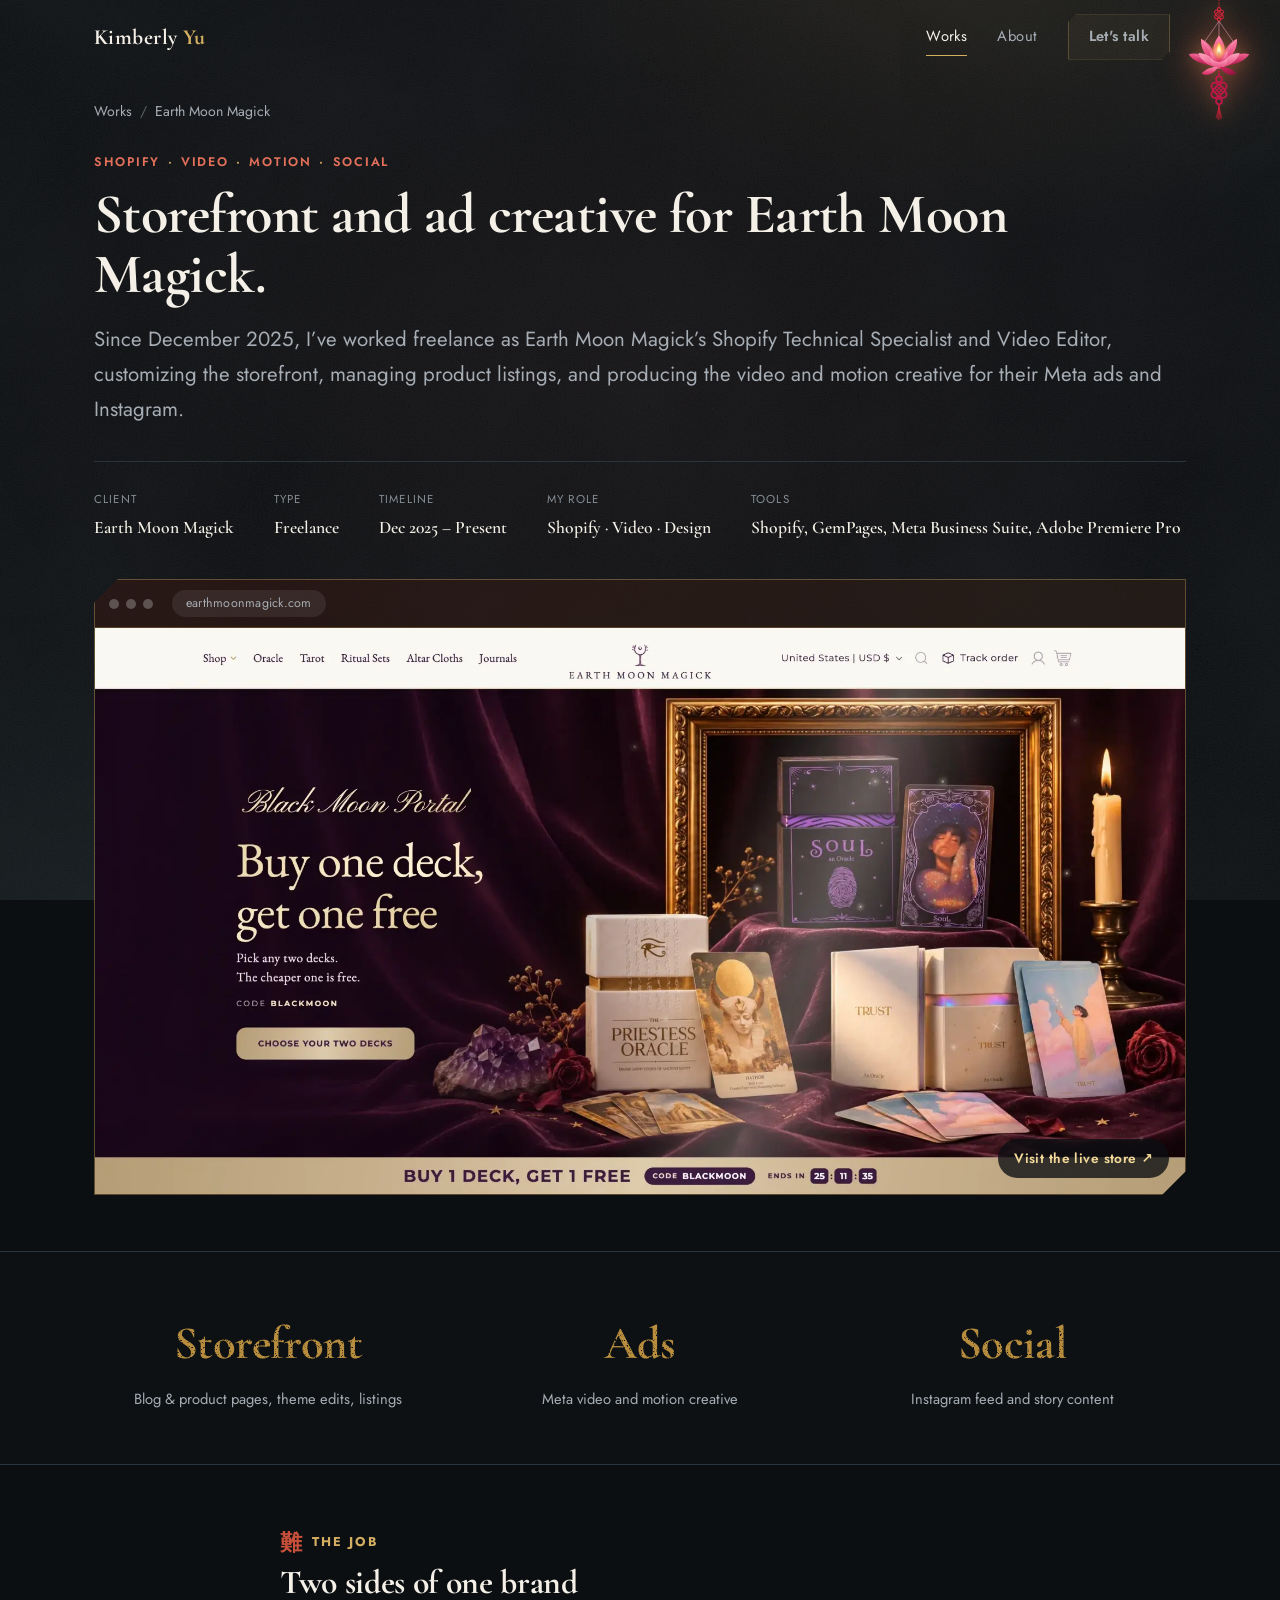
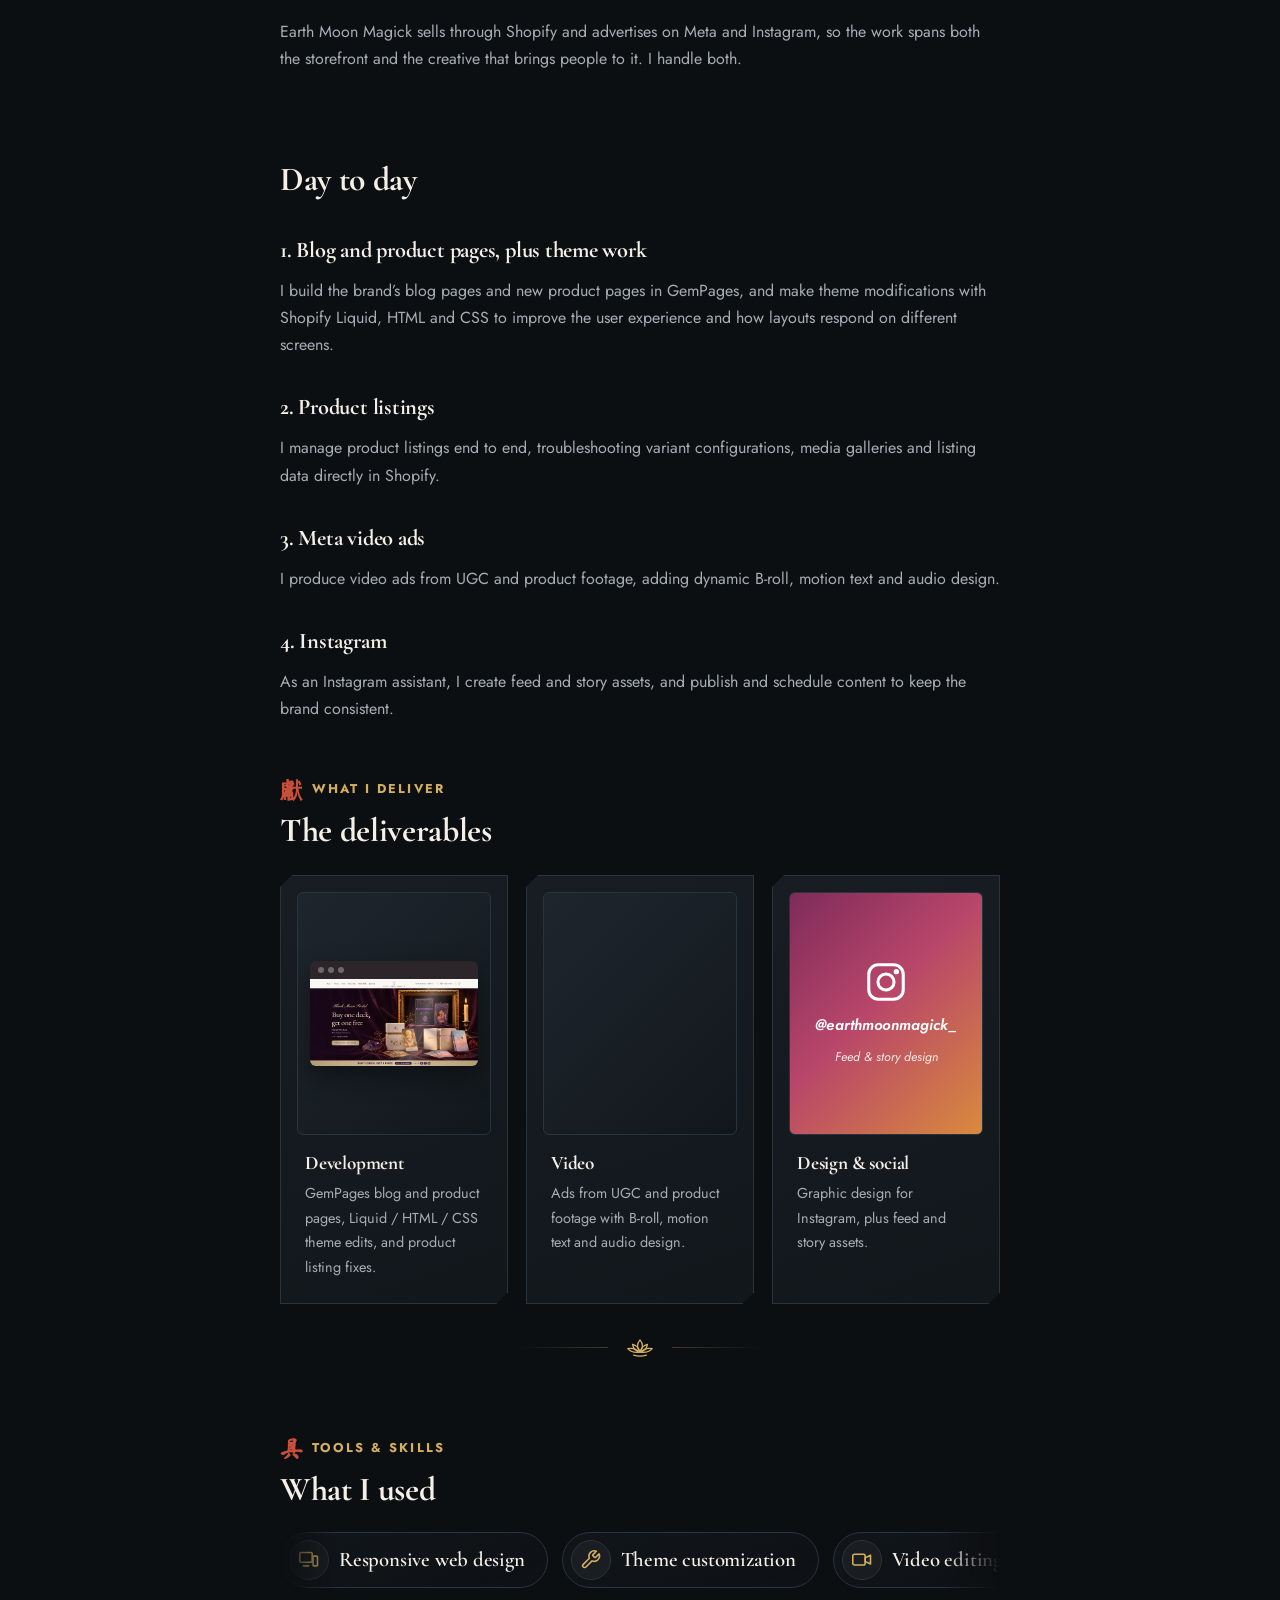
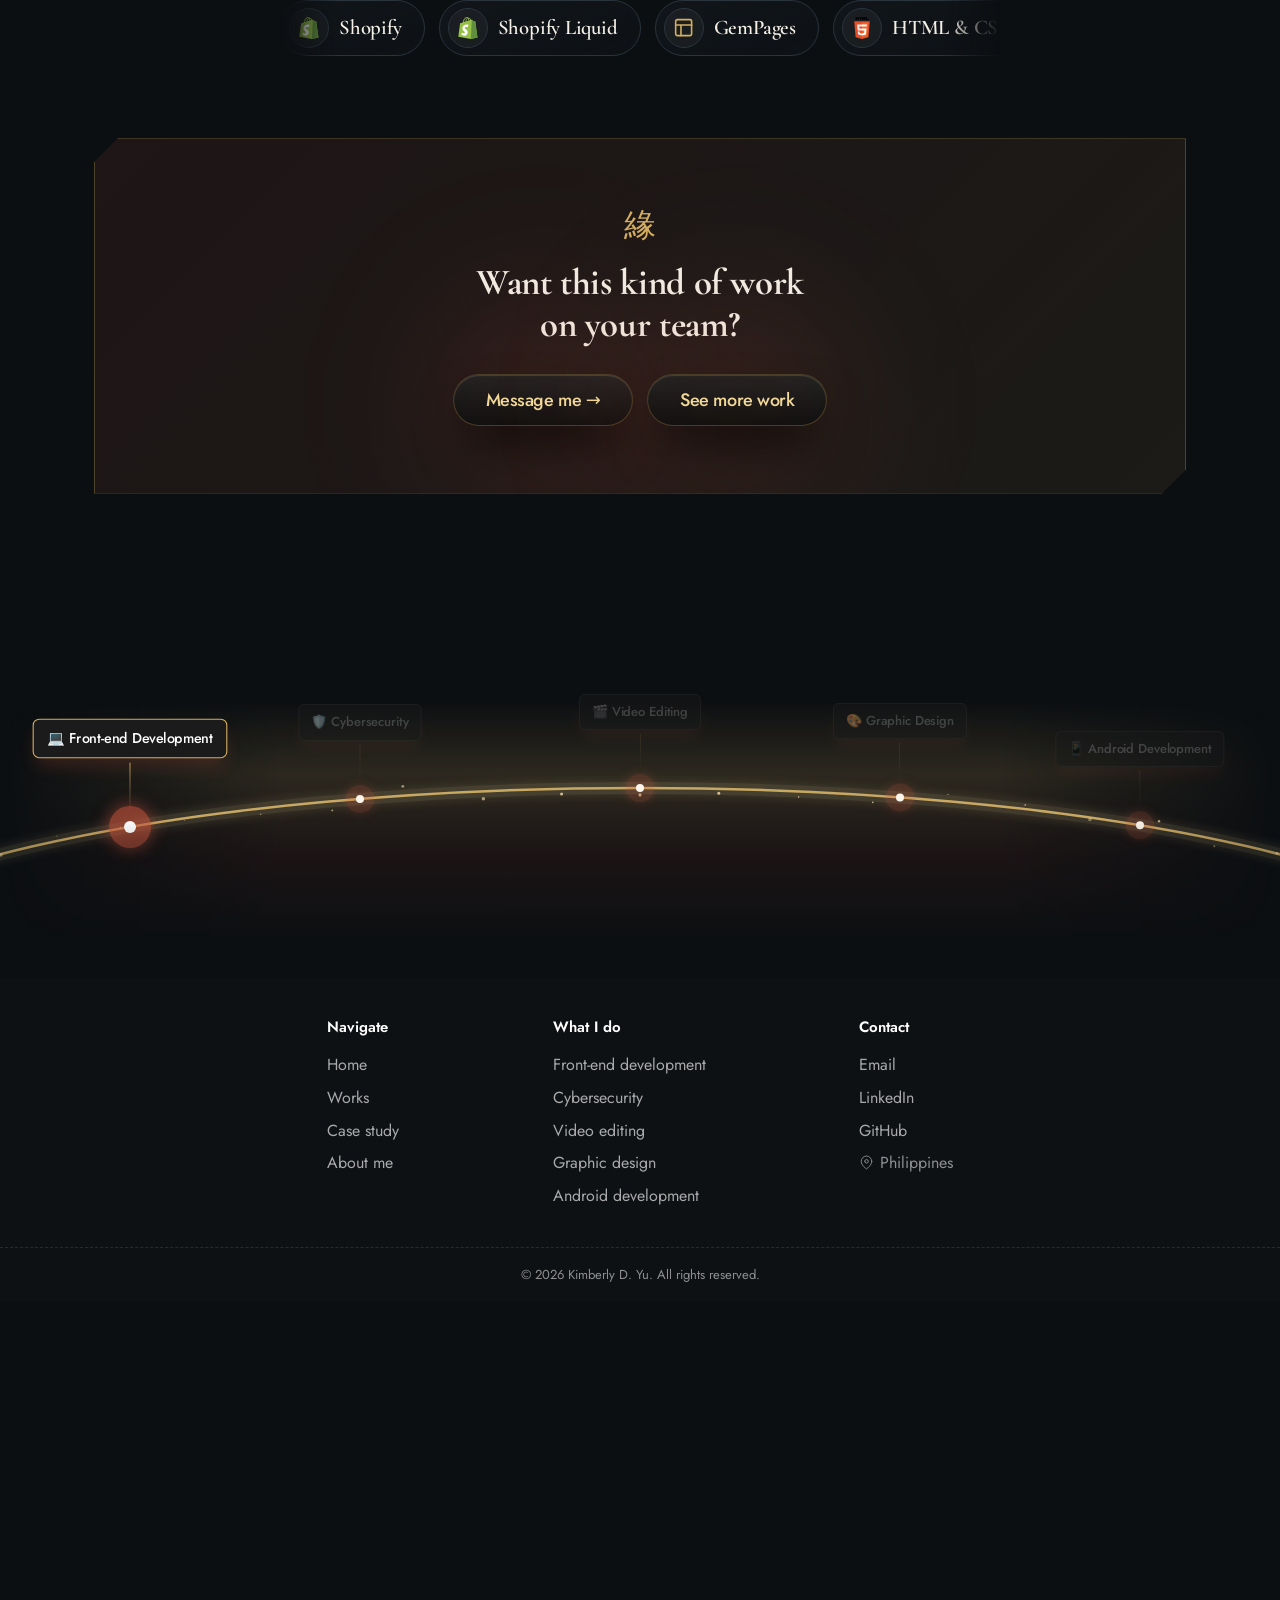
<file: case-study.html>
<!DOCTYPE html>
<html lang="en">
<head>
  <meta charset="UTF-8" />
  <meta name="viewport" content="width=device-width, initial-scale=1.0" />
  <title>Earth Moon Magick | Case Study | Kimberly Yu</title>
  <meta name="description" content="How Kimberly D. Yu handles Shopify storefront work and Meta ad creative for Earth Moon Magick." />
  <script>
    (function(){ try { var t = sessionStorage.getItem('theme'); if (t === 'light' || t === 'dark') document.documentElement.setAttribute('data-theme', t); } catch(e){} })();
  </script>
  <script>
    /* Scroll-reveal: hide targets up-front only when we can animate them (no flash, no-JS safe) */
    (function(){ try { if ('IntersectionObserver' in window && !matchMedia('(prefers-reduced-motion: reduce)').matches) document.documentElement.classList.add('js-reveal'); } catch(e){} })();
  </script>
  <link rel="icon" href="favicon.ico" sizes="any" />
  <link rel="icon" type="image/png" href="favicon-64.png" sizes="64x64" />
  <link rel="apple-touch-icon" href="apple-touch-icon.png" />
  <link rel="preconnect" href="https://fonts.googleapis.com" />
  <link rel="preconnect" href="https://fonts.gstatic.com" crossorigin />
  <!-- fonts load without holding up the first paint -->
  <link rel="preload" as="style" href="https://fonts.googleapis.com/css2?family=Cormorant+Garamond:ital,wght@0,500;0,600;0,700;1,500;1,600&family=Jost:wght@400;500;600;700&family=Ma+Shan+Zheng&family=Kaushan+Script&display=swap" onload="this.onload=null;this.rel='stylesheet'" />
  <noscript><link rel="stylesheet" href="https://fonts.googleapis.com/css2?family=Cormorant+Garamond:ital,wght@0,500;0,600;0,700;1,500;1,600&family=Jost:wght@400;500;600;700&family=Ma+Shan+Zheng&family=Kaushan+Script&display=swap" /></noscript>
  <link rel="stylesheet" href="site-footer.css?v=20261124a" />
  <link rel="stylesheet" href="site-motion.css?v=20261124a" />
  <link rel="stylesheet" href="site-buttons.css?v=20261124a" />
  <link rel="stylesheet" href="site-cursor.css?v=20261124a" />
  <style>
    :root {
      --ink: #0c0f12; --ink-2: #12171c; --surface: #171d23; --surface-2: #1c242b;
      --border: #2a343d; --border-gold: rgba(212,175,98,0.28);
      --gold: #d4af62; --gold-bright: #f2d999; --cinnabar: #c8503a; --jade: #79c0a6; --cyan: #7fd7d0;
      --text: #f4f0e7; --text-dim: #a6adb4; --text-mute: #858e96;
      --btn-ink: #17110a;
      --header-bg: rgba(12,15,18,0.72); --panel-bg: rgba(18,23,28,0.6);
      --thumb-a: #1e262d; --thumb-b: #12171c;
      --glow-1: rgba(212,175,98,0.10); --glow-2: rgba(127,215,208,0.06); --glow-3: rgba(200,80,58,0.035);
      --lantern-glow: drop-shadow(0 0 20px rgba(232,70,55,0.5)) drop-shadow(0 0 9px rgba(255,180,90,0.34));
      --max: 1140px; --measure: 720px;
      --serif: "Cormorant Garamond", Georgia, "Times New Roman", serif;
      --brush: "Ma Shan Zheng", cursive;
      --sans: "Jost", system-ui, -apple-system, "Segoe UI", Roboto, Helvetica, Arial, sans-serif;
    }
    :root[data-theme="light"] {
      --ink: #f3ead6; --ink-2: #ece0c7; --surface: #fbf5e6; --surface-2: #f5ecd7;
      --border: #dccdae; --border-gold: rgba(156,118,32,0.40);
      --gold: #9c7620; --gold-bright: #b6892f; --cinnabar: #bf3d29; --jade: #3f7d68; --cyan: #2b8079;
      --text: #2b2418; --text-dim: #5e5648; --text-mute: #6b6252;
      --header-bg: rgba(243,234,214,0.80); --panel-bg: rgba(246,238,217,0.72);
      --thumb-a: #e7dbc2; --thumb-b: #f1e8d3;
      --glow-1: rgba(212,175,98,0.20); --glow-2: rgba(43,128,121,0.08); --glow-3: rgba(191,61,41,0.06);
      --lantern-glow: none;
    }

    * { box-sizing: border-box; margin: 0; padding: 0; }
    html { scroll-behavior: smooth; }
    body { font-family: var(--sans); background: var(--ink); color: var(--text); line-height: 1.7; -webkit-font-smoothing: antialiased; overflow-x: hidden; transition: background .4s ease, color .4s ease; }
    body::before { content: ""; position: fixed; inset: 0; z-index: 0; pointer-events: none; transition: background .4s ease; background: radial-gradient(900px 500px at 78% -8%, var(--glow-1), transparent 60%), radial-gradient(700px 500px at 8% 100%, var(--glow-2), transparent 60%), radial-gradient(1000px 700px at 50% 40%, var(--glow-3), transparent 70%); }
    a { color: inherit; text-decoration: none; }
    .wrap { width: 100%; max-width: var(--max); margin: 0 auto; padding: 0 24px; position: relative; z-index: 1; }
    .measure { max-width: var(--measure); margin-inline: auto; }

    .seal { display: inline-grid; place-items: center; width: 40px; height: 40px; flex: 0 0 40px; background: var(--cinnabar); color: #fff5ea; font-family: var(--brush); font-size: 1.5rem; line-height: 1; border-radius: 3px; box-shadow: 0 0 0 1px rgba(255,255,255,0.12) inset; transform: rotate(-2deg); }
    .nav-right { display: flex; align-items: center; gap: 22px; }
    .lantern { position: fixed; top: 0; right: 30px; z-index: 60; background: none; border: 0; padding: 0; cursor: pointer; width: 62px; height: 120px; }
    .lantern svg { width: 62px; height: 120px; display: block; transform-origin: 50% 0; animation: sway 6s ease-in-out infinite; filter: var(--lantern-glow); transition: filter .35s ease, opacity .35s ease; }
    .lantern:hover svg { animation-duration: 2.4s; }
    :root[data-theme="light"] .lantern svg { opacity: 0.85; }
    @keyframes sway { 0%,100% { transform: rotate(-4deg); } 50% { transform: rotate(4deg); } }
    @media (prefers-reduced-motion: reduce) { .lantern svg { animation: none; } }

    /* ---------- Bamboo ambiance ---------- */
    .decor { position: fixed; inset: 0; z-index: 55; pointer-events: none; overflow: hidden; }
    .bamboo { position: fixed; top: 0; bottom: 0; width: 172px; opacity: 0.66; }
    .bamboo-left { left: 0; }
    .bamboo-right { right: 0; transform: scaleX(-1); }
    .bamboo .canes { position: absolute; inset: 0; width: 100%; height: 100%; display: block; }
    .bamboo .tops { position: absolute; top: 44px; left: 0; width: 172px; height: auto; display: block; }
    .leaf { position: fixed; top: 0; left: var(--x, 50vw); width: calc(15px * var(--s, 1)); z-index: 0; opacity: 0; will-change: transform, opacity; animation: leafFall var(--d, 11s) linear var(--delay, 0s) infinite; }
    .leaf svg { width: 100%; height: auto; display: block; }
    .leaves-back { position: fixed; inset: 0; z-index: -1; pointer-events: none; overflow: hidden; } /* behind all page content */
    .leaves-back .leaf svg { filter: blur(0.3px); }
    @keyframes leafFall {
      0% { transform: translate(0, -12vh) rotate(0deg); opacity: 0.65; }
      50% { transform: translate(calc(var(--drift, 0px) * 0.6), 48vh) rotate(calc(var(--spin, 180deg) * 0.5)); opacity: 0.26; }
      75% { opacity: 0.08; }
      100% { transform: translate(var(--drift, 0px), 114vh) rotate(var(--spin, 360deg)); opacity: 0; }
    }
    @media (max-width: 1440px) { .bamboo { display: none; } }
    @media (prefers-reduced-motion: reduce) { .leaf { display: none; } }

    /* ---------- Scroll reveal ---------- */
    .js-reveal .section-head,
    .js-reveal .stats,
    .js-reveal .trust-logos,
    .js-reveal .offer-grid > .card,
    .js-reveal .work-grid > .work-card,
    .js-reveal .work-more,
    .js-reveal .featured-card,
    .js-reveal .results-grid,
    .js-reveal .cta-banner,
    .js-reveal article > * {
      opacity: 0; transform: translateY(26px);
      transition: opacity .7s ease, transform .7s cubic-bezier(.2,.7,.2,1);
    }
    .js-reveal .is-visible { opacity: 1 !important; transform: none !important; }
    .js-reveal .offer-grid > .card:nth-child(2) { transition-delay: .09s; }
    .js-reveal .offer-grid > .card:nth-child(3) { transition-delay: .18s; }
    .js-reveal .work-grid > .work-card:nth-child(2) { transition-delay: .06s; }
    .js-reveal .work-grid > .work-card:nth-child(3) { transition-delay: .12s; }
    .js-reveal .work-grid > .work-card:nth-child(4) { transition-delay: .18s; }
    .js-reveal .work-grid > .work-card:nth-child(5) { transition-delay: .24s; }
    .js-reveal .work-grid > .work-card:nth-child(6) { transition-delay: .30s; }

    header { position: sticky; top: 0; z-index: 50; background: var(--header-bg); backdrop-filter: blur(14px); transition: background .4s ease, backdrop-filter .4s ease; }
    /* At the very top the header blends into the page; its background returns once you scroll (site-motion.js) */
    header.at-top { background: transparent; backdrop-filter: none; }
    /* keep clear of the lantern only when the screen is too narrow for the margin to do it */
    .nav { display: flex; align-items: center; justify-content: space-between; height: 74px; padding-right: max(0px, 110px - max(0px, (100vw - var(--max)) / 2)); }
    /* on wide screens, pull the links up to 40px further right, never closer than 110px to the screen edge (lantern) */
    .nav > .nav-right { margin-right: calc(-1 * min(40px, max(0px, (100vw - var(--max)) / 2 - 110px))); }
    .brand { display: flex; align-items: center; gap: 12px; }
    .brand .name { font-family: var(--serif); font-weight: 700; font-size: 1.35rem; letter-spacing: 0.02em; }
    .brand .name span { color: var(--gold); }
    .nav-links { display: flex; gap: 30px; align-items: center; }
    .nav-links a { color: var(--text-dim); font-size: 0.92rem; letter-spacing: 0.03em; transition: color .2s; position: relative; }
    .nav-links a:not(.nav-cta)::after { content: ""; position: absolute; left: 0; bottom: -6px; width: 0; height: 1px; background: var(--gold); transition: width .25s; }
    .nav-links a:not(.nav-cta):hover::after, .nav-links a.active:not(.nav-cta)::after { width: 100%; }
    .nav-links a:hover, .nav-links a.active { color: var(--text); }
    .nav-cta { color: var(--gold); border: 1px solid var(--border-gold); padding: 9px 20px; font-weight: 600; font-size: 0.88rem; letter-spacing: 0.04em; clip-path: polygon(8px 0, 100% 0, 100% calc(100% - 8px), calc(100% - 8px) 100%, 0 100%, 0 8px); transition: all .2s; background: rgba(212,175,98,0.05); }
    .nav-cta:hover { background: var(--gold); color: var(--btn-ink); }
    .nav-toggle { display: none; background: none; border: 0; color: var(--gold); font-size: 1.5rem; cursor: pointer; }

    .btn { display: inline-flex; align-items: center; gap: 9px; padding: 12px 24px; font-weight: 600; font-size: 0.95rem; letter-spacing: 0.03em; transition: all .2s; clip-path: polygon(10px 0, 100% 0, 100% calc(100% - 10px), calc(100% - 10px) 100%, 0 100%, 0 10px); }
    .btn-primary { background: linear-gradient(120deg, var(--gold), var(--gold-bright)); color: var(--btn-ink); }
    .btn-primary:hover { transform: translateY(-2px); box-shadow: 0 14px 34px rgba(212,175,98,0.32); }
    .btn-ghost { border: 1px solid var(--border-gold); color: var(--gold); background: rgba(212,175,98,0.04); }
    .btn-ghost:hover { border-color: var(--gold); background: rgba(212,175,98,0.1); transform: translateY(-2px); }
    .grad { background: linear-gradient(100deg, var(--gold-bright), var(--gold) 40%, var(--cinnabar)); -webkit-background-clip: text; background-clip: text; color: transparent; }

    .crumb { padding: 26px 0 0; font-size: 0.88rem; color: var(--text-dim); }
    .crumb a:hover { color: var(--gold); }
    .crumb .sep { margin: 0 8px; opacity: 0.5; }

    .case-hero { padding: 30px 0 46px; position: relative; overflow: hidden; }
    .case-hero .wrap { position: relative; z-index: 2; }
    .case-tags { display: flex; flex-wrap: wrap; gap: 8px; margin-bottom: 18px; }
    .case-tags span { font-size: 0.7rem; text-transform: uppercase; letter-spacing: 0.08em; color: var(--cyan); border: 1px solid var(--cyan); padding: 4px 11px; opacity: 0.9; }
    .case-hero h1 { font-family: var(--serif); font-weight: 700; font-size: clamp(2rem, 5.4vw, 3.5rem); line-height: 1.06; letter-spacing: -0.01em; max-width: none; }
    .case-hero .lede { margin-top: 18px; font-size: clamp(1.05rem, 2vw, 1.28rem); color: var(--text-dim); max-width: none; }
    .case-meta { display: flex; flex-wrap: wrap; gap: 40px; margin-top: 34px; padding-top: 28px; border-top: 1px solid var(--border); }
    .case-meta .m .k { font-size: 0.72rem; text-transform: uppercase; letter-spacing: 0.1em; color: var(--text-mute); }
    .case-meta .m .v { font-weight: 600; margin-top: 4px; font-size: 0.98rem; font-family: var(--serif); font-size: 1.1rem; }
    .case-media { aspect-ratio: 16/8; margin-top: 36px; border: 1px solid var(--border-gold); display: grid; place-items: center; color: var(--text); letter-spacing: 0.03em; font-size: 0.9rem; background: linear-gradient(135deg, rgba(200,80,58,0.22), rgba(212,175,98,0.16)); clip-path: polygon(24px 0, 100% 0, 100% calc(100% - 24px), calc(100% - 24px) 100%, 0 100%, 0 24px); }

    .results { background: var(--panel-bg); border-top: 1px solid var(--border); border-bottom: 1px solid var(--border); margin-top: 10px; transition: background .4s ease; }
    .results-grid { display: grid; grid-template-columns: repeat(3, 1fr); gap: 24px; padding: 52px 0; }
    .result { text-align: center; }
    .result .n { font-family: var(--serif); font-size: clamp(2rem, 5vw, 2.9rem); font-weight: 700; letter-spacing: -0.01em; }
    .result .l { color: var(--text-dim); font-size: 0.92rem; margin-top: 4px; }

    article { padding: 66px 0 24px; }
    article h2 { font-family: var(--serif); font-size: clamp(1.6rem, 3.4vw, 2.1rem); letter-spacing: -0.01em; font-weight: 700; margin: 50px 0 14px; }
    article h2:first-of-type { margin-top: 0; }
    article h3 { font-family: var(--serif); font-size: 1.4rem; letter-spacing: -0.01em; margin: 30px 0 8px; font-weight: 700; }
    article p { color: var(--text-dim); margin-bottom: 16px; }
    article ul { margin: 0 0 18px 0; padding-left: 0; list-style: none; }
    article ul li { color: var(--text-dim); padding-left: 28px; position: relative; margin-bottom: 10px; }
    article ul li::before { content: "→"; position: absolute; left: 0; color: var(--gold); font-weight: 700; }
    .kicker { color: var(--gold); font-weight: 700; font-size: 0.8rem; text-transform: uppercase; letter-spacing: 0.16em; display: flex; align-items: center; gap: 10px; }
    .kicker .zh { font-family: var(--brush); color: var(--cinnabar); font-size: 1.4rem; letter-spacing: 0; }

    .quote { border-left: 3px solid var(--gold); padding: 6px 0 6px 24px; margin: 34px 0; }
    .quote p { font-family: var(--serif); font-size: 1.5rem; line-height: 1.4; color: var(--text); font-weight: 500; }
    .quote .cite { color: var(--text-dim); font-size: 0.92rem; margin-top: 10px; }

    .deliv { display: grid; grid-template-columns: repeat(3, 1fr); gap: 18px; margin: 24px 0 8px; }
    .deliv .col { position: relative; background: linear-gradient(160deg, var(--surface), var(--ink-2)); border: 1px solid var(--border); padding: 24px; clip-path: polygon(12px 0, 100% 0, 100% calc(100% - 12px), calc(100% - 12px) 100%, 0 100%, 0 12px); }
    .deliv .col .ico { font-size: 1.5rem; margin-bottom: 10px; }
    .deliv-media { position: relative; display: grid; place-items: center; aspect-ratio: 4 / 5; margin: -8px -8px 16px; overflow: hidden; border-radius: 6px; border: 1px solid var(--border); background: linear-gradient(135deg, var(--thumb-a), var(--thumb-b)); color: var(--text-mute); font-size: 0.82rem; font-style: italic; text-align: center; }
    .deliv-media img, .deliv-media video { position: absolute; inset: 0; width: 100%; height: 100%; object-fit: cover; z-index: 1; }
    .deliv-ph { padding: 12px; }
    /* a wide screenshot shown whole in the tall card: a small browser window in the middle */
    .deliv-media.is-fit { padding: 12px; }
    .deliv-shot { position: relative; z-index: 1; display: block; width: 100%; border-radius: 6px; overflow: hidden; box-shadow: 0 10px 26px rgba(0,0,0,0.4); background: #1a1418; }
    .deliv-dots { display: flex; gap: 4px; padding: 6px 8px; background: rgba(255,255,255,0.08); }
    .deliv-dots i { width: 6px; height: 6px; border-radius: 50%; background: rgba(255,255,255,0.3); }
    .deliv-media.is-fit img { position: static; display: block; width: 100%; height: auto; }
    .deliv-ig { display: grid; justify-items: center; gap: 8px; padding: 16px; text-align: center; color: #fff; }
    .deliv-ig svg { width: 46px; height: 46px; }
    .deliv-ig b { font-weight: 600; font-size: 0.95rem; letter-spacing: 0.01em; }
    .deliv-ig small { font-size: 0.78rem; opacity: 0.85; }
    a.deliv-media:has(.deliv-ig) { background: linear-gradient(135deg, #7e2b5a 0%, #b8466a 45%, #d98a3d 100%); }
    .deliv-go { position: absolute; top: 8px; right: 8px; z-index: 2; width: 28px; height: 28px; border-radius: 50%; display: grid; place-items: center; font-style: normal; background: rgba(0,0,0,0.55); color: #fff; font-size: 0.85rem; opacity: 0; transition: opacity .2s; }
    a.deliv-media:hover .deliv-go, a.deliv-media:focus-visible .deliv-go { opacity: 1; }
    /* Case media: browser window around the live site */
    .site-frame { display: flex; flex-direction: column; place-items: stretch; padding: 0; text-decoration: none; position: relative; }
    .site-bar { display: flex; align-items: center; gap: 7px; padding: 10px 14px; background: rgba(0,0,0,0.35); border-bottom: 1px solid var(--border-gold); }
    .site-bar i { width: 10px; height: 10px; border-radius: 50%; background: rgba(255,255,255,0.25); }
    .site-url { margin-left: 12px; padding: 3px 14px; border-radius: 999px; background: rgba(255,255,255,0.08); color: var(--text-dim); font-size: 0.78rem; letter-spacing: 0.02em; }
    .site-view { position: relative; flex: 1; display: grid; place-items: center; color: var(--text-mute); font-style: italic; overflow: hidden; }
    .case-media.site-frame { aspect-ratio: auto; } /* the frame takes the screenshot's own shape, so nothing is cut off */
    .site-view { flex: none; }
    .site-view img { position: static; display: block; width: 100%; height: auto; }
    .site-cta { position: absolute; right: 16px; bottom: 16px; padding: 8px 16px; border-radius: 999px; background: rgba(12,15,18,0.78); color: var(--gold-bright); font-size: 0.85rem; font-weight: 600; transition: transform .2s; }
    .site-frame:hover .site-cta { transform: translateY(-2px); }
    /* Section rhythm: the big gap sits before each label, and the label hugs its heading */
    article .kicker { margin-top: 56px; }
    article > .kicker:first-child { margin-top: 0; }
    article .kicker + h2 { margin-top: 10px; }
    .deliv .col h3, .deliv .col h4 { font-family: var(--serif); font-size: 1.2rem; margin: 0 0 6px; line-height: 1.3; }
    .deliv .col p { font-size: 0.9rem; color: var(--text-dim); margin: 0; }

    .gallery { display: grid; grid-template-columns: repeat(2, 1fr); gap: 16px; margin: 24px 0; }
    .gallery .g { aspect-ratio: 4/3; border: 1px solid var(--border); display: grid; place-items: center; color: var(--text-mute); font-size: 0.82rem; background: linear-gradient(135deg, var(--thumb-a), var(--thumb-b)); }
    .gallery .g.wide { grid-column: 1 / -1; aspect-ratio: 16/7; }

    .video-embed { aspect-ratio: 16/9; border: 1px solid var(--border); display: grid; place-items: center; background: linear-gradient(135deg, var(--thumb-a), var(--thumb-b)); margin: 24px 0; }
    .video-embed .play { width: 66px; height: 66px; border-radius: 999px; background: linear-gradient(120deg, var(--gold), var(--gold-bright)); display: grid; place-items: center; color: var(--btn-ink); font-size: 1.4rem; }

    .divider { display: flex; align-items: center; justify-content: center; gap: 18px; padding: 24px 0; }
    .divider .l { height: 1px; width: 90px; background: linear-gradient(90deg, transparent, var(--border-gold)); }
    .divider .l.r { background: linear-gradient(90deg, var(--border-gold), transparent); }
    .divider .mark { color: var(--gold); font-size: 0.8rem; letter-spacing: 0.3em; }

    .case-cta { border: 1px solid var(--border-gold); background: linear-gradient(135deg, rgba(200,80,58,0.10), rgba(212,175,98,0.08)); padding: 58px 44px; text-align: center; margin: 58px 0 0; clip-path: polygon(24px 0, 100% 0, 100% calc(100% - 24px), calc(100% - 24px) 100%, 0 100%, 0 24px); }
    .case-cta .zh { font-family: var(--brush); color: var(--gold); font-size: 2rem; display: block; margin-bottom: 10px; }
    .case-cta h2 { font-family: var(--serif); font-size: clamp(1.6rem, 4vw, 2.3rem); line-height: 1.2; letter-spacing: -0.01em; font-weight: 700; margin: 0 auto; }
    .case-cta p { color: var(--text-dim); margin: 12px auto 0; max-width: 46ch; }
    .cta-actions { display: flex; gap: 14px; justify-content: center; flex-wrap: wrap; margin-top: 28px; }

    .pager { display: flex; justify-content: space-between; gap: 16px; margin-top: 40px; flex-wrap: wrap; }
    .pager a { color: var(--text-dim); font-size: 0.94rem; }
    .pager a:hover { color: var(--gold); }


    @media (max-width: 860px) {
      .results-grid { grid-template-columns: 1fr; gap: 28px; }
      .deliv { grid-template-columns: 1fr; }
      .gallery { grid-template-columns: 1fr; }
      .gallery .g.wide { aspect-ratio: 4/3; }
      .nav-links { display: none; }
      .nav-toggle { display: block; }
      .nav-links.open { display: flex; position: absolute; top: 74px; left: 0; right: 0; flex-direction: column; gap: 0; background: var(--ink-2); border-bottom: 1px solid var(--border-gold); padding: 8px 24px 22px; }
      .nav-links.open a { padding: 13px 0; width: 100%; text-align: center; }
      .nav-links.open .nav-cta { text-align: center; margin-top: 10px; }
      .nav { padding-right: 66px; }
      .lantern { width: 46px; height: 89px; right: 12px; }
      .lantern svg { width: 46px; height: 89px; }
    }
    /* Tools & skills: two rows of pills sliding in opposite directions (same as the old homepage rows) */
    .tm-sprite { position: absolute; width: 0; height: 0; overflow: hidden; }
    .tm-rows { display: flex; flex-direction: column; gap: 12px; margin-top: 22px;
      -webkit-mask-image: linear-gradient(90deg, transparent, #000 8%, #000 92%, transparent); mask-image: linear-gradient(90deg, transparent, #000 8%, #000 92%, transparent); }
    .tm-row { position: relative; display: flex; overflow: hidden; }
    .tm-track { display: flex; white-space: nowrap; min-width: 100%; will-change: transform; }
    .tm-track.left { animation: tm-marquee-left 32s linear infinite; }
    .tm-track.right { animation: tm-marquee-right 28s linear infinite; }
    .tm-chip { display: inline-flex; align-items: center; gap: 10px; flex: 0 0 auto; height: 56px; margin-right: 14px; padding: 8px 22px 8px 8px; box-sizing: border-box;
      border: 1px solid var(--border); border-radius: 999px; background: var(--surface); }
    .tm-chip .pic { width: 40px; height: 40px; flex: 0 0 auto; border-radius: 50%; display: grid; place-items: center; background: var(--surface-2); border: 1px solid var(--border); }
    .tm-chip .pic svg { width: 56%; height: 56%; fill: currentColor; color: var(--gold); }
    .tm-chip .pic svg.is-logo { width: 58%; height: 58%; fill: #000; } /* full-colour brand logos keep their own colours */
    .tm-chip .pic svg.is-logo.is-mono { fill: currentColor; color: var(--text); } /* one-colour logos (ChatGPT) in the text colour */
    .tm-chip .pic svg use[href^="#li-"] { fill: none; }
    .tm-chip .lbl { font-family: var(--serif); font-size: 1.3rem; font-weight: 600; letter-spacing: -0.01em; color: var(--text); }
    @keyframes tm-marquee-left { 0% { transform: translateX(0); } 100% { transform: translateX(-25%); } }
    @keyframes tm-marquee-right { 0% { transform: translateX(-25%); } 100% { transform: translateX(0); } }
    @media (prefers-reduced-motion: reduce) { .tm-track.left, .tm-track.right { animation: none; } }
    /* Phones: tighter gaps between sections */
    @media (max-width: 720px) {
      .case-hero { padding-bottom: 32px; }
      .results-grid { padding: 32px 0; gap: 22px; }
      article .kicker { margin-top: 36px; }
      article h2 { margin-top: 34px; }
      article h3 { margin-top: 22px; }
      .deliv { margin: 18px 0 4px; }
      .quote { margin: 24px 0; }
      .gallery { margin: 18px 0; gap: 12px; }
      .tm-rows { margin-top: 16px; }
      .case-cta { margin-top: 36px; padding: 40px 24px; }
      .pager { margin-top: 28px; }
      footer.vf { margin-top: 40px; }
    }
  </style>
</head>
<body>
  <a class="skip-link" href="#main">Skip to content</a>

  <!-- Lantern light/dark switch — hangs from the top-right corner -->
  <button class="lantern" id="lantern" aria-label="Switch to light mode" title="Toggle light / dark">
    <svg viewBox="0 0 96 186" aria-hidden="true">
      <defs>
        <linearGradient id="ltBack" x1="0" y1="0" x2="0" y2="1"><stop offset="0" stop-color="#f06292"/><stop offset="1" stop-color="#b0174a"/></linearGradient>
        <linearGradient id="ltMid" x1="0" y1="0" x2="0" y2="1"><stop offset="0" stop-color="#ff86ab"/><stop offset="1" stop-color="#d42a62"/></linearGradient>
        <linearGradient id="ltFront" x1="0" y1="0" x2="0" y2="1"><stop offset="0" stop-color="#ffa6c1"/><stop offset="1" stop-color="#e2467a"/></linearGradient>
        <linearGradient id="ltDeep" x1="0" y1="0" x2="1" y2="1"><stop offset="0" stop-color="#d0285d"/><stop offset="1" stop-color="#8e0f3a"/></linearGradient>
        <radialGradient id="ltGlow" cx="0.5" cy="0.5" r="0.5"><stop offset="0" stop-color="#fff3c4" stop-opacity="0.95"/><stop offset="0.45" stop-color="#ffc861" stop-opacity="0.55"/><stop offset="1" stop-color="#ff9a3c" stop-opacity="0"/></radialGradient>
        <radialGradient id="ltFlame" cx="0.5" cy="0.7" r="0.6"><stop offset="0" stop-color="#ffffff"/><stop offset="0.45" stop-color="#fff2a8"/><stop offset="1" stop-color="#ffb03a"/></radialGradient>
      </defs>
      <!-- cord + small knot -->
      <line x1="48" y1="0" x2="48" y2="12" stroke="#d3243a" stroke-width="1.4" stroke-dasharray="2 1.4"/>
      <g fill="none" stroke="#d3243a" stroke-width="1.7">
        <circle cx="48" cy="14.4" r="2.6"/>
        <g transform="translate(48 22.4) rotate(45)">
          <rect x="-4" y="-4" width="8" height="8"/>
          <path d="M-4 -1.3 H4 M-4 1.3 H4 M-1.3 -4 V4 M1.3 -4 V4" stroke-width="1"/>
          <path d="M4 -3 A3.2 3.2 0 1 1 4 3 M-4 -3 A3.2 3.2 0 1 0 -4 3 M-3 -4 A3.2 3.2 0 1 1 3 -4 M-3 4 A3.2 3.2 0 1 0 3 4"/>
        </g>
        <circle cx="48" cy="30.4" r="2.6"/>
      </g>
      <!-- hanging strings -->
      <path d="M48 33 L22 70 M48 33 L48 60 M48 33 L74 70" stroke="#f7a8c2" stroke-width="0.8" fill="none"/>
      <!-- lotus: back petals -->
      <path d="M48 101 C30 103 9 97 1 84 C14 80 35 87 48 101 Z" fill="url(#ltBack)"/>
      <path d="M48 101 C66 103 87 97 95 84 C82 80 61 87 48 101 Z" fill="url(#ltBack)"/>
      <path d="M46 99 C31 94 19 78 20 60 C33 66 43 81 46 99 Z" fill="url(#ltMid)"/>
      <path d="M50 99 C65 94 77 78 76 60 C63 66 53 81 50 99 Z" fill="url(#ltMid)"/>
      <!-- centre petal holding the flame -->
      <path d="M48 99 C37 90 35 71 48 55 C61 71 59 90 48 99 Z" fill="url(#ltMid)"/>
      <circle cx="48" cy="80" r="15" fill="url(#ltGlow)"/>
      <path d="M48 66 C52.5 72 53.5 79 48 84 C42.5 79 43.5 72 48 66 Z" fill="url(#ltFlame)"/>
      <path d="M48 80 V84" stroke="#5a2a10" stroke-width="0.6" stroke-linecap="round"/>
      <!-- side petals curving in -->
      <path d="M47 104 C34 104 20 95 16 82 C29 82 42 91 47 104 Z" fill="url(#ltFront)"/>
      <path d="M49 104 C62 104 76 95 80 82 C67 82 54 91 49 104 Z" fill="url(#ltFront)"/>
      <path d="M45 103 C38 99 33 89 35 79 C42 84 46 93 45 103 Z" fill="url(#ltMid)"/>
      <path d="M51 103 C58 99 63 89 61 79 C54 84 50 93 51 103 Z" fill="url(#ltMid)"/>
      <!-- front cup petal -->
      <path d="M48 107 C40 106 34 99 35 90 C41 95 45 96 48 96 C51 96 55 95 61 90 C62 99 56 106 48 107 Z" fill="url(#ltFront)"/>
      <!-- drooping lower petals -->
      <path d="M47 104 C40 115 29 119 21 114 C28 106 38 103 47 104 Z" fill="url(#ltMid)"/>
      <path d="M49 104 C56 115 67 119 75 114 C68 106 58 103 49 104 Z" fill="url(#ltDeep)"/>
      <!-- soft highlights -->
      <path d="M25 66 C30 72 36 80 40 90 M71 66 C66 72 60 80 56 90 M12 86 C20 88 28 92 34 96" stroke="#fff" stroke-opacity="0.28" stroke-width="1.1" fill="none" stroke-linecap="round"/>
      <!-- beads + big knot -->
      <circle cx="48" cy="111" r="1.6" fill="#c2184b"/>
      <circle cx="48" cy="115" r="1.6" fill="#c2184b"/>
      <g fill="none" stroke="#c2184b" stroke-width="2.6">
        <circle cx="48" cy="123" r="4.6"/>
        <g transform="translate(48 140) rotate(45)">
          <rect x="-7" y="-7" width="14" height="14"/>
          <path d="M-7 -2.3 H7 M-7 2.3 H7 M-2.3 -7 V7 M2.3 -7 V7" stroke-width="1.7"/>
          <path d="M7 -5 A5.4 5.4 0 1 1 7 5 M-7 -5 A5.4 5.4 0 1 0 -7 5 M-5 -7 A5.4 5.4 0 1 1 5 -7 M-5 7 A5.4 5.4 0 1 0 5 7"/>
        </g>
        <circle cx="48" cy="157" r="4.6"/>
      </g>
      <!-- tassel -->
      <circle cx="48" cy="164" r="1.6" fill="#c2184b"/>
      <path d="M48 166 L47 186 M48 166 L49.5 185 M48 166 L45 184 M48 166 L51 184 M48 166 L43.5 182 M48 166 L52.5 182" stroke="#d3243a" stroke-width="0.9" stroke-linecap="round"/>
    </svg>
  </button>

  <!-- Bamboo ambiance -->
  <div class="decor" aria-hidden="true">
    <div class="leaves" id="leaves"></div>
  </div>

  <!-- ===== Header ===== -->
  <header>
    <div class="wrap nav">
      <a href="index.html" class="brand" aria-label="Kimberly Yu, home">
        <span class="name">Kimberly <span>Yu</span></span>
      </a>
      <div class="nav-right">
        <nav class="nav-links" id="navLinks">
          <a href="index.html#projects" class="active">Works</a>
          <a href="index.html#about">About</a>
          <a href="index.html#contact" class="nav-cta">Let's talk</a>
        </nav>
        <button class="nav-toggle" id="navToggle" aria-label="Toggle menu">☰</button>
      </div>
    </div>
  </header>

  <!-- ===== Breadcrumb ===== -->
  <div class="wrap">
    <div class="crumb"><a href="index.html#projects">Works</a><span class="sep">/</span>Earth Moon Magick</div>
  </div>

  <!-- ===== Case hero ===== -->
  <section id="main" tabindex="-1" class="case-hero">
    <div class="wrap">
      <div class="case-tags"><span>Shopify</span><span>Video</span><span>Motion</span><span>Social</span></div>
      <h1>Storefront and ad creative for Earth Moon Magick.</h1>
      <p class="lede">Since December 2025, I’ve worked freelance as Earth Moon Magick’s Shopify Technical Specialist and Video Editor, customizing the storefront, managing product listings, and producing the video and motion creative for their Meta ads and Instagram.</p>
      <div class="case-meta">
        <div class="m"><div class="k">Client</div><div class="v">Earth Moon Magick</div></div>
        <div class="m"><div class="k">Type</div><div class="v">Freelance</div></div>
        <div class="m"><div class="k">Timeline</div><div class="v">Dec 2025 – Present</div></div>
        <div class="m"><div class="k">My role</div><div class="v">Shopify · Video · Design</div></div>
        <div class="m"><div class="k">Tools</div><div class="v">Shopify, GemPages, Meta Business Suite, Adobe Premiere Pro</div></div>
      </div>
      <!-- Case media: a browser window around a screenshot of the live store (links to it) -->
      <a class="case-media site-frame" href="https://earthmoonmagick.com/" target="_blank" rel="noopener">
        <span class="site-bar"><i></i><i></i><i></i><span class="site-url">earthmoonmagick.com</span></span>
        <span class="site-view"><img src="media/emm-site.webp?v=2" alt="Earth Moon Magick homepage: the Black Moon Portal sale, buy one deck and get one free" loading="lazy"></span>
        <span class="site-cta">Visit the live store ↗</span>
      </a>
    </div>
  </section>

  <!-- ===== Highlights band ===== -->
  <div class="results">
    <div class="wrap">
      <div class="results-grid">
        <div class="result"><div class="n grad">Storefront</div><div class="l">Blog &amp; product pages, theme edits, listings</div></div>
        <div class="result"><div class="n grad">Ads</div><div class="l">Meta video and motion creative</div></div>
        <div class="result"><div class="n grad">Social</div><div class="l">Instagram feed and story content</div></div>
      </div>
    </div>
  </div>

  <!-- ===== Article ===== -->
  <div class="wrap">
    <article class="measure">
      <span class="kicker"><span class="zh">難</span> The job</span>
      <h2>Two sides of one brand</h2>
      <p>Earth Moon Magick sells through Shopify and advertises on Meta and Instagram, so the work spans both the storefront and the creative that brings people to it. I handle both.</p>

      <span class="kicker"><span class="zh">謀</span> What I do</span>
      <h2>Day to day</h2>
      <h3>1. Blog and product pages, plus theme work</h3>
      <p>I build the brand’s blog pages and new product pages in GemPages, and make theme modifications with Shopify Liquid, HTML and CSS to improve the user experience and how layouts respond on different screens.</p>
      <h3>2. Product listings</h3>
      <p>I manage product listings end to end, troubleshooting variant configurations, media galleries and listing data directly in Shopify.</p>
      <h3>3. Meta video ads</h3>
      <p>I produce video ads from UGC and product footage, adding dynamic B-roll, motion text and audio design.</p>
      <h3>4. Instagram</h3>
      <p>As an Instagram assistant, I create feed and story assets, and publish and schedule content to keep the brand consistent.</p>

      <span class="kicker"><span class="zh">獻</span> What I deliver</span>
      <h2>The deliverables</h2>
      <!-- Deliverables with media. Design & social shows an Instagram tile; to use a photo instead, swap <span class="deliv-ig"> for <img src="media/…" alt="…"> -->
      <div class="deliv">
        <div class="col">
          <a class="deliv-media is-fit" href="https://earthmoonmagick.com/" target="_blank" rel="noopener" aria-label="Visit the Earth Moon Magick store"><span class="deliv-shot"><span class="deliv-dots" aria-hidden="true"><i></i><i></i><i></i></span><img src="media/emm-site.webp?v=2" alt="Earth Moon Magick website" loading="lazy"></span><span class="deliv-go">↗</span></a>
          <h3>Development</h3><p>GemPages blog and product pages, Liquid / HTML / CSS theme edits, and product listing fixes.</p>
        </div>
        <div class="col">
          <div class="deliv-media"><video data-src="media/emm-ad.mp4" poster="media/emm-ad.jpg" autoplay muted loop playsinline preload="none" aria-label="Video ad edited for Earth Moon Magick"></video></div>
          <h3>Video</h3><p>Ads from UGC and product footage with B-roll, motion text and audio design.</p>
        </div>
        <div class="col">
          <a class="deliv-media" href="https://www.instagram.com/earthmoonmagick_/" target="_blank" rel="noopener" aria-label="See Earth Moon Magick on Instagram"><span class="deliv-ig"><svg viewBox="0 0 24 24" fill="none" stroke="currentColor" stroke-width="1.6" stroke-linecap="round" stroke-linejoin="round" aria-hidden="true"><rect x="3" y="3" width="18" height="18" rx="5"/><circle cx="12" cy="12" r="4.2"/><circle cx="17.4" cy="6.6" r="0.6" fill="currentColor"/></svg><b>@earthmoonmagick_</b><small>Feed &amp; story design</small></span><span class="deliv-go">↗</span></a>
          <h3>Design &amp; social</h3><p>Graphic design for Instagram, plus feed and story assets.</p>
        </div>
      </div>

      <div class="divider"><span class="l"></span><span class="mark" aria-hidden="true"><svg viewBox="0 0 24 18" fill="none" stroke="currentColor" stroke-width="1.1" stroke-linecap="round" stroke-linejoin="round"><path d="M12 2.5C14.6 5.6 14.6 9.6 12 13C9.4 9.6 9.4 5.6 12 2.5Z"/><path d="M12 13C9 12.4 6.2 10 5.6 6.4C8.6 7 11 9.6 12 13Z"/><path d="M12 13C15 12.4 17.8 10 18.4 6.4C15.4 7 13 9.6 12 13Z"/><path d="M12 13C8.2 13.6 3.8 12.6 1.5 10C4.6 9.2 9 10.6 12 13Z"/><path d="M12 13C15.8 13.6 20.2 12.6 22.5 10C19.4 9.2 15 10.6 12 13Z"/><path d="M6.5 15.6Q12 17.2 17.5 15.6"/></svg></span><span class="l r"></span></div>

      <span class="kicker"><span class="zh">具</span> Tools &amp; skills</span>
      <h2>What I used</h2>
      <svg class="tm-sprite" aria-hidden="true" focusable="false"><!-- full-colour brand logos: Iconify "logos" set (CC0) and Devicon (Canva) --><symbol id="lg-shopify" viewBox="0 0 256 292"><path fill="#95bf46" d="M223.774 57.34c-.201-1.46-1.48-2.268-2.537-2.357a19614 19614 0 0 0-23.383-1.743s-15.507-15.395-17.209-17.099c-1.703-1.703-5.029-1.185-6.32-.805c-.19.056-3.388 1.043-8.678 2.68c-5.18-14.906-14.322-28.604-30.405-28.604c-.444 0-.901.018-1.358.044C129.31 3.407 123.644.779 118.75.779c-37.465 0-55.364 46.835-60.976 70.635c-14.558 4.511-24.9 7.718-26.221 8.133c-8.126 2.549-8.383 2.805-9.45 10.462C21.3 95.806.038 260.235.038 260.235l165.678 31.042l89.77-19.42S223.973 58.8 223.775 57.34M156.49 40.848l-14.019 4.339c.005-.988.01-1.96.01-3.023c0-9.264-1.286-16.723-3.349-22.636c8.287 1.04 13.806 10.469 17.358 21.32m-27.638-19.483c2.304 5.773 3.802 14.058 3.802 25.238c0 .572-.005 1.095-.01 1.624c-9.117 2.824-19.024 5.89-28.953 8.966c5.575-21.516 16.025-31.908 25.161-35.828m-11.131-10.537c1.617 0 3.246.549 4.805 1.622c-12.007 5.65-24.877 19.88-30.312 48.297l-22.886 7.088C75.694 46.16 90.81 10.828 117.72 10.828"/><path fill="#5e8e3e" d="M221.237 54.983a19614 19614 0 0 0-23.383-1.743s-15.507-15.395-17.209-17.099c-.637-.634-1.496-.959-2.394-1.099l-12.527 256.233l89.762-19.418S223.972 58.8 223.774 57.34c-.201-1.46-1.48-2.268-2.537-2.357"/><path fill="#fff" d="m135.242 104.585l-11.069 32.926s-9.698-5.176-21.586-5.176c-17.428 0-18.305 10.937-18.305 13.693c0 15.038 39.2 20.8 39.2 56.024c0 27.713-17.577 45.558-41.277 45.558c-28.44 0-42.984-17.7-42.984-17.7l7.615-25.16s14.95 12.835 27.565 12.835c8.243 0 11.596-6.49 11.596-11.232c0-19.616-32.16-20.491-32.16-52.724c0-27.129 19.472-53.382 58.778-53.382c15.145 0 22.627 4.338 22.627 4.338"/></symbol><symbol id="lg-html-5" viewBox="0 0 256 361"><path fill="#e44d26" d="m255.555 70.766l-23.241 260.36l-104.47 28.962l-104.182-28.922L.445 70.766z"/><path fill="#f16529" d="m128 337.95l84.417-23.403l19.86-222.49H128z"/><path fill="#ebebeb" d="M82.82 155.932H128v-31.937H47.917l.764 8.568l7.85 88.01H128v-31.937H85.739zm7.198 80.61h-32.06l4.474 50.146l65.421 18.16l.147-.04V271.58l-.14.037l-35.568-9.604z"/><path d="M24.18 0h16.23v16.035h14.847V0h16.231v48.558h-16.23v-16.26H40.411v16.26h-16.23V0M92.83 16.103H78.544V0h44.814v16.103h-14.295v32.455h-16.23V16.103zM130.47 0h16.923l10.41 17.062L168.203 0h16.93v48.558h-16.164V24.49l-11.166 17.265h-.28L146.35 24.49v24.068h-15.88zm62.74 0h16.235v32.508h22.824v16.05h-39.06z"/><path fill="#fff" d="M127.89 220.573h39.327l-3.708 41.42l-35.62 9.614v33.226l65.473-18.145l.48-5.396l7.506-84.08l.779-8.576H127.89zm0-64.719v.078h77.143l.64-7.178l1.456-16.191l.763-8.568H127.89z"/></symbol><symbol id="lg-meta-icon" viewBox="0 0 256 171"><defs><linearGradient id="lg-meta-iconSVGYeLhubCc" x1="13.878%" x2="89.144%" y1="55.934%" y2="58.694%"><stop offset="0%" stop-color="#0064e1"/><stop offset="40%" stop-color="#0064e1"/><stop offset="83%" stop-color="#0073ee"/><stop offset="100%" stop-color="#0082fb"/></linearGradient><linearGradient id="lg-meta-iconSVGll66Sdsg" x1="54.315%" x2="54.315%" y1="82.782%" y2="39.307%"><stop offset="0%" stop-color="#0082fb"/><stop offset="100%" stop-color="#0064e0"/></linearGradient></defs><path fill="#0081fb" d="M27.651 112.136c0 9.775 2.146 17.28 4.95 21.82c3.677 5.947 9.16 8.466 14.751 8.466c7.211 0 13.808-1.79 26.52-19.372c10.185-14.092 22.186-33.874 30.26-46.275l13.675-21.01c9.499-14.591 20.493-30.811 33.1-41.806C161.196 4.985 172.298 0 183.47 0c18.758 0 36.625 10.87 50.3 31.257C248.735 53.584 256 81.707 256 110.729c0 17.253-3.4 29.93-9.187 39.946c-5.591 9.686-16.488 19.363-34.818 19.363v-27.616c15.695 0 19.612-14.422 19.612-30.927c0-23.52-5.484-49.623-17.564-68.273c-8.574-13.23-19.684-21.313-31.907-21.313c-13.22 0-23.859 9.97-35.815 27.75c-6.356 9.445-12.882 20.956-20.208 33.944l-8.066 14.289c-16.203 28.728-20.307 35.271-28.408 46.07c-14.2 18.91-26.324 26.076-42.287 26.076c-18.935 0-30.91-8.2-38.325-20.556C2.973 139.413 0 126.202 0 111.148z"/><path fill="url(#lg-meta-iconSVGYeLhubCc)" d="M21.802 33.206C34.48 13.666 52.774 0 73.757 0C85.91 0 97.99 3.597 110.605 13.897c13.798 11.261 28.505 29.805 46.853 60.368l6.58 10.967c15.881 26.459 24.917 40.07 30.205 46.49c6.802 8.243 11.565 10.7 17.752 10.7c15.695 0 19.612-14.422 19.612-30.927l24.393-.766c0 17.253-3.4 29.93-9.187 39.946c-5.591 9.686-16.488 19.363-34.818 19.363c-11.395 0-21.49-2.475-32.654-13.007c-8.582-8.083-18.615-22.443-26.334-35.352l-22.96-38.352C118.528 64.08 107.96 49.73 101.845 43.23c-6.578-6.988-15.036-15.428-28.532-15.428c-10.923 0-20.2 7.666-27.963 19.39z"/><path fill="url(#lg-meta-iconSVGll66Sdsg)" d="M73.312 27.802c-10.923 0-20.2 7.666-27.963 19.39c-10.976 16.568-17.698 41.245-17.698 64.944c0 9.775 2.146 17.28 4.95 21.82L9.027 149.482C2.973 139.413 0 126.202 0 111.148C0 83.772 7.514 55.24 21.802 33.206C34.48 13.666 52.774 0 73.757 0z"/></symbol><symbol id="lg-premiere" viewBox="0 0 256 250"><path fill="#00005b" d="M45.333 0h165.334C235.733 0 256 20.267 256 45.333v158.934c0 25.066-20.267 45.333-45.333 45.333H45.333C20.267 249.6 0 229.333 0 204.267V45.333C0 20.267 20.267 0 45.333 0"/><path fill="#99f" d="M60.8 175.04V65.28c0-.747.32-1.173 1.067-1.173l1.548-.003l1.198-.01l.845-.016l.9-.023l.967-.034l.515-.021c.96-.04 1.935-.065 2.93-.086l3.055-.064q.521-.012 1.051-.028l1.07-.035q1.44-.052 2.952-.08l3.093-.055l2.141-.047l1.095-.032c2.204-.07 4.361-.094 6.502-.102l3.204-.004c8.747 0 16 1.066 21.974 3.306A38.1 38.1 0 0 1 131.2 75.52a34 34 0 0 1 7.787 12.16c1.6 4.48 2.453 9.067 2.453 13.867q0 13.76-6.4 22.72c-4.267 5.973-10.24 10.453-17.173 13.013c-7.012 2.578-14.721 3.56-23.128 3.623H91.69l-1.187-.012l-.761-.018l-.448-.019l-.402-.024l-.359-.03a16 16 0 0 0-.692-.052l-.52-.023l-.57-.015l-.951-.013l-1.853-.004v34.24c.106.747-.427 1.387-1.174 1.494H62.08c-.853 0-1.28-.427-1.28-1.387m23.253-90.347v35.84l1.254.09a43 43 0 0 0 2.906.124h5.654c4.16 0 8.32-.64 12.266-1.92c3.414-.96 6.4-2.987 8.747-5.654c2.24-2.666 3.307-6.293 3.307-10.986a17.56 17.56 0 0 0-2.454-9.494c-1.737-2.657-4.161-4.727-7.082-5.928l-.384-.152c-3.947-1.6-8.214-2.24-12.587-2.133l-2.466.003l-1.159.007l-1.107.015l-1.051.024q-.769.02-1.47.058a37 37 0 0 0-.688-.028l-.639-.014l-.3-.002l-.566.003l-.514.014l-.238.01l-.437.025l-.384.03l-.173.016l-.303.035zm72.32 6.187h18.667c1.007 0 1.825.666 2.182 1.549l.058.158c.32.853.533 1.706.64 2.666c.213 1.067.427 2.24.533 3.307l.09 1.032c.07.881.124 1.818.124 2.808a39.7 39.7 0 0 1 10.82-8.849l.593-.324c4.907-2.774 10.56-4.16 16.213-4.16c.747-.107 1.387.426 1.494 1.173v21.227c0 .853-.534 1.173-1.707 1.173c-3.584-.1-7.26.173-10.77.903l-.75.164q-4.64.96-8.96 2.88c-2.027.96-3.947 2.24-5.44 3.946v54.4c0 1.067-.427 1.494-1.387 1.494H157.76c-.853.106-1.6-.427-1.707-1.28v-59.52c0-2.56 0-5.227-.106-8l-.064-2.08l-.086-4.16q-.024-1.04-.064-2.08c0-2.454-.213-4.8-.426-7.254c-.107-.533.213-1.066.746-1.173c0-.091.157-.104.269-.04z"/></symbol><symbol id="lg-notion" viewBox="0 0 256 268"><path fill="#fff" d="M16.092 11.538L164.09.608c18.179-1.56 22.85-.508 34.28 7.801l47.243 33.282C253.406 47.414 256 48.975 256 55.207v182.527c0 11.439-4.155 18.205-18.696 19.24L65.44 267.378c-10.913.517-16.11-1.043-21.825-8.327L8.826 213.814C2.586 205.487 0 199.254 0 191.97V29.726c0-9.352 4.155-17.153 16.092-18.188"/><path d="M164.09.608L16.092 11.538C4.155 12.573 0 20.374 0 29.726v162.245c0 7.284 2.585 13.516 8.826 21.843l34.789 45.237c5.715 7.284 10.912 8.844 21.825 8.327l171.864-10.404c14.532-1.035 18.696-7.801 18.696-19.24V55.207c0-5.911-2.336-7.614-9.21-12.66l-1.185-.856L198.37 8.409C186.94.1 182.27-.952 164.09.608M69.327 52.22c-14.033.945-17.216 1.159-25.186-5.323L23.876 30.778c-2.06-2.086-1.026-4.69 4.163-5.207l142.274-10.395c11.947-1.043 18.17 3.12 22.842 6.758l24.401 17.68c1.043.525 3.638 3.637.517 3.637L71.146 52.095zm-16.36 183.954V81.222c0-6.767 2.077-9.887 8.3-10.413L230.02 60.93c5.724-.517 8.31 3.12 8.31 9.879v153.917c0 6.767-1.044 12.49-10.387 13.008l-161.487 9.361c-9.343.517-13.489-2.594-13.489-10.921M212.377 89.53c1.034 4.681 0 9.362-4.681 9.897l-7.783 1.542v114.404c-6.758 3.637-12.981 5.715-18.18 5.715c-8.308 0-10.386-2.604-16.609-10.396l-50.898-80.079v77.476l16.1 3.646s0 9.362-12.989 9.362l-35.814 2.077c-1.043-2.086 0-7.284 3.63-8.318l9.351-2.595V109.823l-12.98-1.052c-1.044-4.68 1.55-11.439 8.826-11.965l38.426-2.585l52.958 81.113v-71.76l-13.498-1.552c-1.043-5.733 3.111-9.896 8.3-10.404z"/></symbol><symbol id="lg-openai" viewBox="0 0 256 260"><path d="M239.184 106.203a64.72 64.72 0 0 0-5.576-53.103C219.452 28.459 191 15.784 163.213 21.74A65.586 65.586 0 0 0 52.096 45.22a64.72 64.72 0 0 0-43.23 31.36c-14.31 24.602-11.061 55.634 8.033 76.74a64.67 64.67 0 0 0 5.525 53.102c14.174 24.65 42.644 37.324 70.446 31.36a64.72 64.72 0 0 0 48.754 21.744c28.481.025 53.714-18.361 62.414-45.481a64.77 64.77 0 0 0 43.229-31.36c14.137-24.558 10.875-55.423-8.083-76.483m-97.56 136.338a48.4 48.4 0 0 1-31.105-11.255l1.535-.87l51.67-29.825a8.6 8.6 0 0 0 4.247-7.367v-72.85l21.845 12.636c.218.111.37.32.409.563v60.367c-.056 26.818-21.783 48.545-48.601 48.601M37.158 197.93a48.35 48.35 0 0 1-5.781-32.589l1.534.921l51.722 29.826a8.34 8.34 0 0 0 8.441 0l63.181-36.425v25.221a.87.87 0 0 1-.358.665l-52.335 30.184c-23.257 13.398-52.97 5.431-66.404-17.803M23.549 85.38a48.5 48.5 0 0 1 25.58-21.333v61.39a8.29 8.29 0 0 0 4.195 7.316l62.874 36.272l-21.845 12.636a.82.82 0 0 1-.767 0L41.353 151.53c-23.211-13.454-31.171-43.144-17.804-66.405zm179.466 41.695l-63.08-36.63L161.73 77.86a.82.82 0 0 1 .768 0l52.233 30.184a48.6 48.6 0 0 1-7.316 87.635v-61.391a8.54 8.54 0 0 0-4.4-7.213m21.742-32.69l-1.535-.922l-51.619-30.081a8.39 8.39 0 0 0-8.492 0L99.98 99.808V74.587a.72.72 0 0 1 .307-.665l52.233-30.133a48.652 48.652 0 0 1 72.236 50.391zM88.061 139.097l-21.845-12.585a.87.87 0 0 1-.41-.614V65.685a48.652 48.652 0 0 1 79.757-37.346l-1.535.87l-51.67 29.825a8.6 8.6 0 0 0-4.246 7.367zm11.868-25.58L128.067 97.3l28.188 16.218v32.434l-28.086 16.218l-28.188-16.218z"/></symbol><symbol id="lg-canva" viewBox="0 0 128 128"><g fill="#00c4cc"><path d="M59.39.152c-.484.051-1.995.23-3.328.387-5.374.613-11.468 2.227-16.816 4.48C19.891 13.106 5.324 30.849 1.305 51.2.359 56.04.129 58.418.129 64c0 7.195.715 12.16 2.61 18.434 6.195 20.53 22.323 36.632 42.906 42.851 6.195 1.871 11.187 2.586 18.355 2.586 7.195 0 12.16-.715 18.434-2.61 20.53-6.195 36.632-22.323 42.851-42.906 1.871-6.195 2.586-11.187 2.586-18.355 0-3.047-.152-6.527-.332-7.809-2.074-14.796-8.168-27.238-18.328-37.402C99.07 8.703 86.68 2.586 72.19.512c-1.996-.282-11.238-.54-12.8-.36zm-20.863 40.32c1.36.41 1.996.794 2.918 1.715 1.793 1.82 2.203 2.817 2.203 5.555 0 2.051-.078 2.434-.691 3.508-1.18 1.996-3.918 3.84-5.812 3.89-1.333.028-1.278-.562.18-2.097 1.945-2.023 2.226-2.79 2.226-5.813-.024-2.917-.383-3.914-1.739-4.734-1.128-.691-2.355-.64-4.148.203-4.66 2.23-9.703 9.653-11.672 17.258-2.613 10.137 2.02 18.25 9.649 16.867 2.226-.41 6.425-2.558 8.246-4.25 1.508-1.379 1.508-1.406 1.66-3.12.336-3.587 2.867-7.169 6.25-8.833 1.558-.77 1.945-.844 4.043-.844 1.996 0 2.457.102 3.43.637 3.097 1.77 2.457 5.89-.895 5.89-1.945 0-2.945-1-1.535-1.534 1.383-.512.867-2.434-.742-2.868-1.895-.488-4.047.793-5.403 3.25-1.64 2.97-1.715 6.504-.156 8.114 1.512 1.613 3.406.336 4.867-3.329.766-1.867 1.867-2.867 3.149-2.867 1.125 0 1.332.692.843 2.793-.718 3.25-.23 4.094 1.793 3.098.664-.309 1.766-1.023 2.43-1.535l1.254-1 .848-4.43c.922-4.965 1.277-5.633 3.172-5.988 1.82-.336 2.23.562 1.562 3.402l-.36 1.59 1.333-1.36c3.148-3.226 7.015-4.812 8.347-3.48.715.715.637 1.613-.386 4.785-.485 1.512-1.153 3.895-1.457 5.25-.461 2.047-.489 2.535-.23 2.868.82.972 3.327-.028 5.554-2.204l1.305-1.277.156-2.844c.152-3.277.457-4.453 1.328-5.504.82-.972 2.305-1.687 3.098-1.484.793.207.793.973.078 3.227-1 3.097-.895 10.238.129 10.238.41 0 2.507-2.2 3.84-4.043l.996-1.36-.793-.816c-1.383-1.46-1.715-2.406-1.715-4.789 0-1.738.129-2.379.562-3.227.719-1.328 1.844-2.3 3.176-2.687 1.406-.434 3.148.281 3.863 1.562.719 1.305.54 4.223-.383 6.223l-.664 1.457h.895c1.23 0 1.715-.305 3.918-2.379 1.152-1.101 2.484-2.05 3.48-2.511 3.918-1.84 8.528-.895 9.293 1.921.64 2.254-.765 3.84-3.226 3.66-1.766-.128-2.098-.59-1.074-1.456 1.843-1.54 0-3.508-2.637-2.793-1.434.386-3.047 1.996-3.89 3.867-1.692 3.738-.794 8.14 1.636 8.14.973 0 2.691-1.921 3.355-3.789.793-2.152 2.457-3.507 3.711-3.02.692.255.743.946.309 3.122-.488 2.383-.563 4.61-.18 5.633.153.382.614 1.101 1.051 1.586.816.921.844 1.254.152 1.691-.332.23-.77.129-1.843-.46-1.485-.77-2.766-2.153-3.227-3.458l-.281-.766-1.024.766c-.59.41-1.511.871-2.047 1.023-2.125.563-4.738-.894-5.964-3.351-.489-.95-.641-3.738-.282-4.813.204-.59.204-.59-.617-.18-.433.231-1.355.485-2.07.563-1.18.13-1.36.258-2.535 1.742-1.664 2.07-4.61 4.864-5.813 5.454-2.558 1.277-3.402.918-4.07-1.72l-.461-1.765-1.102.973c-1.406 1.23-4.222 2.715-5.836 3.074-1.535.332-3.175-.156-3.84-1.18-.995-1.535-.663-4.785.922-9.164 1.176-3.25.333-3.3-2.636-.203-2.203 2.328-3.149 3.992-3.762 6.578-.64 2.688-1.41 3.66-3.148 4.07-1.051.231-1.54-.41-1.332-1.816l.152-1.129-.973.668c-1.383.946-3.125 1.817-4.328 2.149-1.203.332-2.789-.024-3.172-.692-.691-1.175-.691-1.175-1.765-.332-2.332 1.895-5.66 1.356-7.348-1.152l-.54-.793-1.687 1.562c-4.867 4.454-10.957 6.45-15.464 5.067-5.735-1.738-8.907-6.656-8.856-13.746.024-7.117 3.172-14.617 8.473-20.172 2.996-3.125 5.812-4.969 8.68-5.66 2.07-.512 3.328-.485 5.296.129zm0 0"/><path d="M90.418 58.676c-.563.562-.356 2.816.36 4.25.359.742.742 1.332.87 1.332.102 0 .332-.59.512-1.309.64-2.66-.512-5.504-1.742-4.273zm0 0"/></g></symbol><symbol id="li-social" viewBox="0 0 24 24" fill="none" stroke="currentColor" stroke-width="1.8" stroke-linecap="round" stroke-linejoin="round"><rect x="3" y="3" width="18" height="18" rx="5"/><circle cx="12" cy="12" r="4"/><circle cx="17.5" cy="6.5" r="0.6" fill="currentColor"/></symbol><symbol id="li-gempages" viewBox="0 0 24 24" fill="none" stroke="currentColor" stroke-width="1.8" stroke-linecap="round" stroke-linejoin="round"><rect x="3" y="3" width="18" height="18" rx="2"/><path d="M3 9h18M9 21V9"/></symbol><symbol id="li-video" viewBox="0 0 24 24" fill="none" stroke="currentColor" stroke-width="1.8" stroke-linecap="round" stroke-linejoin="round"><rect x="2" y="6" width="14" height="12" rx="2"/><path d="M16 10l6-3v10l-6-3z"/></symbol><symbol id="li-design" viewBox="0 0 24 24" fill="none" stroke="currentColor" stroke-width="1.8" stroke-linecap="round" stroke-linejoin="round"><path d="M12 19l7-7 3 3-7 7-3-3z"/><path d="M18 13l-1.5-7.5L2 2l3.5 14.5L13 18l5-5z"/><path d="M2 2l7.6 7.6"/><circle cx="11" cy="11" r="2"/></symbol><symbol id="li-motion" viewBox="0 0 24 24" fill="none" stroke="currentColor" stroke-width="1.8" stroke-linecap="round" stroke-linejoin="round"><path d="M12 3l1.8 5.2L19 10l-5.2 1.8L12 17l-1.8-5.2L5 10l5.2-1.8z"/><path d="M19 15l.8 2.2L22 18l-2.2.8L19 21l-.8-2.2L16 18l2.2-.8z"/></symbol><symbol id="li-tools" viewBox="0 0 24 24" fill="none" stroke="currentColor" stroke-width="1.8" stroke-linecap="round" stroke-linejoin="round"><path d="M14.7 6.3a1 1 0 0 0 0 1.4l1.6 1.6a1 1 0 0 0 1.4 0l3.8-3.8a6 6 0 0 1-7.9 7.9l-6.9 6.9a2.1 2.1 0 0 1-3-3l6.9-6.9a6 6 0 0 1 7.9-7.9z"/></symbol><symbol id="li-responsive" viewBox="0 0 24 24" fill="none" stroke="currentColor" stroke-width="1.8" stroke-linecap="round" stroke-linejoin="round"><rect x="2" y="4" width="14" height="11" rx="1.5"/><path d="M6 19h6"/><rect x="17" y="8" width="5" height="11" rx="1"/></symbol></svg>
      <div class="tm-rows" aria-label="Shopify, Shopify Liquid, GemPages, HTML and CSS, responsive web design, Meta Business Suite, Adobe Premiere Pro, Canva, Notion, ChatGPT" role="img">
        <div class="tm-row"><div class="tm-track left"><div class="tm-chip"><div class="pic"><svg aria-hidden="true"><use href="#li-responsive"/></svg></div><span class="lbl">Responsive web design</span></div><div class="tm-chip"><div class="pic"><svg aria-hidden="true"><use href="#li-tools"/></svg></div><span class="lbl">Theme customization</span></div><div class="tm-chip"><div class="pic"><svg aria-hidden="true"><use href="#li-video"/></svg></div><span class="lbl">Video editing</span></div><div class="tm-chip"><div class="pic"><svg aria-hidden="true"><use href="#li-motion"/></svg></div><span class="lbl">Motion graphics</span></div><div class="tm-chip"><div class="pic"><svg aria-hidden="true"><use href="#li-design"/></svg></div><span class="lbl">Graphic design</span></div><div class="tm-chip"><div class="pic"><svg aria-hidden="true"><use href="#li-social"/></svg></div><span class="lbl">Social media content</span></div><div class="tm-chip" aria-hidden="true"><div class="pic"><svg aria-hidden="true"><use href="#li-responsive"/></svg></div><span class="lbl">Responsive web design</span></div><div class="tm-chip" aria-hidden="true"><div class="pic"><svg aria-hidden="true"><use href="#li-tools"/></svg></div><span class="lbl">Theme customization</span></div><div class="tm-chip" aria-hidden="true"><div class="pic"><svg aria-hidden="true"><use href="#li-video"/></svg></div><span class="lbl">Video editing</span></div><div class="tm-chip" aria-hidden="true"><div class="pic"><svg aria-hidden="true"><use href="#li-motion"/></svg></div><span class="lbl">Motion graphics</span></div><div class="tm-chip" aria-hidden="true"><div class="pic"><svg aria-hidden="true"><use href="#li-design"/></svg></div><span class="lbl">Graphic design</span></div><div class="tm-chip" aria-hidden="true"><div class="pic"><svg aria-hidden="true"><use href="#li-social"/></svg></div><span class="lbl">Social media content</span></div><div class="tm-chip" aria-hidden="true"><div class="pic"><svg aria-hidden="true"><use href="#li-responsive"/></svg></div><span class="lbl">Responsive web design</span></div><div class="tm-chip" aria-hidden="true"><div class="pic"><svg aria-hidden="true"><use href="#li-tools"/></svg></div><span class="lbl">Theme customization</span></div><div class="tm-chip" aria-hidden="true"><div class="pic"><svg aria-hidden="true"><use href="#li-video"/></svg></div><span class="lbl">Video editing</span></div><div class="tm-chip" aria-hidden="true"><div class="pic"><svg aria-hidden="true"><use href="#li-motion"/></svg></div><span class="lbl">Motion graphics</span></div><div class="tm-chip" aria-hidden="true"><div class="pic"><svg aria-hidden="true"><use href="#li-design"/></svg></div><span class="lbl">Graphic design</span></div><div class="tm-chip" aria-hidden="true"><div class="pic"><svg aria-hidden="true"><use href="#li-social"/></svg></div><span class="lbl">Social media content</span></div><div class="tm-chip" aria-hidden="true"><div class="pic"><svg aria-hidden="true"><use href="#li-responsive"/></svg></div><span class="lbl">Responsive web design</span></div><div class="tm-chip" aria-hidden="true"><div class="pic"><svg aria-hidden="true"><use href="#li-tools"/></svg></div><span class="lbl">Theme customization</span></div><div class="tm-chip" aria-hidden="true"><div class="pic"><svg aria-hidden="true"><use href="#li-video"/></svg></div><span class="lbl">Video editing</span></div><div class="tm-chip" aria-hidden="true"><div class="pic"><svg aria-hidden="true"><use href="#li-motion"/></svg></div><span class="lbl">Motion graphics</span></div><div class="tm-chip" aria-hidden="true"><div class="pic"><svg aria-hidden="true"><use href="#li-design"/></svg></div><span class="lbl">Graphic design</span></div><div class="tm-chip" aria-hidden="true"><div class="pic"><svg aria-hidden="true"><use href="#li-social"/></svg></div><span class="lbl">Social media content</span></div></div></div>
      <div class="tm-row"><div class="tm-track right"><div class="tm-chip"><div class="pic"><svg aria-hidden="true" class="is-logo"><use href="#lg-shopify"/></svg></div><span class="lbl">Shopify</span></div><div class="tm-chip"><div class="pic"><svg aria-hidden="true" class="is-logo"><use href="#lg-shopify"/></svg></div><span class="lbl">Shopify Liquid</span></div><div class="tm-chip"><div class="pic"><svg aria-hidden="true"><use href="#li-gempages"/></svg></div><span class="lbl">GemPages</span></div><div class="tm-chip"><div class="pic"><svg aria-hidden="true" class="is-logo"><use href="#lg-html-5"/></svg></div><span class="lbl">HTML &amp; CSS</span></div><div class="tm-chip"><div class="pic"><svg aria-hidden="true" class="is-logo"><use href="#lg-meta-icon"/></svg></div><span class="lbl">Meta Business Suite</span></div><div class="tm-chip"><div class="pic"><svg aria-hidden="true" class="is-logo"><use href="#lg-premiere"/></svg></div><span class="lbl">Adobe Premiere Pro</span></div><div class="tm-chip"><div class="pic"><svg aria-hidden="true" class="is-logo"><use href="#lg-canva"/></svg></div><span class="lbl">Canva</span></div><div class="tm-chip"><div class="pic"><svg aria-hidden="true" class="is-logo"><use href="#lg-notion"/></svg></div><span class="lbl">Notion</span></div><div class="tm-chip"><div class="pic"><svg aria-hidden="true" class="is-logo is-mono"><use href="#lg-openai"/></svg></div><span class="lbl">ChatGPT</span></div><div class="tm-chip" aria-hidden="true"><div class="pic"><svg aria-hidden="true" class="is-logo"><use href="#lg-shopify"/></svg></div><span class="lbl">Shopify</span></div><div class="tm-chip" aria-hidden="true"><div class="pic"><svg aria-hidden="true" class="is-logo"><use href="#lg-shopify"/></svg></div><span class="lbl">Shopify Liquid</span></div><div class="tm-chip" aria-hidden="true"><div class="pic"><svg aria-hidden="true"><use href="#li-gempages"/></svg></div><span class="lbl">GemPages</span></div><div class="tm-chip" aria-hidden="true"><div class="pic"><svg aria-hidden="true" class="is-logo"><use href="#lg-html-5"/></svg></div><span class="lbl">HTML &amp; CSS</span></div><div class="tm-chip" aria-hidden="true"><div class="pic"><svg aria-hidden="true" class="is-logo"><use href="#lg-meta-icon"/></svg></div><span class="lbl">Meta Business Suite</span></div><div class="tm-chip" aria-hidden="true"><div class="pic"><svg aria-hidden="true" class="is-logo"><use href="#lg-premiere"/></svg></div><span class="lbl">Adobe Premiere Pro</span></div><div class="tm-chip" aria-hidden="true"><div class="pic"><svg aria-hidden="true" class="is-logo"><use href="#lg-canva"/></svg></div><span class="lbl">Canva</span></div><div class="tm-chip" aria-hidden="true"><div class="pic"><svg aria-hidden="true" class="is-logo"><use href="#lg-notion"/></svg></div><span class="lbl">Notion</span></div><div class="tm-chip" aria-hidden="true"><div class="pic"><svg aria-hidden="true" class="is-logo is-mono"><use href="#lg-openai"/></svg></div><span class="lbl">ChatGPT</span></div><div class="tm-chip" aria-hidden="true"><div class="pic"><svg aria-hidden="true" class="is-logo"><use href="#lg-shopify"/></svg></div><span class="lbl">Shopify</span></div><div class="tm-chip" aria-hidden="true"><div class="pic"><svg aria-hidden="true" class="is-logo"><use href="#lg-shopify"/></svg></div><span class="lbl">Shopify Liquid</span></div><div class="tm-chip" aria-hidden="true"><div class="pic"><svg aria-hidden="true"><use href="#li-gempages"/></svg></div><span class="lbl">GemPages</span></div><div class="tm-chip" aria-hidden="true"><div class="pic"><svg aria-hidden="true" class="is-logo"><use href="#lg-html-5"/></svg></div><span class="lbl">HTML &amp; CSS</span></div><div class="tm-chip" aria-hidden="true"><div class="pic"><svg aria-hidden="true" class="is-logo"><use href="#lg-meta-icon"/></svg></div><span class="lbl">Meta Business Suite</span></div><div class="tm-chip" aria-hidden="true"><div class="pic"><svg aria-hidden="true" class="is-logo"><use href="#lg-premiere"/></svg></div><span class="lbl">Adobe Premiere Pro</span></div><div class="tm-chip" aria-hidden="true"><div class="pic"><svg aria-hidden="true" class="is-logo"><use href="#lg-canva"/></svg></div><span class="lbl">Canva</span></div><div class="tm-chip" aria-hidden="true"><div class="pic"><svg aria-hidden="true" class="is-logo"><use href="#lg-notion"/></svg></div><span class="lbl">Notion</span></div><div class="tm-chip" aria-hidden="true"><div class="pic"><svg aria-hidden="true" class="is-logo is-mono"><use href="#lg-openai"/></svg></div><span class="lbl">ChatGPT</span></div><div class="tm-chip" aria-hidden="true"><div class="pic"><svg aria-hidden="true" class="is-logo"><use href="#lg-shopify"/></svg></div><span class="lbl">Shopify</span></div><div class="tm-chip" aria-hidden="true"><div class="pic"><svg aria-hidden="true" class="is-logo"><use href="#lg-shopify"/></svg></div><span class="lbl">Shopify Liquid</span></div><div class="tm-chip" aria-hidden="true"><div class="pic"><svg aria-hidden="true"><use href="#li-gempages"/></svg></div><span class="lbl">GemPages</span></div><div class="tm-chip" aria-hidden="true"><div class="pic"><svg aria-hidden="true" class="is-logo"><use href="#lg-html-5"/></svg></div><span class="lbl">HTML &amp; CSS</span></div><div class="tm-chip" aria-hidden="true"><div class="pic"><svg aria-hidden="true" class="is-logo"><use href="#lg-meta-icon"/></svg></div><span class="lbl">Meta Business Suite</span></div><div class="tm-chip" aria-hidden="true"><div class="pic"><svg aria-hidden="true" class="is-logo"><use href="#lg-premiere"/></svg></div><span class="lbl">Adobe Premiere Pro</span></div><div class="tm-chip" aria-hidden="true"><div class="pic"><svg aria-hidden="true" class="is-logo"><use href="#lg-canva"/></svg></div><span class="lbl">Canva</span></div><div class="tm-chip" aria-hidden="true"><div class="pic"><svg aria-hidden="true" class="is-logo"><use href="#lg-notion"/></svg></div><span class="lbl">Notion</span></div><div class="tm-chip" aria-hidden="true"><div class="pic"><svg aria-hidden="true" class="is-logo is-mono"><use href="#lg-openai"/></svg></div><span class="lbl">ChatGPT</span></div></div></div>
      </div>
    </article>
  </div>

  <!-- ===== CTA ===== -->
  <div class="wrap">
    <div class="case-cta">
      <span class="zh">緣</span>
      <h2>Want this kind of work<br /> on your team?</h2>
      <div class="cta-actions">
        <span class="sbtn"><span class="gbtn-wrap"><a class="gbtn" href="index.html#contact"><span class="gbtn-sheen"></span><span class="gbtn-ring"></span><span class="gbtn-label">Message me →</span></a><span class="gbtn-aura" aria-hidden="true"></span></span><a class="crbtn" href="index.html#contact"><span class="crbtn-clip"><span class="crbtn-spot" aria-hidden="true"></span><span class="crbtn-label">Message me →</span></span></a></span>
        <span class="sbtn"><span class="gbtn-wrap"><a class="gbtn" href="index.html#projects"><span class="gbtn-sheen"></span><span class="gbtn-ring"></span><span class="gbtn-label">See more work</span></a><span class="gbtn-aura" aria-hidden="true"></span></span><a class="crbtn" href="index.html#projects"><span class="crbtn-clip"><span class="crbtn-spot" aria-hidden="true"></span><span class="crbtn-label">See more work</span></span></a></span>
      </div>
    </div>
  </div>

  <!-- ===== Footer (rendered by site-footer.js; static fallback below) ===== -->
  <footer class="vf" id="site-footer">
    <div class="vf-bar"><div class="vf-bar-in">
      <span>© 2026 Kimberly D. Yu</span>
      <span><a href="index.html#contact">Contact</a> · <a href="https://linkedin.com/in/kimberly-d-yu">LinkedIn</a> · <a href="https://github.com/xiuhuazure">GitHub</a></span>
    </div></div>
  </footer>
  <script src="site-footer.js?v=20261124a"></script>
  <script src="site-motion.js?v=20261124a"></script>
  <script src="site-buttons.js?v=20261124a"></script>

  <script>
    document.querySelectorAll('.deliv-media video').forEach(v => {
      v.addEventListener('loadeddata', () => { const ph = v.parentElement.querySelector('.deliv-ph'); if (ph) ph.remove(); });
      v.addEventListener('error', () => v.remove());
    });

    const toggle = document.getElementById('navToggle');
    const links = document.getElementById('navLinks');
    toggle.addEventListener('click', () => links.classList.toggle('open'));
    links.addEventListener('click', (e) => { if (e.target.tagName === 'A') links.classList.remove('open'); });

    const lantern = document.getElementById('lantern');
    function curTheme(){ return document.documentElement.getAttribute('data-theme') || 'dark'; }
    lantern.addEventListener('click', () => {
      const next = curTheme() === 'light' ? 'dark' : 'light';
      document.documentElement.setAttribute('data-theme', next);
      try { sessionStorage.setItem('theme', next); } catch(e){}
      lantern.setAttribute('aria-label', next === 'light' ? 'Switch to dark mode' : 'Switch to light mode');
    });

    // Falling bamboo leaves
    (function(){
      try { if (window.matchMedia && window.matchMedia('(prefers-reduced-motion: reduce)').matches) return; } catch(e){}
      var host = document.getElementById('leaves'); if (!host) return;
      var greens = ['#6bab52','#57933f','#7cb964','#4e8a44'];
      var tpl = '<svg viewBox="0 0 28 12"><path d="M1 6 C 8 1 20 1 27 6 C 20 11 8 11 1 6 Z" fill="{c}"/><path d="M3 6 H 24" stroke="rgba(28,66,24,0.45)" stroke-width="1"/></svg>';
      // A second layer sits behind the page content: smaller, slower and softer, so it reads as farther away
      var back = document.createElement('div'); back.className = 'leaves-back'; back.setAttribute('aria-hidden', 'true');
      document.body.insertBefore(back, document.body.firstChild);
      function addLeaf(layer, i, sMin, sRange, dMin, dRange) {
        var el = document.createElement('span'); el.className = 'leaf';
        el.style.setProperty('--x', (Math.random()*100).toFixed(1) + 'vw');
        el.style.setProperty('--s', (sMin + Math.random()*sRange).toFixed(2));
        el.style.setProperty('--d', (dMin + Math.random()*dRange).toFixed(1) + 's');
        el.style.setProperty('--delay', (-Math.random()*16).toFixed(1) + 's');
        el.style.setProperty('--drift', (Math.random()*44 - 22).toFixed(0) + 'px');
        el.style.setProperty('--spin', (Math.random()*720 - 360).toFixed(0) + 'deg');
        el.innerHTML = tpl.replace('{c}', greens[i % greens.length]);
        layer.appendChild(el);
      }
      for (var i = 0; i < 9; i++) addLeaf(back, i, 0.6, 0.9, 8, 9);     // larger leaves, also in the background layer
      for (var j = 0; j < 12; j++) addLeaf(back, j, 0.45, 0.5, 12, 8);  // behind the content
    })();

    // Scroll reveal (fade + rise as elements enter the viewport)
    (function(){
      if (!document.documentElement.classList.contains('js-reveal')) return;
      var els = document.querySelectorAll('.section-head, .stats, .trust-logos, .offer-grid > .card, .work-grid > .work-card, .work-more, .featured-card, .results-grid, .cta-banner, article > *');
      if (!els.length) return;
      var io = new IntersectionObserver(function(entries){
        entries.forEach(function(e){ if (e.isIntersecting){ e.target.classList.add('is-visible'); io.unobserve(e.target); } });
      }, { threshold: 0.08, rootMargin: '0px 0px -6% 0px' });
      els.forEach(function(el){ io.observe(el); });
    })();
  </script>

</body>
</html>
</file>
<file: site-footer.css>
/* =========================================================================
   Site footer — cinematic globe arc (adapted from "Footer 02 Velara")
   Self-contained: every rule is scoped under .vf. Follows the site's
   light/dark theme (html[data-theme]); dark is the default.
   Rendered by site-footer.js into <footer class="vf" id="site-footer">.
   ========================================================================= */
.vf {
  /* Dark theme (default) */
  /* Backgrounds use the page's own colours, so the footer matches in both themes */
  --vf-bg: var(--ink, #0c0f12);
  --vf-bg-2: var(--ink-2, #12171c);
  --vf-text: #aaa;
  --vf-head: #fff;
  --vf-plain: #8f8f8f;
  --vf-accent: #d4af62;
  --vf-btn-text: #fff;
  --vf-btn-border: #444;
  --vf-btn-border-hover: #666;
  --vf-btn-bg-hover: rgba(255, 255, 255, 0.05);
  --vf-bar-border: #2a2a2a;
  --vf-pill-bg: #1b1b1b;
  --vf-pill-border: #333;
  --vf-pill-text: #888;
  --vf-pill-text-on: #fff;
  --vf-pill-shadow: rgba(208, 88, 63, 0.2);
  --vf-planet-0: #d4af62;
  --vf-planet-1: #4a160d;
  --vf-planet-2: var(--ink, #0c0f12);
  --vf-ring: #d4af62;
  --vf-ring-glow: #f2d999;
  --vf-comet: #fff;
  --vf-spark: #f6e3b0;
  --vf-halo: #d0583f;
  --vf-dot: #fbf4ea;
  --vf-dot-on: #fff;
  --vf-word: #fefefe;
  --vf-word-stroke: rgba(255, 255, 255, 0.05);
  --vf-glow-lo: rgba(242, 217, 153, 0.3);
  --vf-glow-hi: rgba(242, 217, 153, 0.6);

  position: relative;
  z-index: 1;
  margin-top: 64px;
  background: var(--vf-bg);
  color: var(--vf-text);
  overflow: hidden;
  font-family: var(--sans, "Jost", system-ui, sans-serif);
  -webkit-font-smoothing: antialiased;
  -webkit-user-select: none;
  user-select: none;
  transition: background .4s ease, color .4s ease;
}

/* Light theme — warm parchment with a gold sunrise on the arc */
:root[data-theme="light"] .vf {
  --vf-text: #5e5648;
  --vf-head: #2b2418;
  --vf-plain: #6b6252;
  --vf-accent: #9c7620;
  --vf-btn-text: #2b2418;
  --vf-btn-border: #cdbd9b;
  --vf-btn-border-hover: #9c7620;
  --vf-btn-bg-hover: rgba(156, 118, 32, 0.08);
  --vf-bar-border: #d6c6a4;
  --vf-pill-bg: #fbf5e6;
  --vf-pill-border: #dccdae;
  --vf-pill-text: #8a8070;
  --vf-pill-text-on: #2b2418;
  --vf-pill-shadow: rgba(156, 118, 32, 0.18);
  --vf-planet-0: #e2b85c;
  --vf-planet-1: #f0d9b0;
  --vf-ring: #9c7620;
  --vf-ring-glow: #d4af62;
  --vf-comet: #bf3d29;
  --vf-spark: #a9823a;
  --vf-halo: #bf3d29;
  --vf-dot: #fffaf0;
  --vf-dot-on: #fff;
  --vf-word: #2b2418;
  --vf-word-stroke: rgba(0, 0, 0, 0.05);
  --vf-glow-lo: rgba(156, 118, 32, 0.18);
  --vf-glow-hi: rgba(156, 118, 32, 0.4);
}

.vf *, .vf *::before, .vf *::after { box-sizing: border-box; }
.vf a { color: inherit; text-decoration: none; }
.vf ul { list-style: none; margin: 0; padding: 0; }

/* ---------- 1. Globe arc ---------- */
/* Height grows with the screen width (same proportions as at 1440px) so on wide monitors the arc and its labels aren't cropped off the top */
.vf-globe { position: relative; width: 100%; height: max(420px, 26vw); background: var(--vf-bg); overflow: hidden; transition: background .4s ease; }
/* Feathered seam: fades from the page colour above into the footer */
.vf-globe::before {
  content: ""; position: absolute; left: 0; right: 0; top: 0; height: 8rem; z-index: 20; pointer-events: none;
  background: linear-gradient(to bottom, var(--ink, var(--vf-bg)), transparent);
}
.vf-globe svg { display: block; width: 100%; height: 100%; }

/* SVG colours come from the theme variables (CSS beats presentation attributes) */
.vf-s0 { stop-color: var(--vf-planet-0); }
.vf-s1 { stop-color: var(--vf-planet-1); }
.vf-s2 { stop-color: var(--vf-planet-2); }
.vf-ring { stroke: var(--vf-ring); }
.vf-ring-glow { stroke: var(--vf-ring-glow); }
.vf-spark { fill: var(--vf-spark); }

/* Sweeping comet of light along the arc */
.vf-comet { stroke: var(--vf-comet); stroke-dasharray: 120 1800; stroke-dashoffset: 1920; animation: vf-comet 5s linear infinite; }
@keyframes vf-comet { from { stroke-dashoffset: 1920; } to { stroke-dashoffset: -1920; } }

/* Location pins — active pin pulses larger and brighter */
.vf-pin .halo, .vf-pin .dot { transform-box: fill-box; transform-origin: center; }
.vf-pin .halo { fill: var(--vf-halo); opacity: 0.2; transition: opacity .8s ease, transform .8s ease; }
.vf-pin .dot  { fill: var(--vf-dot); transition: transform .8s ease, fill .8s ease; }
.vf-pin.active .halo { opacity: 0.6; transform: scale(1.5); }
.vf-pin.active .dot  { transform: scale(1.5); fill: var(--vf-dot-on); }

/* Badges float above their pin; positioned in JS from the pin's real on-screen spot */
.vf-badge {
  position: absolute; z-index: 10; pointer-events: none;
  display: flex; flex-direction: column; align-items: center;
  opacity: 0.4; transform: translate(-50%, -100%);
  transition: opacity .7s ease, transform .7s ease;
}
.vf-badge.active { opacity: 1; transform: translate(-50%, calc(-100% - 5px)) scale(1.1); }
.vf-badge .pill {
  background: var(--vf-pill-bg); border: 1px solid var(--vf-pill-border); border-radius: 6px; padding: 6px 12px;
  white-space: nowrap; font-size: 13px; font-weight: 500; letter-spacing: -0.01em; color: var(--vf-pill-text);
  box-shadow: 0 10px 15px -3px var(--vf-pill-shadow);
  transition: border-color .7s ease, color .7s ease, background .4s ease;
}
.vf-badge.active .pill { border-color: var(--vf-accent); color: var(--vf-pill-text-on); }
.vf-badge .pill { pointer-events: auto; text-decoration: none; } /* each label opens that work */
.vf-badge .pill:hover, .vf-badge .pill:focus-visible { border-color: var(--vf-accent); color: var(--vf-pill-text-on); }
.vf-top { opacity: 0; }
/* "What I do": says what the labels on the arc are */
.vf-cap { position: absolute; z-index: 10; left: 50%; top: 40px; transform: translateX(-50%); white-space: nowrap; margin: 0; font-size: 12px; font-weight: 600; letter-spacing: 0.28em; text-transform: uppercase; color: var(--vf-accent); }
/* Phone slideshow (hidden on wider screens, where every label fits on the arc) */
/* Orbit mode (set in site-footer.js when the five labels don't all fit on the arc, e.g. on
 * phones and tablets): the checkpoints travel along the line; the one at the top is in focus
 * and its label sits above it */
.vf-orbit { display: none; }
.vf-globe.is-slides .vf-badge { display: none !important; }
.vf-globe.is-slides .vf-cap { display: none; }
.vf-globe.is-slides .vf-pin .halo, .vf-globe.is-slides .vf-pin .dot { transform: none !important; transition: none; }
.vf-globe.is-slides .vf-pin .dot { fill: var(--vf-dot-on); }
.vf-globe.is-slides .vf-orbit { display: flex; position: absolute; z-index: 10; left: 50%; top: 120px; transform: translate(-50%, -100%); flex-direction: column; align-items: center; pointer-events: none; }
.vf-slide-cap { margin: 0 0 10px; font-size: 11px; font-weight: 600; letter-spacing: 0.28em; text-transform: uppercase; color: var(--vf-accent); }
.vf-orbit .pill { pointer-events: auto; display: inline-block; text-decoration: none; background: var(--vf-pill-bg); border: 1px solid var(--vf-accent); border-radius: 6px; padding: 6px 12px; white-space: nowrap; font-size: 13px; font-weight: 500; color: var(--vf-pill-text-on); box-shadow: 0 10px 15px -3px var(--vf-pill-shadow); transition: opacity .35s ease, transform .35s ease; }
.vf-orbit .line { width: 1px; height: 26px; margin-top: 4px; opacity: 0.8; background: linear-gradient(to bottom, var(--vf-accent), transparent); transition: opacity .35s ease, height .35s ease; }
.vf-orbit.is-moving .pill { opacity: 0; transform: translateY(6px) scale(0.96); }
.vf-orbit.is-moving .line { opacity: 0; height: 10px; }
.vf-badge .line {
  width: 1px; height: 40px; margin-top: 4px; opacity: 0.3;
  background: linear-gradient(to bottom, var(--vf-accent), transparent);
  transition: height .7s ease, opacity .7s ease;
}
.vf-badge.active .line { height: 45px; opacity: 0.8; }

/* ---------- 2. Links ---------- */
.vf-links { position: relative; background: var(--vf-bg-2); padding: 64px 40px; transition: background .4s ease; }
.vf-links::before {
  content: ""; position: absolute; left: 0; right: 0; top: -96px; height: 96px; z-index: 10; pointer-events: none;
  background: linear-gradient(to top, var(--vf-bg-2), transparent);
}
.vf-grid { position: relative; z-index: 11; max-width: 1440px; margin: 0 auto; display: grid; grid-template-columns: repeat(2, auto); justify-content: center; gap: 48px; } /* the columns sit as one centred group */
.vf-grid h4, .vf-grid .vf-h { margin: 0 0 24px; color: var(--vf-head); font-family: inherit; font-size: 15px; font-weight: 600; line-height: 1.3; letter-spacing: 0; }
.vf-grid ul { display: flex; flex-direction: column; gap: 12px; }
.vf-grid li { font-size: 16px; line-height: 2; color: var(--vf-text); }
.vf-grid a { transition: color .2s ease; }
.vf-grid a:hover { color: var(--vf-head); }
.vf-grid .plain { color: var(--vf-plain); }
.vf-grid .plain .vf-pin-ico { display: inline-block; vertical-align: -2px; margin-right: 6px; }

/* ---------- 3. Copyright bar ---------- */
.vf-bar { background: var(--vf-bg-2); border-top: 1px dashed var(--vf-bar-border); transition: background .4s ease; }
.vf-bar-in {
  max-width: 1440px; margin: 0 auto; padding: 24px 40px;
  display: flex; flex-direction: column; justify-content: center; align-items: center; text-align: center; gap: 16px;
  font-size: 13px; color: var(--vf-plain);
}
.vf-bar a:hover { color: var(--vf-head); }

/* ---------- 4. Giant wordmark ---------- */
.vf-brand {
  position: relative; width: 100%; height: clamp(170px, 30vw, 400px);
  display: flex; align-items: center; justify-content: center;
  background: var(--vf-bg); overflow: hidden; transition: background .4s ease;
}
.vf-brand::after {
  content: ""; position: absolute; left: 0; right: 0; bottom: 0; height: 80px; z-index: 10; pointer-events: none;
  background: linear-gradient(to top, var(--vf-bg), transparent);
}
.vf-word {
  /* the original font for the big name: the device's own system sans (SF Pro on Apple, Segoe UI on Windows) */
  font-family: system-ui, -apple-system, "Segoe UI", Roboto, Helvetica, Arial, sans-serif;
  margin: 0; white-space: nowrap; pointer-events: none;
  font-size: min(19vw, 340px); font-weight: 900; line-height: 1; letter-spacing: -0.05em;
  filter: blur(0.3px); -webkit-text-stroke: 1px var(--vf-word-stroke);
  color: #d4af62; opacity: 0; transform: translateY(150px) scale(0.95);
  transition: transform 1.8s cubic-bezier(.16, 1, .3, 1), color 1.5s ease-out, opacity 1.2s ease;
}
.vf-brand.in .vf-word {
  opacity: 1; transform: none; color: var(--vf-word);
  animation: vf-flicker 1.2s linear infinite, vf-glow 3s ease-in-out infinite;
}
@keyframes vf-flicker {
  0% { opacity: 1; } 20% { opacity: .85; } 40% { opacity: 1; } 50% { opacity: .7; }
  70% { opacity: 1; } 80% { opacity: .9; } 100% { opacity: 1; }
}
@keyframes vf-glow {
  0%, 100% { text-shadow: 0 0 20px var(--vf-glow-lo); }
  50%      { text-shadow: 0 0 80px var(--vf-glow-hi); }
}

/* ---------- Responsive ---------- */
@media (min-width: 768px) {
  .vf-links { padding: 40px 64px 36px; }
  .vf-grid { grid-template-columns: repeat(3, auto); column-gap: clamp(72px, 12vw, 200px); row-gap: 32px; max-width: 1200px; }
  .vf-grid h4, .vf-grid .vf-h { margin-bottom: 14px; }
  .vf-grid ul { gap: 4px; }
  .vf-grid li { line-height: 1.8; }
  .vf-bar-in { flex-direction: row; align-items: center; justify-content: center; padding: 16px 64px; max-width: calc(1200px + 128px); }
}
@media (max-width: 640px) {
  /* Globe: a smaller arc that shows more of its curve, cropped just below it (no big empty band) */
  .vf-globe { height: 168px; }
  .vf-globe svg { height: 228px; }
  .vf-globe::before { height: 4rem; }
  /* Links: Navigate and Contact side by side, then What I do as a single list below */
  .vf-grid > :nth-child(2) { order: 3; grid-column: 1 / -1; }
  .vf-links { padding: 28px 24px 24px; }
  .vf-links::before { top: -48px; height: 48px; }
  .vf-grid { gap: 26px 56px; }
  .vf-grid h4, .vf-grid .vf-h { margin: 0 0 10px; font-size: 14px; }
  .vf-grid ul { gap: 4px; }
  .vf-grid li { font-size: 15.5px; line-height: 1.7; }
  /* bigger tap areas: each link is a ~40px-tall target, with the rows packed so the list looks about the same */
  .vf-grid ul { gap: 0; }
  .vf-grid li { line-height: 1.4; }
  .vf-grid li a { display: inline-block; padding: 9px 0; }
  .vf-bar-in { padding: 14px 24px; gap: 4px; font-size: 12px; text-align: center; align-items: center; }
  .vf-brand { height: 112px; }
  .vf-brand::after { height: 36px; }
}
@media (prefers-reduced-motion: reduce) {
  .vf-comet { animation: none; }
  .vf-word { transition: none; }
  .vf-brand.in .vf-word { animation: none; text-shadow: 0 0 30px var(--vf-glow-lo); }
}
</file>
<file: site-motion.css>
/* =========================================================================
   Site motion — hero entrance, typing roles, card tilt, scroll progress.
   Shared by every page; behaviour lives in site-motion.js.
   Everything here is switched off for visitors who prefer reduced motion.
   ========================================================================= */

.sr-only {
  position: absolute; width: 1px; height: 1px; padding: 0; margin: -1px;
  overflow: hidden; clip: rect(0, 0, 0, 0); white-space: nowrap; border: 0;
}

/* Stat numbers keep a steady width while they count up */
.stat .num { font-variant-numeric: tabular-nums; }

/* ---------- Scroll progress line ---------- */
.scroll-progress {
  position: fixed; top: 0; left: 0; right: 0; height: 2px; z-index: 58; pointer-events: none;
  background: linear-gradient(90deg, var(--cinnabar, #c8503a), var(--gold, #d4af62), var(--gold-bright, #f2d999));
  transform: scaleX(0); transform-origin: 0 50%;
  box-shadow: 0 0 10px rgba(212, 175, 98, 0.5);
}

/* ---------- Typing roles caret ---------- */
.typed { color: var(--gold-bright, #f2d999); }
.typed::after {
  content: ""; display: inline-block; width: 2px; height: 1.05em; margin-left: 3px;
  vertical-align: -0.15em; background: currentColor;
  animation: m-caret 1s steps(1) infinite;
}
@keyframes m-caret { 50% { opacity: 0; } }

/* ---------- Fade-up reveal (shared by every page) ----------
   Mark content in the HTML:
     data-reveal        on an element  -> it fades up when it scrolls into view
     data-reveal-group  on a container -> each direct child fades up, one after another
   Only hidden when motion is allowed (html.js-reveal is set in each page's <head>). Driven by site-motion.js. */
.js-reveal [data-reveal],
.js-reveal [data-reveal-group] > * {
  opacity: 0; transform: translateY(26px);
  transition: opacity .7s ease, transform .7s cubic-bezier(.2, .7, .2, 1);
}
.js-reveal [data-reveal].is-visible,
.js-reveal [data-reveal-group] > .is-visible { opacity: 1; transform: none; }

/* ---------- Card tilt + cursor glare ---------- */
.tilt { will-change: transform; }
.tilt .glare {
  position: absolute; inset: 0; z-index: 2; pointer-events: none; opacity: 0;
  background: radial-gradient(280px circle at var(--mx, 50%) var(--my, 50%), rgba(242, 217, 153, 0.16), transparent 62%);
  transition: opacity .3s ease;
}
.tilt.tilting .glare { opacity: 1; }
/* Beats the scroll-reveal "transform: none !important" while the pointer is over a card */
html .tilt.tilting {
  transform: perspective(900px) rotateX(var(--rx, 0deg)) rotateY(var(--ry, 0deg)) translateY(-6px) !important;
  transition: transform .12s ease-out !important;
  transition-delay: 0s !important;
}

@media (prefers-reduced-motion: no-preference) {
  /* ---------- Hero entrance (pure CSS, so there's no flash before scripts load) ---------- */
  .hero .eyebrow, .hero h1, .hero p.sub, .hero .hero-actions,
  .page-hero .eyebrow, .page-hero h1, .page-hero p,
  .case-hero .case-tags, .case-hero h1, .case-hero .lede, .case-hero .case-meta {
    animation: m-rise .95s cubic-bezier(.2, .7, .2, 1) both;
  }
  .hero h1, .page-hero h1, .case-hero h1 { animation-delay: .14s; }
  .hero p.sub, .page-hero p, .case-hero .lede { animation-delay: .32s; }
  .hero .hero-actions, .case-hero .case-meta { animation-delay: .48s; }

  .kanji-bg { animation: m-ink 2.2s ease-out both; }
  .hero .disc { animation: m-float 9s ease-in-out infinite; }
}
@keyframes m-rise {
  from { opacity: 0; transform: translateY(28px); filter: blur(6px); }
  to   { opacity: 1; transform: none; filter: none; }
}
@keyframes m-ink {
  from { opacity: 0; filter: blur(18px); }
  to   { opacity: 1; filter: none; }
}
@keyframes m-float {
  0%, 100% { transform: translateY(0); }
  50%      { transform: translateY(-14px); }
}

/* ---------- Hero wave: sparkles (light glints) twinkle at random spots on the line ---------- */
/* HTML overlays (not inside the stretched SVG) so the stars keep their shape at any width */
.cs-star {
  position: absolute; width: var(--s, 10px); height: var(--s, 10px);
  margin: calc(var(--s, 10px) / -2) 0 0 calc(var(--s, 10px) / -2);
  color: var(--gold-bright); pointer-events: none; opacity: 0;
  filter: drop-shadow(0 0 3px var(--gold-bright));
  animation: m-twinkle var(--dur, 3s) ease-in-out var(--delay, 0s) infinite;
}
.cloud-strip .cs-star svg { display: block; width: 100%; height: 100%; fill: currentColor; } /* beats the page's .cloud-strip svg rule */
@keyframes m-twinkle {
  0%        { opacity: 0; transform: scale(0) rotate(-20deg); }
  25%       { opacity: 1; transform: scale(1) rotate(0deg); }
  55%, 100% { opacity: 0; transform: scale(0) rotate(20deg); }
}

/* ---------- Lantern: three sparkles twinkle around it ---------- */
.ln-star {
  position: absolute; left: var(--x); top: var(--y); width: var(--s); height: var(--s);
  margin: calc(var(--s) / -2) 0 0 calc(var(--s) / -2);
  color: var(--gold-bright); pointer-events: none; opacity: 0;
  filter: drop-shadow(0 0 4px var(--gold-bright)) drop-shadow(0 0 1px var(--gold-bright));
  animation: m-glint var(--dur) ease-in-out var(--delay) infinite;
}
/* Undo the page's ".lantern svg" sizing/sway for the sparkle icons */
.lantern .ln-star svg { display: block; width: 100%; height: 100%; fill: currentColor; animation: none; filter: none; }
@keyframes m-glint {
  0%, 100% { opacity: 0; transform: scale(0.2) rotate(-20deg); }
  50%      { opacity: 1; transform: scale(1) rotate(0deg); }
}

@media (prefers-reduced-motion: reduce) {
  .typed::after { animation: none; }
  .ln-star { display: none; }
  .cs-star { display: none; }
  .scroll-progress { display: none; }
}

/* ---------- Responsive polish (shared by every page) ---------- */
/* Big monitors (27" etc.): let the content use more of the screen and grow the text a little,
   instead of a narrow column floating in empty space. :root:root outranks each page's own --max. */
@media (min-width: 1800px) {
  :root:root { --max: 1320px; }
  html { font-size: 17.5px; }
}
@media (min-width: 2300px) {
  :root:root { --max: 1480px; }
  html { font-size: 19px; }
}
/* Small uppercase tags stay readable (were ~11px) */
body .work-tags span, body .case-tags span { font-size: 0.75rem; }
/* Comfortable finger-sized tap targets */
body .nav-toggle { min-width: 44px; min-height: 44px; }
@media (max-width: 720px) {
  body .tm-phone { width: 40px; height: 40px; flex: 0 0 40px; }
  body .filter-btn { min-height: 42px; min-width: 44px; }
}
/* Section intros: the box grows with the text size (660px at normal size) and multi-line headings stay tight */
body .section-head { max-width: 41.25rem; }
body .section-head h2 { line-height: 1.15; }
/* Phones: buttons keep their label on one line, the featured card is less padded,
   and the tech-stack rail shows more logos (narrower fade-outs at the ends) */
body .gbtn-label, body .crbtn-label { white-space: nowrap; }
@media (max-width: 720px) {
  body .featured-body { padding: 28px 22px; }
  body .ts-mask { width: 14%; }
  body .ts-slider { width: calc(100% - 48px); margin: 0 24px; }
}
@media (max-width: 380px) {
  body .gbtn, body .crbtn-clip { padding-left: 24px; padding-right: 24px; }
  body .gbtn-label, body .crbtn-label { font-size: 1rem; }
}
/* Section dividers: a line-art lotus between the two gold lines (replaces the ✦) */
body .divider .mark { display: inline-flex; letter-spacing: 0; }
body .divider .mark svg { width: 28px; height: 21px; display: block; }
/* Closing call-to-action headings on inner pages: tighter lines */
body .cta-banner h2, body .case-cta h2 { line-height: 1.15; }
/* Section labels (kicker) hug their headings: no tall line box around the brush character */
body article .kicker { line-height: 1; }
body article .kicker .zh { line-height: 1; }
body article h2 { line-height: 1.2; }

/* ---- Smaller header on phones (all pages) ---- */
@media (max-width: 720px) {
  header .nav { height: 58px; }
  header .brand { gap: 10px; }
  header .seal { width: 32px; height: 32px; flex-basis: 32px; font-size: 1.2rem; }
  header .brand .name { font-size: 1.12rem; }
  header .nav-toggle { font-size: 1.1rem; }
  header .nav-links.open { top: 58px; }
  #lantern.lantern { width: 38px; height: 74px; right: 12px; }
  #lantern.lantern > svg { width: 38px; height: 74px; } /* the lantern only, not its sparkle stars */
  .fw { --fw-top: 64px !important; }
  .pf, .cb { scroll-margin-top: 58px; }
}
/* Phone menu: no gold underline under the current page (it ran the full width of the menu) */
@media (max-width: 720px) { header .nav-links.open a::after { display: none; } }
/* Phone menu: a compact Let's talk button, centred, instead of a full-width block */
@media (max-width: 720px) {
  header .nav-links.open { align-items: center; }
  header .nav-links.open a.nav-cta { width: auto !important; align-self: center; padding: 9px 28px !important; font-size: 0.86rem; margin-top: 8px; }
}
/* Homepage "Worked with · Built with" strip: tighter on phones */
@media (max-width: 720px) {
  div.trust .wrap { padding: 22px 20px; }
  .trust .trust-label { margin-bottom: 12px; }
  .trust .trust-logos { gap: 6px 22px; }
  .trust .trust-logos span { font-size: 1.1rem; }
}
/* Phones: tighter gaps between homepage sections */
@media (max-width: 720px) {
  body section.block { padding: 56px 0; }
  body section.block.fw-block { padding-bottom: 0; }
  section.ts { padding-top: 56px; padding-bottom: 56px; }
  /* Featured work 03: the main design and the pair below it form one aligned block,
     sized to fit the space left on the page (main = W x W, pair = two squares spanning W) */
  .fw .fw-p3 .fw-body { grid-template-rows: auto minmax(0, 1fr); }
  .fw .fw-p3 .fw-gallery { display: block; min-height: 0; container-type: size; }
  .fw .fw-p3 .fw-gallery > * { --W: min(100cqw, calc((100cqh - 12px) / 1.5)); width: var(--W); margin: 0 auto; }
  .fw .fw-p3 .fw-gallery .fw-main { height: var(--W); display: block; }
  .fw .fw-p3 .fw-gallery .fw-side { display: flex; flex-direction: row; gap: 12px; margin-top: 12px; height: calc((var(--W) - 12px) / 2); }
  .fw .fw-p3 .fw-gallery .fw-side .fw-media { flex: 1 1 0; display: block; }
  .fw .fw-p3 .fw-gallery img { width: 100%; height: 100%; max-width: none; max-height: none; object-fit: cover; }
  .fw .fw-p3 .fw-main { justify-content: center; }
}

/* Gold highlight text (.grad): the same gold as the "Things I've built" title, with a rough,
   printed grain (an SVG noise mask punches small specks out of the letters). Light mode uses
   a deeper gold so it stays readable on the paper background. */
html .grad, html .hero h1 .grad {
  --grain: url("data:image/svg+xml,%3Csvg xmlns='http://www.w3.org/2000/svg' width='160' height='160'%3E%3Cfilter id='n'%3E%3CfeTurbulence type='fractalNoise' baseFrequency='0.85' numOctaves='3' stitchTiles='stitch'/%3E%3CfeColorMatrix values='0 0 0 0 0 0 0 0 0 0 0 0 0 0 0 0 0 0 -7 5.3'/%3E%3C/filter%3E%3Crect width='160' height='160' filter='url(%23n)'/%3E%3C/svg%3E");
  background: none; color: rgb(184, 142, 62);
  -webkit-text-fill-color: currentColor;
  -webkit-mask-image: var(--grain); mask-image: var(--grain);
  -webkit-mask-size: 160px 160px; mask-size: 160px 160px;
  text-shadow: none;
}
:root[data-theme="light"] .grad { color: #8f6a24; }

/* Aged-paper texture behind everything: soft mottled stains plus fine grain (two SVG noise
   tiles). It sits under the page content and the falling leaves, so text and cards keep
   their full contrast. */
html::before {
  content: ""; position: fixed; inset: 0; z-index: -2; pointer-events: none;
  background-image:
    url("data:image/svg+xml,%3Csvg xmlns='http://www.w3.org/2000/svg' width='240' height='240'%3E%3Cfilter id='g'%3E%3CfeTurbulence type='fractalNoise' baseFrequency='0.75' numOctaves='3' stitchTiles='stitch'/%3E%3CfeColorMatrix type='saturate' values='0'/%3E%3CfeComponentTransfer%3E%3CfeFuncR type='linear' slope='3' intercept='-1'/%3E%3CfeFuncG type='linear' slope='3' intercept='-1'/%3E%3CfeFuncB type='linear' slope='3' intercept='-1'/%3E%3C/feComponentTransfer%3E%3C/filter%3E%3Crect width='240' height='240' filter='url(%23g)'/%3E%3C/svg%3E"),
    url("data:image/svg+xml,%3Csvg xmlns='http://www.w3.org/2000/svg' width='900' height='900'%3E%3Cfilter id='s'%3E%3CfeTurbulence type='fractalNoise' baseFrequency='0.006' numOctaves='5' seed='7' stitchTiles='stitch'/%3E%3CfeColorMatrix type='saturate' values='0'/%3E%3CfeComponentTransfer%3E%3CfeFuncR type='linear' slope='2' intercept='-0.5'/%3E%3CfeFuncG type='linear' slope='2' intercept='-0.5'/%3E%3CfeFuncB type='linear' slope='2' intercept='-0.5'/%3E%3C/feComponentTransfer%3E%3C/filter%3E%3Crect width='900' height='900' filter='url(%23s)'/%3E%3C/svg%3E");
  background-size: 240px 240px, 900px 900px;
  mix-blend-mode: screen; opacity: 0.07;
}
:root[data-theme="light"]::before { mix-blend-mode: multiply; opacity: 0.2; }

/* Let the aged-paper texture show through the big panels so the page reads as one surface:
   lighter bands (trust strip, tech stack marquee, highlight bands), see-through stat cells,
   and the contact section with no fill of its own around a translucent card. */
:root body { --panel-bg: rgba(18, 23, 28, 0.3); }
:root[data-theme="light"] body { --panel-bg: rgba(246, 238, 217, 0.36); }
html body .stats { background: none; }
html body .stat { background: rgba(12, 15, 18, 0.34); outline: 1px solid var(--border); }
:root[data-theme="light"] body .stat { background: rgba(250, 244, 230, 0.4); }
html body .ts, :root[data-theme="light"] body .ts { background: transparent; }
html body .cta2, :root[data-theme="light"] body .cta2 { background: transparent; }
/* Contact card: the same see-through panel as the About page's "Let's work together" box:
   a faint red-gold tint, a thin gold line and cut corners, with the page texture showing through */
html body .cta2 .cta2-card, :root[data-theme="light"] body .cta2 .cta2-card {
  min-height: 0; border-radius: 0; box-shadow: none; border: 1px solid var(--border-gold);
  background: linear-gradient(135deg, rgba(200, 80, 58, 0.10), rgba(212, 175, 98, 0.08));
  clip-path: polygon(24px 0, 100% 0, 100% calc(100% - 24px), calc(100% - 24px) 100%, 0 100%, 0 24px);
}
html body .cta2 .cta2-corner-lines, html body .cta2 .cta2-grid-floor, html body .cta2 .cta2-grid-glow, html body .cta2 .cta2-stars { display: none; }
html body .cta2 .cta2-form, :root[data-theme="light"] body .cta2 .cta2-form {
  background: transparent; -webkit-backdrop-filter: none; backdrop-filter: none; border: 1px solid var(--border-gold);
}
/* Tech stack rail: a see-through pill, and the tiles fade out at the ends with a mask (not a solid fill) */
html body .ts .ts-border::after { background: rgba(12, 15, 18, 0.3); }
:root[data-theme="light"] body .ts .ts-border::after { background: rgba(250, 244, 230, 0.4); }
html body .ts .ts-mask { display: none; }
html body .ts .ts-slider { -webkit-mask-image: linear-gradient(90deg, transparent 0%, transparent 6%, #000 26%, #000 74%, transparent 94%, transparent 100%); mask-image: linear-gradient(90deg, transparent 0%, transparent 6%, #000 26%, #000 74%, transparent 94%, transparent 100%); }

/* Same see-through treatment for the "What I do" cards and the footer, so the texture runs
   through them too */
html body .offer-grid .card { background: linear-gradient(160deg, rgba(23, 29, 35, 0.5), rgba(18, 23, 28, 0.3)); }
:root[data-theme="light"] body .offer-grid .card { background: linear-gradient(160deg, rgba(251, 245, 230, 0.5), rgba(236, 224, 199, 0.32)); }
html body .vf, html body .vf .vf-globe, html body .vf .vf-brand { background: transparent; }
html body .vf .vf-globe::before, html body .vf .vf-links::before, html body .vf .vf-brand::after { display: none; }
html body .vf .vf-links, html body .vf .vf-bar { background: rgba(18, 23, 28, 0.3); }
:root[data-theme="light"] body .vf .vf-links, :root[data-theme="light"] body .vf .vf-bar { background: rgba(236, 224, 199, 0.32); }
html body .vf .vf-globe ellipse[fill^="url"] { opacity: 0.7; }
html body .vf .vf-globe svg { -webkit-mask-image: linear-gradient(to bottom, #000 62%, transparent 100%); mask-image: linear-gradient(to bottom, #000 62%, transparent 100%); }
@media (max-width: 640px) { html body .vf .vf-globe svg { -webkit-mask-image: linear-gradient(to bottom, #000 45%, transparent 73%); mask-image: linear-gradient(to bottom, #000 45%, transparent 73%); } }

/* Footer arc: no solid "planet" fill under the line. A soft band of light sits behind the arc
   instead, faded on all four edges so it has no hard shape. */
html body .vf .vf-globe ellipse[fill^="url"] { opacity: 0 !important; }
html body .vf .vf-globe::after {
  content: ""; position: absolute; left: 0; right: 0; top: 34%; height: 58%; z-index: 0; pointer-events: none;
  background: linear-gradient(to bottom, rgba(212, 175, 98, 0) 0%, rgba(212, 175, 98, 0.16) 30%, rgba(200, 80, 58, 0.08) 65%, rgba(212, 175, 98, 0) 100%);
  -webkit-mask-image: linear-gradient(to right, transparent 0%, #000 22%, #000 78%, transparent 100%);
  mask-image: linear-gradient(to right, transparent 0%, #000 22%, #000 78%, transparent 100%);
}
:root[data-theme="light"] body .vf .vf-globe::after {
  background: linear-gradient(to bottom, rgba(226, 184, 92, 0) 0%, rgba(226, 184, 92, 0.22) 30%, rgba(226, 184, 92, 0.1) 65%, rgba(226, 184, 92, 0) 100%);
}
html body .vf .vf-globe svg { position: relative; z-index: 1; }
@media (max-width: 640px) { html body .vf .vf-globe::after { top: 52%; height: 48%; } }

/* ---- Phones: the three menu links sit in the header (no ☰ menu to open) ---- */
@media (max-width: 720px) {
  header .nav-toggle { display: none !important; }
  header .nav-links, header .nav-links.open {
    display: flex !important; position: static; flex-direction: row; align-items: center; gap: 14px;
    background: none; border: 0; padding: 0;
  }
  header .nav-links a, header .nav-links.open a { padding: 6px 0 !important; width: auto !important; font-size: 0.84rem; }
  header .nav-links a.nav-cta, header .nav-links.open a.nav-cta { padding: 7px 12px !important; margin: 0 !important; font-size: 0.8rem; }
  header .nav-links a:not(.nav-cta)::after { bottom: 0; }
}
@media (max-width: 370px) {
  header .brand .name { font-size: 1rem; }
  header .nav-links, header .nav-links.open { gap: 10px; }
  header .nav-links a, header .nav-links.open a { font-size: 0.78rem; }
  header .nav-links a.nav-cta, header .nav-links.open a.nav-cta { padding: 6px 9px !important; font-size: 0.74rem; }
}
@media (max-width: 720px) { header .brand .name, header .nav-links a { white-space: nowrap; } }
@media (max-width: 340px) {
  header .brand .name { font-size: 0.92rem; }
  header .nav-links, header .nav-links.open { gap: 8px; }
  header .nav-links a, header .nav-links.open a { font-size: 0.74rem; }
  header .nav-links a.nav-cta, header .nav-links.open a.nav-cta { padding: 5px 7px !important; font-size: 0.7rem; }
  header .nav { padding-right: 56px; }
}

/* Project labels (Shopify · Video …): plain small text with gold dots, no boxes.
   Brush lettering is kept for section names like "About me" (.case-tags.is-brush). */
body .case-tags { gap: 0; margin-bottom: 14px; }
body .case-tags span {
  border: 0; padding: 0; opacity: 1; font-family: var(--sans); font-size: 0.78rem; font-weight: 600;
  text-transform: uppercase; letter-spacing: 0.14em; line-height: 1.4; color: var(--cinnabar, #c8503a);
}
body .case-tags span + span::before { content: "·"; margin: 0 0.6em; color: var(--gold); }
html:not([data-theme="light"]) body .case-tags span { color: #e2705a; } /* a lighter red on the dark theme so the small text stays readable */
body .case-tags.is-brush span { font-family: "Kaushan Script", var(--brush), cursive; font-size: 1.35rem; font-weight: 400; text-transform: none; letter-spacing: 0.01em; line-height: 1.2; }

/* Skill and tool chips: see-through glass, like the cards on the homepage */
html body .tm-chip { background: linear-gradient(160deg, rgba(23, 29, 35, 0.5), rgba(18, 23, 28, 0.3)); -webkit-backdrop-filter: blur(6px); backdrop-filter: blur(6px); }
html body .tm-chip .pic { background: rgba(255, 255, 255, 0.04); }
:root[data-theme="light"] body .tm-chip { background: linear-gradient(160deg, rgba(251, 245, 230, 0.5), rgba(236, 224, 199, 0.32)); }
:root[data-theme="light"] body .tm-chip .pic { background: rgba(255, 255, 255, 0.35); }

/* Keyboard users: a "Skip to content" link (shown when focused) and a clear gold outline on whatever has focus */
.skip-link { position: fixed; left: 16px; top: -60px; z-index: 1000; padding: 10px 18px; border-radius: 999px; background: var(--gold); color: #1a1408; font: 600 0.9rem/1 var(--sans); text-decoration: none; transition: top .2s ease; }
.skip-link:focus { top: 12px; }
:where(a, button, input, textarea, select, summary, [tabindex]):focus-visible { outline: 2px solid var(--gold); outline-offset: 3px; }

/* Menu: the section you're in is highlighted (Works on the homepage while you're in the work) */
header .nav-links a.active:not(.nav-cta) { color: var(--text); }
header .nav-links a.active:not(.nav-cta)::after { width: 100%; }

/* Folder fronts: how many files are inside, so it's clear the folder opens */
.pf-count {
  position: absolute; right: calc(var(--u) * 20); bottom: calc(var(--u) * 21); padding: calc(var(--u) * 4) calc(var(--u) * 10); border-radius: calc(var(--u) * 8);
  font-size: max(0.72rem, calc(var(--u) * 13)); font-weight: 600; color: #fff; white-space: nowrap; text-shadow: 0 1px 4px rgba(90, 60, 10, 0.4);
  background: rgba(255, 255, 255, 0.16); box-shadow: -1px 1px 2px rgba(110, 78, 18, 0.2);
}

/* "View my CV": always a gold underlined text link (next to the main button, never a second button).
   The underline is drawn as one stroke under the whole link, so it never breaks at the arrow or around letters like "y". */
.cv-link {
  display: inline-block; padding: 10px 0 12px; font-family: var(--sans); font-weight: 600; font-size: 1rem; line-height: 1.5;
  color: var(--gold); text-decoration: none;
  background: linear-gradient(currentColor, currentColor) 0 calc(100% - 7px) / 100% 1.5px no-repeat;
  transition: color .2s ease, background-position .2s ease;
}
.cv-link:hover { color: var(--gold-bright, #f2d999); background-position: 0 calc(100% - 4px); }
:root[data-theme="light"] .cv-link:hover { color: #6f5118; }

/* Contact form: underline fields (a single gold line under each) instead of boxes */
html body .cta2 .cta2-input, :root[data-theme="light"] body .cta2 .cta2-input {
  background: transparent; border: 0; border-bottom: 1px solid var(--border-gold); border-radius: 0; padding: 10px 2px;
  transition: border-color .2s ease;
}
html body .cta2 .cta2-input:focus { border-bottom-color: var(--gold); box-shadow: 0 1px 0 0 var(--gold); outline: none; }
html body .cta2 textarea.cta2-input { min-height: 0; height: auto; resize: none; overflow: hidden; field-sizing: content; } /* starts one line tall, grows with the text */
html body .cta2 .cta2-form, :root[data-theme="light"] body .cta2 .cta2-form { gap: 22px; }
.cta2 .cta2-row { gap: 22px 28px; }

/* Send message: the site's own button (Glow in dark, Circle Reveal in light), centred, with room above it */
.cta2 .cta2-send { justify-self: center; margin-top: 10px; }
.cta2 .cta2-send button { font: inherit; }
.cta2 .cta2-send button:disabled { cursor: progress; opacity: 0.75; }
/* the status line only takes space once there's something to say, so the card ends right under the button */
.cta2 .cta2-status:empty { display: none; }
.cta2 .cta2-status { margin: 0; text-align: center; }
html body .cta2 .cta2-form, :root[data-theme="light"] body .cta2 .cta2-form { padding: 26px 26px 24px; }
</file>
<file: site-buttons.css>
/* Buttons and form fields use the site's fonts (browsers otherwise give them a system font) */
button, input, textarea, select { font-family: inherit; }

/* =========================================================================
   Site buttons — two swap components, ported 1:1 from the provided React code
   (the site is static HTML, so there is no React/Framer Motion to run them).
     Dark mode:  Glow Button          (.gbtn-*)
     Light mode: Circle Reveal Button (.crbtn-*)
   Colours are recoloured to the site palette (gold + cinnabar red).
   Each button is rendered once per variant; only the variant for the current
   theme is displayed, so there is a single link in the tab order.
   Behaviour (springs, cursor tracking) lives in site-buttons.js.
   ========================================================================= */

.sbtn { display: inline-block; }
/* The Glow Button's blurred aura can poke past the screen edge on narrow phones; clip it so the page never scrolls sideways
   (clip, unlike hidden, doesn't create a scroll container, so the sticky header keeps working) */
html, body { overflow-x: clip !important; } /* clip on both: body's own overflow-x: hidden would make it a scroll container and break every sticky element (header, folder) */

/* ---------------- Glow Button (dark mode) ---------------- */
/* wrapper: relative inline-block, perspective 1000px */
.gbtn-wrap { position: relative; display: inline-block; perspective: 1000px; }

/* motion.button: relative px-8 py-4 rounded-full cursor-pointer overflow-hidden (vertical padding trimmed) */
.gbtn {
  position: relative; display: inline-block; box-sizing: border-box;
  padding: 11px 32px; border-radius: 9999px; cursor: pointer; overflow: hidden; /* slimmer than the spec's 16px */
  text-decoration: none; line-height: normal;
  background: rgba(15, 15, 15, 0.85);
  -webkit-backdrop-filter: blur(20px); backdrop-filter: blur(20px);
  border: 1px solid rgba(212, 175, 98, 0.28);
  box-shadow: 0 25px 50px -12px rgba(0, 0, 0, 0.9), inset 0 1px 1px rgba(255, 255, 255, 0.15);
  transform: translateX(0px) translateY(0px) scale(1) rotateX(0deg) rotateY(0deg);
}

/* top sheen */
.gbtn-sheen {
  position: absolute; inset: 0; pointer-events: none; border-radius: 9999px;
  background: linear-gradient(180deg, rgba(255, 255, 255, 0.08) 0%, transparent 100%);
}

/* cursor-following gradient border */
.gbtn-ring {
  position: absolute; inset: 0; border-radius: 9999px; pointer-events: none;
  transition: opacity 300ms;
  padding: 1.5px;
  background: radial-gradient(circle at var(--x, 50%) var(--y, 50%), rgba(242, 217, 153, 0.9) 0%, transparent 50%);
  -webkit-mask: linear-gradient(#fff 0 0) content-box, linear-gradient(#fff 0 0);
  mask: linear-gradient(#fff 0 0) content-box, linear-gradient(#fff 0 0);
  -webkit-mask-composite: xor;
  mask-composite: exclude;
  opacity: 0;
}
.gbtn-wrap.is-hovered .gbtn-ring { opacity: 1; }

/* label: relative z-10 text-white font-medium text-lg tracking-tight select-none */
.gbtn-label {
  position: relative; z-index: 10; color: #f2d999; font-weight: 500;
  font-size: 1.125rem; line-height: 1.75rem; letter-spacing: -0.025em;
  -webkit-user-select: none; user-select: none;
}

/* aura: 240px pink radial, blur 35px, screen blend, follows the spring */
.gbtn-aura {
  position: absolute; pointer-events: none;
  width: 240px; height: 240px;
  background: radial-gradient(circle, rgba(200, 80, 58, 0.45) 0%, transparent 70%);
  filter: blur(35px); mix-blend-mode: screen;
  left: 50%; top: 50%; z-index: -1;
  transform: translateX(-120px) translateY(-120px) scale(1.4);
  opacity: 0.4; transition: opacity 0.3s;
}
.gbtn-wrap.is-hovered .gbtn-aura { opacity: 0.7; }

/* ---------------- Circle Reveal Button (light mode) ---------------- */
.crbtn {
  position: relative; display: none;
  background: none; border: none; padding: 0;
  cursor: pointer; text-decoration: none; line-height: normal;
  font-family: inherit; /* same font as the Glow Button, so both are the same width */
  opacity: 1;
}
.crbtn-clip {
  display: block; position: relative; overflow: hidden;
  /* No border, so the hover fill reaches the edge with no outline. The Glow Button's 1px border
     is added to the padding instead (11+1 / 32+1), keeping both buttons exactly the same size. */
  background: #2b2418; padding: 12px 33px; border-radius: 9999px;
  isolation: isolate;
}
.crbtn-spot {
  position: absolute; left: 0; top: 0;
  width: 400px; height: 400px; border-radius: 50%;
  background: #bf3d29;
  transform: translate(-50%, -50%) scale(0);
  transition: transform 0.5s cubic-bezier(0.25, 0.46, 0.45, 0.94);
  z-index: 0; pointer-events: none;
}
.crbtn.is-hovered .crbtn-spot { transform: translate(-50%, -50%) scale(1); }
.crbtn-label {
  position: relative; z-index: 1;
  color: #f2d999; transition: color 0.35s ease;
  font-size: 1.125rem; line-height: 1.75rem; font-weight: 500; letter-spacing: -0.025em;
}
.crbtn.is-hovered .crbtn-label { color: #fff5ea; }

/* ---------------- Theme switch: one variant at a time ---------------- */
:root[data-theme="light"] .gbtn-wrap { display: none; }
:root[data-theme="light"] .crbtn { display: inline-block; }

/* Layout glue for the one spot that styled the old .btn directly */
.featured-body > .sbtn { align-self: flex-start; margin-top: 30px; }
</file>
<file: site-cursor.css>
/* =========================================================================
   Site cursor — the coral-pink lotus artwork (40px) with a fine dark outline.
   The tip of its upper-left petal is the pointer. Over anything clickable it
   switches to the same lotus in gold.
   Each comes in two sizes: 40px (cursor-lotus.png) and an 80px copy
   (cursor-lotus-2x.png) that high-resolution screens use so it stays sharp.
   Browsers that don't understand image-set() use the first line; touch
   devices have no cursor; if an image can't load, the normal cursor shows.
   ========================================================================= */
html, body {
  cursor: url("cursor-lotus.png") 10 14, auto;
  cursor: -webkit-image-set(url("cursor-lotus.png") 1x, url("cursor-lotus-2x.png") 2x) 10 14, auto;
  cursor: image-set(url("cursor-lotus.png") 1x, url("cursor-lotus-2x.png") 2x) 10 14, auto;
}
/* Clickable things: the gold lotus. !important because several components
   set "cursor: pointer" on their own classes. */
a, button, summary, label[for], select, [role="button"],
.lantern, .nav-toggle, .filter-btn, .gbtn, .crbtn, .tm-phone {
  cursor: url("cursor-lotus-gold.png") 10 14, pointer !important;
  cursor: -webkit-image-set(url("cursor-lotus-gold.png") 1x, url("cursor-lotus-gold-2x.png") 2x) 10 14, pointer !important;
  cursor: image-set(url("cursor-lotus-gold.png") 1x, url("cursor-lotus-gold-2x.png") 2x) 10 14, pointer !important;
}
</file>
<file: site-showcase.css>
/* =========================================================================
   Homepage showcase
   1. Featured work: three pages that stack as you scroll, with soft folder
      tabs that line up into a row (logic after wildyriftian.com).
   2. Project folder: a glass folder whose files rise, fan out and spread into a
      tray as you scroll (after convodesign101.xyz). Clicking a file opens an
      Android-style dialog.
   Behaviour lives in site-showcase.js.
   ========================================================================= */

/* Images with a dark and a light version: show the one that matches the site theme */
.only-light { display: none !important; }
:root[data-theme="light"] .only-light { display: block !important; }
:root[data-theme="light"] .only-dark { display: none !important; }

/* ------------------------------ 1. Featured work ------------------------------
   Three pages that stack as you scroll (the logic of wildyriftian.com's featured works): each page
   sticks just under the header and the next one slides up over it. Each page's soft tab sits one
   slot further right, so the stacked tabs line up into a row, with "See all works" in the last slot. */
.fw-block { padding-bottom: 0; }
.fw {
  --fw-top: 84px;                                   /* header (74px) + a little air */
  --fw-gap: 8px; --fw-pad: clamp(14px, 2vw, 28px);
  --fw-in: calc(var(--fw-pad) + 26px);              /* tabs sit in from the page's rounded corners */
  --fw-slot: calc((100% - 2 * var(--fw-in) - 3 * var(--fw-gap)) / 4);
  --fw-mono: var(--sans);              /* labels use the site sans (Jost), uppercase and spaced */
  position: relative; margin: 28px 0 0;               /* full screen width */
}
.fw-page {
  --fw-paper: #fffdf8; --fw-ink: #2b2418; --fw-dim: #6b6152; --fw-line: rgba(43, 36, 24, 0.24); --fw-chip: rgba(43, 36, 24, 0.06);
  position: sticky; top: var(--fw-top); height: calc(100vh - var(--fw-top)); height: calc(100svh - var(--fw-top));
  display: flex; flex-direction: column;
}
/* a short pause before the next page's tab rises into view */
.fw-page + .fw-page { margin-top: 14vh; }
.fw-p2 { --fw-paper: #f1dca4; --fw-ink: #2b2112; --fw-dim: #6a5532; --fw-line: rgba(60, 40, 10, 0.28); --fw-chip: rgba(60, 40, 10, 0.08); }
.fw-p3 { --fw-paper: #1d242b; --fw-ink: #f4efe4; --fw-dim: #a8a196; --fw-line: rgba(244, 239, 228, 0.22); --fw-chip: rgba(244, 239, 228, 0.07); }
:root[data-theme="light"] .fw-p3 { --fw-paper: #2a2620; }

/* the tab row: transparent except the tab(s) */
.fw-bar { position: relative; flex: none; height: 50px; pointer-events: none; } /* empty parts of a later page's tab row let clicks through to See all works */
.fw-page { pointer-events: none; }
.fw-bar .fw-tab, .fw-panel { pointer-events: auto; }
.fw-tab {
  position: absolute; bottom: 0; left: calc(var(--fw-in) + var(--n) * (var(--fw-slot) + var(--fw-gap))); width: var(--fw-slot);
  height: 50px; box-sizing: border-box; display: flex; align-items: center; gap: 10px; padding: 0 20px;
  border-radius: 16px 16px 0 0; background: var(--fw-paper); color: var(--fw-ink);
  font: 600 0.78rem/1 var(--fw-mono); letter-spacing: 0.08em; text-transform: uppercase; white-space: nowrap; text-decoration: none;
}
.fw-num { opacity: 0.7; overflow: hidden; text-overflow: ellipsis; }
.fw-dot { width: 6px; height: 6px; margin-left: auto; flex: none; border-radius: 50%; background: var(--cinnabar, #c8503a); }
/* soft "shoulders" where each tab flows into its page */
.fw-tab::before, .fw-tab::after { content: ""; position: absolute; bottom: 0; width: 16px; height: 16px; pointer-events: none; }
.fw-tab::before { right: 100%; background: radial-gradient(circle at 0 0, transparent 15.5px, var(--fw-paper) 16px); }
.fw-tab::after { left: 100%; background: radial-gradient(circle at 100% 0, transparent 15.5px, var(--fw-paper) 16px); }
.fw-all {
  left: auto; right: var(--fw-in); background: var(--ink-2, #12171c); color: var(--gold, #d4af62);
  border: 1px solid var(--border-gold, rgba(212, 175, 98, 0.35)); border-bottom: 0; transition: color .2s ease;
}
.fw-all::before, .fw-all::after { display: none; }
.fw-all .fw-arrow { margin-left: auto; transition: transform .2s ease; }
.fw-all:hover { color: var(--gold-bright, #f2d999); }
.fw-all:hover .fw-arrow { transform: translateX(4px); }
.fw-all:focus-visible { outline: 2px solid var(--gold); outline-offset: 2px; }
:root[data-theme="light"] .fw-all { background: #2b2418; }
.fw-all-short { display: none; }
/* keep the tab clear of the lantern hanging in the top-right corner */
@media (max-width: 1760px) and (min-width: 721px) { .fw-all { right: calc(var(--fw-in) + 60px); width: calc(var(--fw-slot) - 60px); } }
@media (max-width: 1180px) and (min-width: 721px) { .fw-all-text { display: none; } .fw-all-short { display: inline; } .fw-all { padding: 0 14px; } }

.fw-panel {
  flex: 1; min-height: 0; display: flex; flex-direction: column; box-sizing: border-box;
  padding: clamp(18px, 3.2vh, 34px) var(--fw-pad) clamp(32px, 7vh, 72px); border-radius: 0;
  background: var(--fw-paper); color: var(--fw-ink);
}
.fw-head { flex: none; display: grid; grid-template-columns: minmax(0, 1fr) minmax(0, 360px); gap: 32px; align-items: start; }
.fw-title { font-family: var(--serif); font-weight: 500; font-size: clamp(1.7rem, min(3.8vw, 6.2vh), 3.6rem); line-height: 1.08; letter-spacing: -0.01em; color: var(--fw-ink); }
.fw-meta { display: grid; gap: 8px; font: 0.8rem/1.4 var(--fw-mono); letter-spacing: 0.06em; text-transform: uppercase; color: var(--fw-ink); }
.fw-meta .fw-type { color: var(--fw-dim); }
.fw-tags { position: relative; overflow: hidden; margin-top: 10px; padding: 6px 0; background: var(--fw-chip);
  -webkit-mask-image: linear-gradient(90deg, transparent, #000 10%, #000 90%, transparent); mask-image: linear-gradient(90deg, transparent, #000 10%, #000 90%, transparent); }
.fw-tags-track { display: flex; width: max-content; white-space: nowrap; animation: fw-marquee 18s linear infinite; }
.fw-tags-track span { padding-right: 28px; } /* the same space after every tag, so both halves match and the loop is seamless */
@keyframes fw-marquee { to { transform: translateX(-50%); } }
.fw-rule { flex: none; margin: clamp(14px, 3vh, 26px) calc(-1 * var(--fw-pad)); border: 0; border-top: 1px dotted var(--fw-line); }
.fw-body { flex: 1; min-height: 0; display: grid; grid-template-columns: minmax(0, 1fr) minmax(0, 2fr) minmax(0, 1fr); gap: clamp(16px, 2vw, 32px); }
.fw-desc { min-height: 0; overflow: hidden; }
.fw-desc p { font: 0.84rem/1.75 var(--fw-mono); color: var(--fw-ink); text-transform: uppercase; letter-spacing: 0.04em; }
.fw-link { display: inline-flex; align-items: center; gap: 8px; margin-top: 12px; min-height: 44px; font: 600 0.82rem/1 var(--fw-mono); letter-spacing: 0.08em; text-transform: uppercase; color: var(--fw-ink); text-decoration: none; }
.fw-link span { transition: transform .2s ease; }
.fw-link:hover span { transform: translateX(4px); }
.fw-links { display: flex; flex-wrap: wrap; column-gap: 28px; margin-top: 12px; }
.fw-links .fw-link { margin-top: 0; } /* two links side by side, wrapping on narrow screens */
.fw-media { position: relative; min-height: 0; overflow: hidden; border-radius: 14px; background: #e9e1cf; }
.fw-p3 .fw-media { background: #2c343c; }
.fw-media img, .fw-media video { position: absolute; inset: 0; width: 100%; height: 100%; object-fit: cover; }
.fw-side { min-height: 0; display: flex; flex-direction: column; gap: clamp(12px, 2vh, 20px); }
.fw-side .fw-media { flex: 1; }
/* a screenshot shown whole: the box takes the picture's shape (and shrinks to fit if the space is short) */
.fw-media.is-fit { align-self: center; height: auto; max-height: 100%; aspect-ratio: 1996 / 1036; background: none; }
.fw-media.is-fit img { object-fit: contain; }
/* Phone-shaped slots for app projects: three portrait screens (the middle one a little bigger).
   An empty slot shows a dashed phone outline; once it holds an <img>, the box disappears so a
   transparent-background mockup sits straight on the page. */
.fw-phones {
  grid-column: 2 / -1; min-height: 0; container-type: size;
  display: flex; justify-content: center; align-items: center; gap: clamp(14px, 3vw, 44px);
}
.fw-phone {
  --fw-ph-h: min(100cqh, calc((100cqw - (var(--count, 3) - 1) * clamp(14px, 3vw, 44px)) / var(--count, 3) * 19.5 / 9));
  --h: calc(var(--fw-ph-h) * 0.86);
  position: relative; flex: none; height: var(--h); aspect-ratio: 9 / 19.5;
  display: grid; place-items: center; box-sizing: border-box; border-radius: 13% / 6%;
  border: 1.5px dashed var(--fw-line); background: var(--fw-chip);
}
.fw-phone.is-hero { --h: var(--fw-ph-h); }
.fw-phone::before { /* the speaker notch */
  content: ""; position: absolute; top: 3.2%; left: 50%; width: 30%; height: 2.2%; border-radius: 99px; transform: translateX(-50%);
  background: var(--fw-line);
}
.fw-phone-ph { padding: 12px; text-align: center; font-size: 0.8rem; font-style: italic; color: var(--fw-dim); }
.fw-phone-ph b { display: block; font-size: 2.2rem; font-style: normal; margin-bottom: 6px; }
.fw-phone:has(img) { border: 0; background: none; }
.fw-phone:has(img)::before { display: none; }
.fw-phone.is-framed { /* a dark phone body around the screenshot */
  border: 0; padding: calc(var(--h) * 0.0133); background: linear-gradient(160deg, #2a2a2c, #0e0e10);
  aspect-ratio: 476 / 1000; /* so the screen inside the bezel matches the 923×2000 screenshots exactly (no cropping) */
  box-shadow: inset 0 0 0 1.5px rgba(255, 255, 255, 0.10), 0 22px 40px rgba(60, 40, 10, 0.30);
}
.fw-phone.is-framed::before { /* front camera */
  display: block !important; z-index: 2; top: 2.4%; width: 3.6%; height: auto; aspect-ratio: 1; border-radius: 50%; background: #0b0b0c;
  box-shadow: 0 0 0 1.5px rgba(255, 255, 255, 0.06);
}
.fw-phone.is-framed img { position: relative; inset: auto; display: block; width: 100%; height: 100%; object-fit: cover; object-position: top; border-radius: 11% / 5.2%; filter: none; }
.fw-phone img { position: absolute; inset: 0; width: 100%; height: 100%; object-fit: contain; filter: drop-shadow(0 18px 30px rgba(60, 40, 10, 0.28)); }
.fw-ph { position: absolute; inset: 0; display: grid; place-items: center; text-align: center; padding: 16px; font-size: 0.85rem; font-style: italic; color: #6b6152; }
.fw-ph b { display: block; font-size: 2.6rem; font-style: normal; margin-bottom: 8px; }

@media (max-width: 1000px) {
  .fw-head { grid-template-columns: 1fr; gap: 10px; }
  .fw-meta { grid-template-columns: auto auto; justify-content: start; column-gap: 18px; }
  .fw-tags { grid-column: 1 / -1; margin-top: 2px; }
  .fw-body { grid-template-columns: minmax(0, 1fr) minmax(0, 2fr); }
  .fw-side { display: none; }
  .fw-phones { grid-column: 2; }
}
@media (max-width: 720px) {
  .fw { --fw-top: 80px; --fw-gap: 5px; }
  .fw-tab { padding: 0 12px; gap: 6px; font-size: 0.72rem; }
  .fw-tab .fw-num { display: none; }
  .fw-all-text { display: none; }
  .fw-all .fw-arrow { margin: 0 auto; font-size: 1rem; }
  .fw-body { grid-template-columns: 1fr; grid-template-rows: auto minmax(0, 1fr); gap: 14px; }
  .fw-desc p { display: -webkit-box; -webkit-line-clamp: 4; -webkit-box-orient: vertical; overflow: hidden; font-size: 0.78rem; }
  .fw-link { margin-top: 2px; }
  .fw-main { order: 2; }
  .fw-phones { grid-column: 1; --count: 2 !important; }
  .fw-phone:not(.is-hero) { display: none; }
}
@media (max-height: 640px) and (min-width: 721px) { .fw-desc p { display: -webkit-box; -webkit-line-clamp: 5; -webkit-box-orient: vertical; overflow: hidden; } }
@media (prefers-reduced-motion: reduce) { .fw-tags-track { animation: none; } }

/* ------------------------------ 2. Project folders ------------------------------
   Measured from convodesign101's Resources & Events folders: a 463×360 folder, 360×275 back,
   360×198 two-layer glass front, 157×192 files. --u is one of those pixels at the current size. */
.pf {
  --pf-word-rgb: 184, 142, 62;  /* darker gold */ --pf-paper: #fbf8f1; /* title colour; its strength comes from --pf-a */ --pf-ink: #2b2418; --pf-dim: #7a7062;
  /* the folder colour (convodesign uses cyan; this is the site's gold) */
  --pf-back: linear-gradient(180deg, #e6c67e 0%, #e3c178 62%, #cfa75a 100%);
  --pf-glass-a: rgba(255, 190, 240, 0.5); --pf-glass-b: rgba(232, 194, 108, 0.5); --pf-glass-c: rgba(214, 170, 78, 0.5);
  --pf-glow: rgba(255, 246, 222, 0.8); --pf-deep: rgba(110, 78, 18, 0.2);
  position: relative; z-index: 1; padding: 10vh 16px 22vh;
  scroll-margin-top: 74px; /* the navbar's Works link lands here, below the sticky header */
}
:root[data-theme="light"] .pf {
  --pf-word-rgb: 43, 36, 24;
  --pf-back: linear-gradient(180deg, #edd393 0%, #e9cd8a 62%, #d8b468 100%);
  --pf-glass-a: rgba(255, 200, 240, 0.5); --pf-glass-b: rgba(238, 206, 132, 0.5); --pf-glass-c: rgba(222, 182, 96, 0.5);
}
/* the big faded title stays pinned while the folders scroll over it */
.pf-word {
  position: sticky; top: 160px; z-index: 0; margin: 0;
  font-family: var(--serif); font-weight: 700; font-size: clamp(3.2rem, 11vw, 9.5rem); line-height: 0.92; letter-spacing: -0.03em;
  text-align: center; color: rgba(var(--pf-word-rgb), var(--pf-a, 0.13)); user-select: none;
}
.pf-grid {
  position: relative; z-index: 1; display: grid; grid-template-columns: repeat(2, auto); justify-content: center;
  gap: 10px 120px; margin: 4vh auto 0;
}
.pf-folder.is-top, .pf-folder.is-bottom { grid-column: 1 / -1; justify-self: center; }
.pf-hint { position: relative; z-index: 1; text-align: center; color: var(--text-dim); font-size: 0.9rem; margin: 3vh auto 0; max-width: 34ch; } /* sits under the title, before the folders */

.pf-folder { width: min(473px, calc(100vw - 24px)); aspect-ratio: 463 / 360; container-type: inline-size; cursor: pointer; }
.pf-move {
  --u: calc(100cqw / 463); position: relative; width: 100%; height: 100%;
  transform: rotate(calc(var(--tilt, 0) * 1deg)); will-change: transform;
}
.pf-move::before { /* soft shadow under the folder */
  content: ""; position: absolute; left: calc(var(--u) * 75); top: calc(var(--u) * 137); width: calc(var(--u) * 313); height: calc(var(--u) * 173);
  border-radius: calc(var(--u) * 80); background: rgba(0, 0, 0, 0.3); filter: blur(5px);
}
/* the folder back: one silhouette with the tab built in, plus a light rim along the edge and just inside it */
.pf-back {
  position: absolute; left: calc(var(--u) * 55); top: calc(var(--u) * 42); width: calc(var(--u) * 360); height: calc(var(--u) * 259);
  background: var(--pf-back); transform-origin: 50% 100%; /* hinged at the bottom, like the front */
  -webkit-mask: url("data:image/svg+xml,%3Csvg xmlns='http://www.w3.org/2000/svg' viewBox='0 0 360 259' preserveAspectRatio='none'%3E%3Cpath d='M0 18Q0 0 18 0H109Q119 0 124 9L129 18Q131 21 136 21H341Q360 21 360 40V240Q360 259 341 259H19Q0 259 0 240Z'/%3E%3C/svg%3E") center / 100% 100% no-repeat; mask: url("data:image/svg+xml,%3Csvg xmlns='http://www.w3.org/2000/svg' viewBox='0 0 360 259' preserveAspectRatio='none'%3E%3Cpath d='M0 18Q0 0 18 0H109Q119 0 124 9L129 18Q131 21 136 21H341Q360 21 360 40V240Q360 259 341 259H19Q0 259 0 240Z'/%3E%3C/svg%3E") center / 100% 100% no-repeat;
  transition: transform .45s cubic-bezier(.3, 1.35, .6, 1);
}
.pf-back::after {
  content: ""; position: absolute; inset: 0; background: rgba(255, 250, 236, 0.55);
  -webkit-mask: url("data:image/svg+xml,%3Csvg xmlns='http://www.w3.org/2000/svg' viewBox='0 0 360 259' preserveAspectRatio='none' fill='none' stroke='%23000'%3E%3Cpath stroke-width='2.4' d='M0 18Q0 0 18 0H109Q119 0 124 9L129 18Q131 21 136 21H341Q360 21 360 40V240Q360 259 341 259H19Q0 259 0 240Z'/%3E%3Cpath stroke-width='1' transform='translate(5 5) scale(0.9722 0.9614)' d='M0 18Q0 0 18 0H109Q119 0 124 9L129 18Q131 21 136 21H341Q360 21 360 40V240Q360 259 341 259H19Q0 259 0 240Z'/%3E%3C/svg%3E") center / 100% 100% no-repeat; mask: url("data:image/svg+xml,%3Csvg xmlns='http://www.w3.org/2000/svg' viewBox='0 0 360 259' preserveAspectRatio='none' fill='none' stroke='%23000'%3E%3Cpath stroke-width='2.4' d='M0 18Q0 0 18 0H109Q119 0 124 9L129 18Q131 21 136 21H341Q360 21 360 40V240Q360 259 341 259H19Q0 259 0 240Z'/%3E%3Cpath stroke-width='1' transform='translate(5 5) scale(0.9722 0.9614)' d='M0 18Q0 0 18 0H109Q119 0 124 9L129 18Q131 21 136 21H341Q360 21 360 40V240Q360 259 341 259H19Q0 259 0 240Z'/%3E%3C/svg%3E") center / 100% 100% no-repeat;
}
.pf-files { position: absolute; inset: 0; }
.pf-file[hidden] { display: none !important; } /* kept for the folder dialog, not shown on the folder */
.pf-file {
  position: absolute; width: calc(var(--u) * 157); height: calc(var(--u) * 192); left: calc(var(--u) * var(--x)); top: calc(var(--u) * var(--y));
  padding: calc(var(--u) * 10); box-sizing: border-box; border-radius: calc(var(--u) * 8);
  display: flex; flex-direction: column; gap: calc(var(--u) * 4); background: var(--pf-paper); color: var(--pf-ink); text-decoration: none;
  box-shadow: 0 calc(var(--u) * 4) calc(var(--u) * 14) rgba(0, 0, 0, 0.22);
  transform: rotate(calc(var(--r) * 1deg));
  transition: transform .45s cubic-bezier(.3, 1.35, .6, 1), box-shadow .25s ease;
}
.pf-thumb { display: block; flex: none; height: calc(var(--u) * 92); border-radius: calc(var(--u) * 5); overflow: hidden; background: #e9e1cf; }
.pf-thumb img { width: 100%; height: 100%; object-fit: cover; display: block; }
.pf-thumb.is-ph { display: grid; place-items: center; font-size: calc(var(--u) * 40); }
.pf-file strong { font-family: var(--serif); font-size: max(0.78rem, calc(var(--u) * 17)); line-height: 1.12; margin-top: calc(var(--u) * 4); }
.pf-file .pf-sub { font-size: max(0.7rem, calc(var(--u) * 12)); line-height: 1.25; color: var(--pf-dim); }
.pf-file:focus-visible { outline: 3px solid var(--gold); outline-offset: 3px; }
/* resting in the folder (only the tops peek out above the glass) */
.pf-files.n3 .pf-file:nth-child(1) { --x: 63; --y: 81; --r: 0; }
.pf-files.n3 .pf-file:nth-child(2) { --x: 139; --y: 94; --r: 0; z-index: 1; } /* the middle file sits in front */
.pf-files.n3 .pf-file:nth-child(3) { --x: 230; --y: 86; --r: 2; } /* left to right: newest, next, older */
.pf-files.n4 .pf-file:nth-child(1) { --x: 52; --y: 88; --r: -3; }
.pf-files.n4 .pf-file:nth-child(2) { --x: 118; --y: 82; --r: -1; }
.pf-files.n4 .pf-file:nth-child(3) { --x: 190; --y: 84; --r: 1; }
.pf-files.n4 .pf-file:nth-child(4) { --x: 258; --y: 90; --r: 3; }
.pf-files.n1 .pf-file { --x: 153; --y: 86; --r: -1; }
.pf-files.n2 .pf-file:nth-child(1) { --x: 88; --y: 84; --r: -2; }
.pf-files.n2 .pf-file:nth-child(2) { --x: 214; --y: 90; --r: 2; }
/* hovered: they pop up and splay out */
.pf-folder.is-open .pf-files.n3 .pf-file:nth-child(1) { transform: translate(calc(var(--u) * -47), calc(var(--u) * -81)) rotate(-9deg); }
.pf-folder.is-open .pf-files.n3 .pf-file:nth-child(2) { transform: translate(calc(var(--u) * 18), calc(var(--u) * -76)); }
.pf-folder.is-open .pf-files.n3 .pf-file:nth-child(3) { transform: translate(calc(var(--u) * 64), calc(var(--u) * -75)) rotate(4deg); }
.pf-folder.is-open .pf-files.n4 .pf-file:nth-child(1) { transform: translate(calc(var(--u) * -62), calc(var(--u) * -70)) rotate(-13deg); }
.pf-folder.is-open .pf-files.n4 .pf-file:nth-child(2) { transform: translate(calc(var(--u) * -22), calc(var(--u) * -82)) rotate(-4deg); }
.pf-folder.is-open .pf-files.n4 .pf-file:nth-child(3) { transform: translate(calc(var(--u) * 22), calc(var(--u) * -82)) rotate(4deg); }
.pf-folder.is-open .pf-files.n4 .pf-file:nth-child(4) { transform: translate(calc(var(--u) * 62), calc(var(--u) * -70)) rotate(13deg); }
.pf-folder.is-open .pf-files.n1 .pf-file { transform: translate(0, calc(var(--u) * -80)) rotate(2deg); }
.pf-folder.is-open .pf-files.n2 .pf-file:nth-child(1) { transform: translate(calc(var(--u) * -44), calc(var(--u) * -80)) rotate(-8deg); }
.pf-folder.is-open .pf-files.n2 .pf-file:nth-child(2) { transform: translate(calc(var(--u) * 52), calc(var(--u) * -76)) rotate(5deg); }
.pf-folder.is-open .pf-file:hover { box-shadow: 0 calc(var(--u) * 10) calc(var(--u) * 28) rgba(0, 0, 0, 0.35); }
.pf-folder.is-open .pf-back { transform: skewX(8deg); }
/* the glass front: an outer pane and a tinted inner pane */
.pf-front {
  position: absolute; left: calc(var(--u) * 55); top: calc(var(--u) * 104); width: calc(var(--u) * 360); height: calc(var(--u) * 198);
  box-sizing: border-box; padding: calc(var(--u) * 4); border-radius: calc(var(--u) * 18); transform-origin: 50% 100%; z-index: 2; /* clicking the glass opens the folder */
  -webkit-backdrop-filter: blur(1px); backdrop-filter: blur(1px); /* light blur: the files behind stay readable */
  box-shadow: inset 0 0 calc(var(--u) * 16) var(--pf-glow), 0 calc(var(--u) * -4) calc(var(--u) * 4) var(--pf-deep);
  transition: transform .45s cubic-bezier(.3, 1.35, .6, 1), box-shadow .45s ease;
}
.pf-glass {
  position: relative; display: block; width: 100%; height: 100%; border-radius: calc(var(--u) * 16);
  background: linear-gradient(180deg, var(--pf-glass-a) 0%, var(--pf-glass-b) 32%, var(--pf-glass-c) 89%);
  -webkit-backdrop-filter: blur(1.5px); backdrop-filter: blur(1.5px);
  box-shadow: inset 0 calc(var(--u) * -2) calc(var(--u) * 8) var(--pf-glass-c), inset calc(var(--u) * -2) calc(var(--u) * 4) calc(var(--u) * 16) calc(var(--u) * 4) var(--pf-glow), 0 0 calc(var(--u) * 16) var(--pf-deep);
}
.pf-folder.is-open .pf-front { transform: skewX(-12deg); box-shadow: inset 0 0 calc(var(--u) * 16) var(--pf-glow), calc(var(--u) * -8) calc(var(--u) * -4) calc(var(--u) * 12) var(--pf-deep); }
.pf-label {
  position: absolute; left: calc(var(--u) * 20); bottom: calc(var(--u) * 21); padding: calc(var(--u) * 4) calc(var(--u) * 8); border-radius: calc(var(--u) * 8);
  font-size: max(0.78rem, calc(var(--u) * 15)); font-weight: 600; color: #fff; white-space: nowrap; text-shadow: 0 1px 4px rgba(90, 60, 10, 0.4);
  background: linear-gradient(180deg, rgba(255, 255, 255, 0.1) 43%, rgba(214, 170, 78, 0.1) 100%); box-shadow: -1px 1px 2px rgba(110, 78, 18, 0.2);
}
:root[data-theme="light"] .pf-label { color: #fff; }
@media (max-width: 1100px) {
  .pf-grid { grid-template-columns: auto; gap: 10px; }
  .pf-folder.is-top, .pf-folder.is-bottom { grid-column: auto; }
}
@media (max-width: 760px) { .pf-word { top: 18vh; } }
@media (max-width: 560px) { /* narrower fans so the files stay on screen */
  .pf-folder.is-open .pf-files.n4 .pf-file:nth-child(1) { transform: translate(calc(var(--u) * -28), calc(var(--u) * -70)) rotate(-9deg); }
  .pf-folder.is-open .pf-files.n4 .pf-file:nth-child(2) { transform: translate(calc(var(--u) * -8), calc(var(--u) * -80)) rotate(-3deg); }
  .pf-folder.is-open .pf-files.n4 .pf-file:nth-child(3) { transform: translate(calc(var(--u) * 8), calc(var(--u) * -80)) rotate(3deg); }
  .pf-folder.is-open .pf-files.n4 .pf-file:nth-child(4) { transform: translate(calc(var(--u) * 28), calc(var(--u) * -70)) rotate(9deg); }
  .pf-folder.is-open .pf-files.n3 .pf-file:nth-child(1) { transform: translate(calc(var(--u) * -28), calc(var(--u) * -78)) rotate(-7deg); }
}
@media (prefers-reduced-motion: reduce) {
  .pf-file, .pf-front, .pf-back { transition: none; }
}

/* ------------------------------ Inside a folder ------------------------------
   Opening a folder goes inside it (motion in site-showcase.js): the folder's front falls open,
   the inside opens out from where the folder sits, and the projects rise out as paper pages. */
.pt {
  width: min(1180px, calc(100vw - 32px)); max-width: none; height: min(calc(100dvh - 48px), 880px); max-height: none;
  padding: 0; margin: auto; border: 0; background: transparent; overflow: visible; color: #2b2418;
}
.pt::backdrop { background: rgba(6, 8, 10, 0.62); -webkit-backdrop-filter: blur(6px); backdrop-filter: blur(6px); }
.pt.is-closing::backdrop { opacity: 0; transition: opacity .35s ease; }
.pt-folder { /* the inside of the folder: its back panel, with the tab sticking up on the left */
  position: absolute; inset: 40px 0 0; border-radius: 0 26px 26px 26px; outline: none;
  background:
    radial-gradient(120% 70% at 50% 0%, rgba(110, 78, 18, 0.28), transparent 60%),          /* the shadow just inside the opening */
    linear-gradient(180deg, #e6c67e 0%, #e3c178 62%, #cfa75a 100%);
  box-shadow: inset 0 0 0 1.5px rgba(255, 250, 236, 0.55), inset 0 0 40px rgba(110, 78, 18, 0.18), 0 40px 90px rgba(0, 0, 0, 0.45);
}
:root[data-theme="light"] .pt-folder { box-shadow: inset 0 0 0 1.5px rgba(255, 250, 236, 0.6), inset 0 0 40px rgba(110, 78, 18, 0.14), 0 40px 90px rgba(80, 60, 20, 0.3); }
.pt-tab {
  position: absolute; left: 0; bottom: 100%; height: 42px; display: flex; align-items: center; gap: 12px; padding: 0 26px 0 22px;
  border-radius: 18px 18px 0 0; background: #e6c67e; box-shadow: inset 0 1.5px 0 rgba(255, 250, 236, 0.55);
}
.pt-tab::after { /* the soft shoulder where the tab meets the folder */
  content: ""; position: absolute; left: 100%; bottom: 0; width: 18px; height: 18px;
  background: radial-gradient(circle at 100% 0, transparent 17.5px, #e6c67e 18px);
}
.pt-label { font: 600 1.05rem/1 var(--sans); color: #fff; text-shadow: 0 1px 4px rgba(90, 60, 10, 0.45); white-space: nowrap; }
.pt-count { font: 600 0.72rem/1 var(--sans); letter-spacing: 0.08em; text-transform: uppercase; color: rgba(78, 56, 14, 0.7); white-space: nowrap; }
.pt-x {
  position: absolute; top: 14px; right: 16px; z-index: 3; width: 40px; height: 40px; border-radius: 50%; border: 0; cursor: pointer;
  display: grid; place-items: center; background: rgba(255, 255, 255, 0.4); color: #4e3c12; font-size: 1rem;
}
.pt-x:hover { background: rgba(255, 255, 255, 0.7); }
.pt-x:focus:not(:focus-visible), .pt-folder:focus { outline: none; }
.pt-pages {
  position: absolute; inset: 0; overflow-y: auto; overscroll-behavior: contain; border-radius: inherit;
  display: grid; grid-template-columns: repeat(auto-fill, minmax(240px, 1fr)); align-content: start; gap: 34px 28px;
  padding: 44px clamp(20px, 4vw, 52px) 56px;
  scrollbar-width: thin; scrollbar-color: rgba(120, 84, 20, 0.45) transparent;
}
/* a project page: paper with a strip of tape, sitting slightly crooked until you point at it */
.pt-card {
  position: relative; display: flex; flex-direction: column; gap: 6px; box-sizing: border-box; padding: 12px 12px 18px;
  border-radius: 6px; background: #fbf8f1; color: #2b2418; text-decoration: none;
  box-shadow: 0 1px 0 rgba(255, 255, 255, 0.8) inset, 0 12px 26px rgba(80, 54, 6, 0.22), 0 2px 4px rgba(80, 54, 6, 0.12);
  transform: rotate(calc(var(--rot, 0) * 1deg));
  transition: transform .3s cubic-bezier(.3, 1.35, .6, 1), box-shadow .25s ease;
}
.pt-card::before { /* tape */
  content: ""; position: absolute; top: -9px; left: 50%; width: 64px; height: 18px; translate: -50% 0; rotate: calc(var(--rot, 0) * -2deg);
  background: rgba(255, 252, 240, 0.62); box-shadow: 0 1px 2px rgba(80, 54, 6, 0.15);
}
.pt-card:hover, .pt-card:focus-visible { transform: translateY(-6px) rotate(0deg); box-shadow: 0 1px 0 rgba(255, 255, 255, 0.8) inset, 0 22px 40px rgba(80, 54, 6, 0.3); outline: none; }
.pt-card:focus-visible { outline: 3px solid #8f6a24; outline-offset: 3px; }
.pt-thumb { position: relative; display: block; aspect-ratio: 16 / 10; border-radius: 3px; overflow: hidden; background: #e9e1cf; margin-bottom: 6px; }
.pt-thumb img { position: absolute; inset: 0; width: 100%; height: 100%; object-fit: cover; object-position: 50% 30%; display: block; }
.pt-thumb.is-tall { background: #e9e1d2; } /* the phone mockups' own cream background */
.pt-thumb.is-fit img { object-fit: contain; object-position: 50% 50% !important; } /* a screenshot shown whole */
.pt-thumb.is-tall img { object-fit: contain; object-position: 50% 50% !important; padding: 4px 0; box-sizing: border-box; }
.pt-thumb.is-play { display: grid; place-items: center; background: linear-gradient(150deg, #2b2418, #4a3a1c); color: #f2d999; font: 600 0.8rem/1 var(--sans); letter-spacing: 0.08em; text-transform: uppercase; }
.pt-card strong { font-family: var(--serif); font-size: 1.18rem; line-height: 1.2; }
.pt-card .pt-sub { font-size: 0.8rem; line-height: 1.35; color: #7a6a4c; }
.pt-card p { font-size: 0.86rem; line-height: 1.5; color: #4c4438; margin: 4px 0 0; display: -webkit-box; -webkit-line-clamp: 3; -webkit-box-orient: vertical; overflow: hidden; }
.pt-group { /* a category heading inside a folder (Client work) */
  grid-column: 1 / -1; display: flex; align-items: center; gap: 14px; margin: 6px 0 -10px;
  font: 600 0.78rem/1 var(--sans); letter-spacing: 0.16em; text-transform: uppercase; color: rgba(78, 56, 14, 0.78);
}
.pt-group::after { content: ""; flex: 1; height: 1px; background: rgba(110, 78, 18, 0.28); }
.pt-group:not(:first-child) { margin-top: 18px; }
.pt-card .pt-go { margin-top: auto; padding-top: 10px; font: 600 0.74rem/1 var(--sans); letter-spacing: 0.06em; text-transform: uppercase; color: #9c7620; }
@media (max-width: 720px) {
  .pt { width: calc(100vw - 16px); height: calc(100dvh - 24px); }
  .pt-folder { inset: 36px 0 0; border-radius: 0 20px 20px 20px; }
  .pt-tab { height: 38px; padding: 0 18px 0 16px; }
  .pt-label { font-size: 0.95rem; }
  .pt-pages { grid-template-columns: repeat(2, minmax(0, 1fr)); gap: 24px 14px; padding: 58px 14px 40px; }
  .pt-card { padding: 8px 8px 12px; }
  .pt-card strong { font-size: 0.98rem; }
  .pt-card .pt-sub { font-size: 0.72rem; }
  .pt-card p { display: none; }
  .pt-card .pt-go { font-size: 0.66rem; }
  .pt-x { top: 10px; right: 10px; width: 36px; height: 36px; }
}
@media (prefers-reduced-motion: reduce) { .pt-card { transition: none; } }

/* ------------------------------ Project dialog ------------------------------ */
.pd {
  width: min(940px, calc(100vw - 32px)); max-width: none; max-height: min(88vh, 640px); padding: 0; border: 0; border-radius: 28px;
  margin: auto; /* the page's margin reset would otherwise pin it to the top-left corner */
  overflow: hidden; background: #fffdf8; color: #2b2418; box-shadow: 0 40px 90px rgba(0, 0, 0, 0.45);
}
:root:not([data-theme="light"]) .pd { background: #171d23; color: #f4f0e7; }
.pd::backdrop { background: rgba(6, 8, 10, 0.6); -webkit-backdrop-filter: blur(6px); backdrop-filter: blur(6px); }
.pd.is-closing::backdrop { opacity: 0; transition: opacity .28s ease; }
.pd-inner { display: grid; grid-template-columns: minmax(0, 1.05fr) minmax(0, 1fr); height: min(88vh, 640px); }
.pd-media { position: relative; overflow: hidden; background: #e9e1cf; }
.pd-media img, .pd-media video, .pd-media iframe { position: absolute; inset: 0; width: 100%; height: 100%; object-fit: cover; border: 0; }
.pd-media iframe { background: #000; }
.pd-media.is-contain img { object-fit: contain; padding: 20px; box-sizing: border-box; }
.pd-media .fw-ph { color: #6b6152; }
.pd-info { display: flex; flex-direction: column; min-height: 0; padding: 32px 32px 24px; overflow: hidden; }
.pd-date { font: 600 0.74rem/1.3 var(--sans); letter-spacing: 0.1em; text-transform: uppercase; color: var(--gold); }
.pd-title { font-family: var(--serif); font-size: clamp(1.5rem, 2.6vw, 2.1rem); line-height: 1.12; margin: 10px 0 14px; }
.pd-tech { display: flex; flex-wrap: wrap; gap: 6px; margin-bottom: 16px; }
.pd-tech span { font-size: 0.72rem; text-transform: uppercase; letter-spacing: 0.07em; padding: 4px 10px; border-radius: 999px; border: 1px solid currentColor; opacity: 0.75; }
.pd-desc { font-size: 0.95rem; line-height: 1.65; opacity: 0.85; display: -webkit-box; -webkit-line-clamp: 7; -webkit-box-orient: vertical; overflow: hidden; }
.pd-actions { display: flex; flex-wrap: wrap; align-items: center; justify-content: flex-end; gap: 8px; margin-top: auto; padding-top: 18px; }
.pd-actions a, .pd-actions button {
  min-height: 40px; padding: 0 18px; border-radius: 999px; display: inline-flex; align-items: center; gap: 6px;
  font: 600 0.88rem/1 var(--sans, system-ui); text-decoration: none; cursor: pointer; border: 0;
}
.pd-actions a { background: rgba(212, 175, 98, 0.18); color: inherit; }
.pd-actions a:hover { background: rgba(212, 175, 98, 0.32); }
.pd-actions a.pd-primary { background: var(--gold); color: #1a1408; }
.pd-actions a.pd-primary:hover { background: var(--gold-bright, #f2d999); }
.pd-actions a:not(.pd-primary) { background: transparent; box-shadow: inset 0 0 0 1px rgba(212, 175, 98, 0.45); }
.pd-actions:empty { display: none; }
.pd-x {
  position: absolute; top: 14px; right: 14px; z-index: 2; width: 40px; height: 40px; border-radius: 50%; border: 0; cursor: pointer;
  display: grid; place-items: center; background: rgba(12, 15, 18, 0.55); color: #fff; font-size: 1.1rem;
}
.pd-x:hover { background: rgba(12, 15, 18, 0.8); }
/* Previous / Next: sits at the start of the button row, the project buttons and Close stay on the right */
.pd-actions .pd-nav { display: flex; align-items: center; gap: 2px; margin-right: auto; padding: 0 4px; height: 40px; border-radius: 999px; background: rgba(212, 175, 98, 0.12); }
.pd-actions .pd-step { width: 34px; min-height: 34px; height: 34px; padding: 0 0 3px; justify-content: center; border-radius: 50%; background: transparent; color: var(--gold); font-size: 1.5rem; }
.pd-actions .pd-step:hover { background: rgba(212, 175, 98, 0.2); }
.pd-step:focus-visible { outline: 2px solid var(--gold); outline-offset: 1px; }
.pd-count { font: 600 0.74rem/1 var(--sans, system-ui); letter-spacing: 0.06em; min-width: 3.6em; text-align: center; opacity: 0.8; font-variant-numeric: tabular-nums; }
.pd .pd-in { animation: fw-rise .5s cubic-bezier(.2, .7, .2, 1) both; }
.pd .pd-in:nth-child(2) { animation-delay: .05s; } .pd .pd-in:nth-child(3) { animation-delay: .1s; }
.pd .pd-in:nth-child(4) { animation-delay: .15s; } .pd .pd-in:nth-child(5) { animation-delay: .2s; }
/* Wide layout (landscape/square content): the picture fills the top, details sit in two columns underneath */
.pd.is-wide { width: min(1040px, calc(100vw - 32px)); max-height: min(92vh, 880px); }
.pd.is-wide .pd-inner { grid-template-columns: minmax(0, 1fr); grid-template-rows: minmax(0, 1fr) auto; height: min(92vh, 880px); }
.pd.is-wide .pd-media.is-contain img { padding: 24px; }
.pd.is-wide .pd-info {
  display: grid; grid-template-columns: minmax(0, 1fr) minmax(0, 1.2fr); grid-template-rows: auto auto 1fr; column-gap: 44px;
  padding: 24px 32px 22px;
}
.pd.is-wide .pd-date, .pd.is-wide .pd-title, .pd.is-wide .pd-tech { grid-column: 1; }
.pd.is-wide .pd-title { margin: 8px 0 12px; }
.pd.is-wide .pd-tech { margin-bottom: 0; align-self: start; }
.pd.is-wide .pd-desc { grid-column: 2; grid-row: 1 / 3; -webkit-line-clamp: 4; align-self: start; }
.pd.is-wide .pd-actions { grid-column: 2; grid-row: 3; align-self: end; padding-top: 14px; }
@media (max-width: 720px) {
  .pd { border-radius: 24px; max-height: calc(100dvh - 32px); }
  /* fixed height: the info takes what it needs and the picture shrinks to fit, so it never scrolls */
  .pd-inner { grid-template-columns: 1fr; grid-template-rows: minmax(110px, 1fr) auto; height: min(calc(100dvh - 32px), 760px); max-height: none; }
  .pd-info { padding: 20px 20px 16px; }
  .pd-title { margin: 6px 0 10px; }
  .pd-desc { font-size: 0.9rem; -webkit-line-clamp: 5; }
  .pd-actions { justify-content: flex-start; }
  .pd.is-wide .pd-info { display: flex; padding: 20px 20px 16px; }
  .pd.is-wide .pd-desc { -webkit-line-clamp: 5; }
}
@media (prefers-reduced-motion: reduce) { .pd .pd-in { animation: none; } }
.pf-thumb img.only-dark, .pf-thumb img.only-light { object-position: 50% 45%; } /* show the middle phone */
.pf-file[data-project="portfolio"] .pf-thumb img { object-position: 50% 50%; }

/* Featured work 03 (graphic design): show each square design whole, as large as its slot allows */
.fw-p3 .fw-media { background: none; display: flex; align-items: center; justify-content: center; }
.fw-p3 .fw-media img { position: static; width: auto; height: auto; max-width: 100%; max-height: 100%; aspect-ratio: 1; object-fit: contain; border-radius: 14px; }
/* keep the squares together: the main design hugs the side column, the side designs hug the main one */
.fw-p3 .fw-main { justify-content: flex-end; }
.fw-p3 .fw-side .fw-media { justify-content: flex-start; }
.fw-p3 .fw-side { justify-content: center; }
.fw-p3 .fw-side .fw-media { flex: 0 1 auto; min-height: 0; }

/* the gallery wrapper only matters on phones; elsewhere its children sit in the grid as before */
.fw-gallery { display: contents; }

/* Phones: every pop-up has the same layout. The picture keeps its real shape (9:16 video, square
   design, wide website), shown whole and scaled to fit, centred above the details. */
@media (max-width: 720px) {
  .pd .pd-inner, .pd.is-wide .pd-inner { display: flex; flex-direction: column; height: auto; max-height: calc(100dvh - 32px); }
  .pd .pd-media, .pd.is-wide .pd-media {
    position: relative; flex: none; display: block; box-sizing: border-box;
    --mh: 46dvh; aspect-ratio: var(--ar, 1); width: min(calc(100% - 40px), calc(var(--mh) * var(--ar, 1))); height: auto;
    margin: 56px auto 0; border-radius: 14px; overflow: hidden; background: #0d1014;
  }
  .pd .pd-media img, .pd .pd-media video, .pd .pd-media iframe, .pd .pd-media.is-contain img, .pd.is-wide .pd-media.is-contain img { object-fit: contain; padding: 0; }
  .pd .pd-info, .pd.is-wide .pd-info { display: flex; flex-direction: column; padding: 18px 20px 14px; min-height: 0; }
  .pd .pd-tech { margin-bottom: 12px; }
  .pd .pd-desc { -webkit-line-clamp: 5; }
  .pd .pd-actions { justify-content: flex-start; padding-top: 14px; }
  .pd .pd-x { top: 10px; right: 10px; width: 36px; height: 36px; }
  .pd .pd-actions .pd-nav { height: 36px; }
  .pd .pd-actions .pd-step { width: 30px; height: 30px; min-height: 30px; padding: 0 0 3px; }
}
@media (max-width: 720px) and (max-height: 700px) {
  .pd .pd-media, .pd.is-wide .pd-media { --mh: 28dvh; margin-top: 50px; width: min(calc(100% - 40px), calc(28dvh * var(--ar, 1))); }
  .pd .pd-desc { -webkit-line-clamp: 3; }
  .pd .pd-info, .pd.is-wide .pd-info { padding: 14px 18px 10px; }
  .pd .pd-tech { margin-bottom: 8px; }
  .pd .pd-actions { padding-top: 8px; gap: 6px; }
  .pd .pd-actions a, .pd .pd-actions button { min-height: 34px; padding: 0 14px; font-size: 0.82rem; }
  .pd[data-project="emm-store"] .pd-desc { -webkit-line-clamp: 2; } /* the storefront card has the most text and two links */
}
</file>
<file: site-certs.css>
/* =========================================================================
   Certifications & badges (About page): the "things I've built" idea with
   certificate holders instead of folders. Behaviour in site-certs.js; the
   pop-up is the shared project dialog from site-showcase.css/js.
   ========================================================================= */
.cb {
  --cb-word-rgb: 184, 142, 62;                  /* darker gold title in dark mode */
  --cb-gold: #d9b56a; --cb-gold-hi: #f4dc9a; --cb-gold-lo: #9c7426;
  position: relative; z-index: 1; padding: 10vh 16px 12vh; scroll-margin-top: 74px;
}
:root[data-theme="light"] .cb { --cb-word-rgb: 43, 36, 24; }
/* big title pinned behind the holders; starts solid, fades as they slide over it */
.cb-word {
  position: sticky; top: 160px; z-index: 0; margin: 0;
  font-family: var(--serif); font-weight: 700; font-size: clamp(3rem, 10vw, 8.6rem); line-height: 0.92; letter-spacing: -0.03em;
  text-align: center; color: rgba(var(--cb-word-rgb), var(--cb-a, 0.13)); user-select: none;
}
.cb-grid {
  position: relative; z-index: 1; display: grid; grid-template-columns: repeat(2, auto); justify-content: center;
  gap: 56px 110px; margin: 6vh auto 0;
}
.ch.is-top, .ch.is-bottom { grid-column: 1 / -1; justify-self: center; }
.cb-hint { position: relative; z-index: 1; text-align: center; color: var(--text-mute); font-size: 0.85rem; margin: 8vh 0 0; }

/* ---- one certificate holder ---- */
.ch {
  --leather-a: #7e2b22; --leather-b: #4f1712;     /* cinnabar leather */
  position: relative; display: block; width: min(440px, calc(100vw - 48px)); aspect-ratio: 4 / 3; padding: 0; border: 0; background: none;
  container-type: inline-size; cursor: pointer; color: inherit; font: inherit; text-align: center;
}
.ch.is-ink  { --leather-a: #24324a; --leather-b: #121a28; }  /* ink-blue leather */
.ch.is-jade { --leather-a: #1f4a3c; --leather-b: #0f2a21; }  /* jade leather */
.ch:focus-visible { outline: 3px solid var(--gold); outline-offset: 8px; border-radius: 18px; }
.ch-move { position: relative; display: block; width: 100%; height: 100%; perspective: 2400px; transform: rotate(calc(var(--tilt, 0) * 1deg)); will-change: transform; }
.ch-move::before { /* soft shadow under the holder */
  content: ""; position: absolute; left: 8%; right: 8%; bottom: -5%; height: 18%; border-radius: 50%;
  background: rgba(0, 0, 0, 0.35); filter: blur(14px);
}
/* the certificate inside (seen when the cover swings open) */
.ch-paper {
  position: absolute; inset: 0; display: grid; place-items: center; box-sizing: border-box; padding: 7cqw;
  border-radius: 3cqw; background: linear-gradient(160deg, #fffdf6, #f3ead6); color: #4a3d26;
  box-shadow: inset 0 0 0 1.4cqw #f8f1e2, inset 0 0 0 calc(1.4cqw + 1px) rgba(156, 116, 38, 0.55), 0 1cqw 3cqw rgba(0, 0, 0, 0.25);
}
.ch-paper.has-img { padding: 2.4cqw; }
.ch-paper.has-img img { position: absolute; inset: 2.4cqw; width: calc(100% - 4.8cqw); height: calc(100% - 4.8cqw); object-fit: contain; border-radius: 1cqw; }
.ch-paper-in { display: grid; gap: 1.6cqw; justify-items: center; }
.ch-paper .k { font: 600 2.4cqw/1 var(--sans); letter-spacing: 0.3em; text-transform: uppercase; color: #9c7426; }
.ch-paper .t { font: 700 6cqw/1.1 var(--serif); }
.ch-paper .l { width: 46cqw; height: 1px; background: rgba(74, 61, 38, 0.3); }
.ch-paper .s { font: 400 2.8cqw/1.3 var(--sans); color: #7a6a4c; font-style: italic; }
.ch-paper .seal { width: 10cqw; height: 10cqw; border-radius: 50%; margin-top: 1cqw; background: radial-gradient(circle at 35% 30%, #e0473a, #9e2a20 70%); box-shadow: 0 0 0 0.8cqw rgba(158, 42, 32, 0.25); }
/* the cover: leather, gold foil frame, stitching, issuer in the middle; hinged on the left */
.ch-cover {
  position: absolute; inset: 0; display: block; border-radius: 3cqw; transform-origin: 0 50%; transform-style: preserve-3d;
  transition: transform .7s cubic-bezier(.3, 1.2, .5, 1);
}
.ch-face, .ch-lining { position: absolute; inset: 0; border-radius: inherit; backface-visibility: hidden; -webkit-backface-visibility: hidden; }
.ch-face {
  display: grid; place-items: center; box-sizing: border-box; padding: 9cqw;
  background:
    radial-gradient(120% 90% at 30% 20%, rgba(255, 255, 255, 0.10), transparent 55%),
    repeating-radial-gradient(circle at 20% 30%, rgba(255, 255, 255, 0.018) 0 1px, transparent 1px 3px),
    linear-gradient(150deg, var(--leather-a), var(--leather-b));
  box-shadow: inset 0 0 0 1px rgba(255, 255, 255, 0.08), inset 0 -1.5cqw 4cqw rgba(0, 0, 0, 0.35), 0 1.4cqw 4cqw rgba(0, 0, 0, 0.35);
}
.ch-face::before { /* stitching */
  content: ""; position: absolute; inset: 2.2cqw; border-radius: 2cqw; border: 1px dashed rgba(244, 220, 154, 0.35);
}
.ch-face::after { /* gold foil frame */
  content: ""; position: absolute; inset: 5cqw; border-radius: 1cqw;
  border: 1.5px solid var(--cb-gold); box-shadow: inset 0 0 0 3px transparent, inset 0 0 0 4px rgba(217, 181, 106, 0.6);
}
.ch-inner { position: relative; z-index: 1; display: grid; gap: 2.2cqw; justify-items: center; }
.ch-kicker { font: 600 2.5cqw/1 var(--sans); letter-spacing: 0.34em; text-transform: uppercase; color: var(--cb-gold); }
.ch-issuer {
  font: 700 7cqw/1.05 var(--serif); letter-spacing: 0.02em;
  background: linear-gradient(180deg, var(--cb-gold-hi), var(--cb-gold) 55%, var(--cb-gold-lo)); -webkit-background-clip: text; background-clip: text; color: transparent;
  text-shadow: 0 1px 0 rgba(0, 0, 0, 0.15);
}
.ch-logo { max-width: 46cqw; max-height: 16cqw; object-fit: contain; filter: drop-shadow(0 1px 0 rgba(0, 0, 0, 0.3)); }
.ch-rule { width: 22cqw; height: 1px; background: linear-gradient(90deg, transparent, var(--cb-gold), transparent); }
.ch-name { font: 500 2.9cqw/1.3 var(--sans); color: rgba(244, 220, 154, 0.8); max-width: 60cqw; }
.ch-lining { /* inside of the cover, seen when it swings open */
  transform: rotateY(180deg); background: linear-gradient(150deg, var(--leather-b), var(--leather-a));
  box-shadow: inset 0 0 0 2.4cqw rgba(0, 0, 0, 0.18);
}
/* the badge pinned to the cover (when the certificate has one) */
.ch-badge {
  position: absolute; z-index: 3; top: -4.5cqw; right: -3.5cqw; width: 19cqw; aspect-ratio: 1; display: grid; place-items: center;
  clip-path: polygon(50% 0, 93% 25%, 93% 75%, 50% 100%, 7% 75%, 7% 25%);
  background: linear-gradient(160deg, var(--cb-gold-hi), var(--cb-gold) 45%, var(--cb-gold-lo));
  transition: transform .5s cubic-bezier(.3, 1.4, .5, 1);
  filter: drop-shadow(0 1cqw 1.5cqw rgba(0, 0, 0, 0.35));
}
.ch-badge::before { content: ""; position: absolute; inset: 1.4cqw; clip-path: inherit; background: linear-gradient(160deg, #1d2730, #10161c); }
.ch-badge span { position: relative; font: 600 2.3cqw/1.15 var(--sans); letter-spacing: 0.06em; text-transform: uppercase; color: var(--cb-gold-hi); padding: 0 3cqw; }
.ch-badge img { position: relative; width: 82%; height: 82%; object-fit: contain; }

/* opened (hover, focus, or centred on touch screens): the cover swings open and the badge lifts */
/* the cover swings open to upright and fades away, so the whole certificate shows; the badge lifts clear of its corner */
.ch.is-open .ch-cover { transform: rotateY(-100deg); } /* the cover swings open just past upright; the holder itself stays put */
.ch.is-open .ch-badge { transform: translate(2cqw, -2cqw) rotate(8deg); }

@media (max-width: 1020px) {
  .cb-grid { grid-template-columns: auto; gap: 64px; }
  .ch.is-top, .ch.is-bottom { grid-column: auto; }
}
@media (max-width: 760px) { .cb-word { top: 18vh; } }
@media (prefers-reduced-motion: reduce) { .ch-cover, .ch-badge { transition: none; } }
</file>
